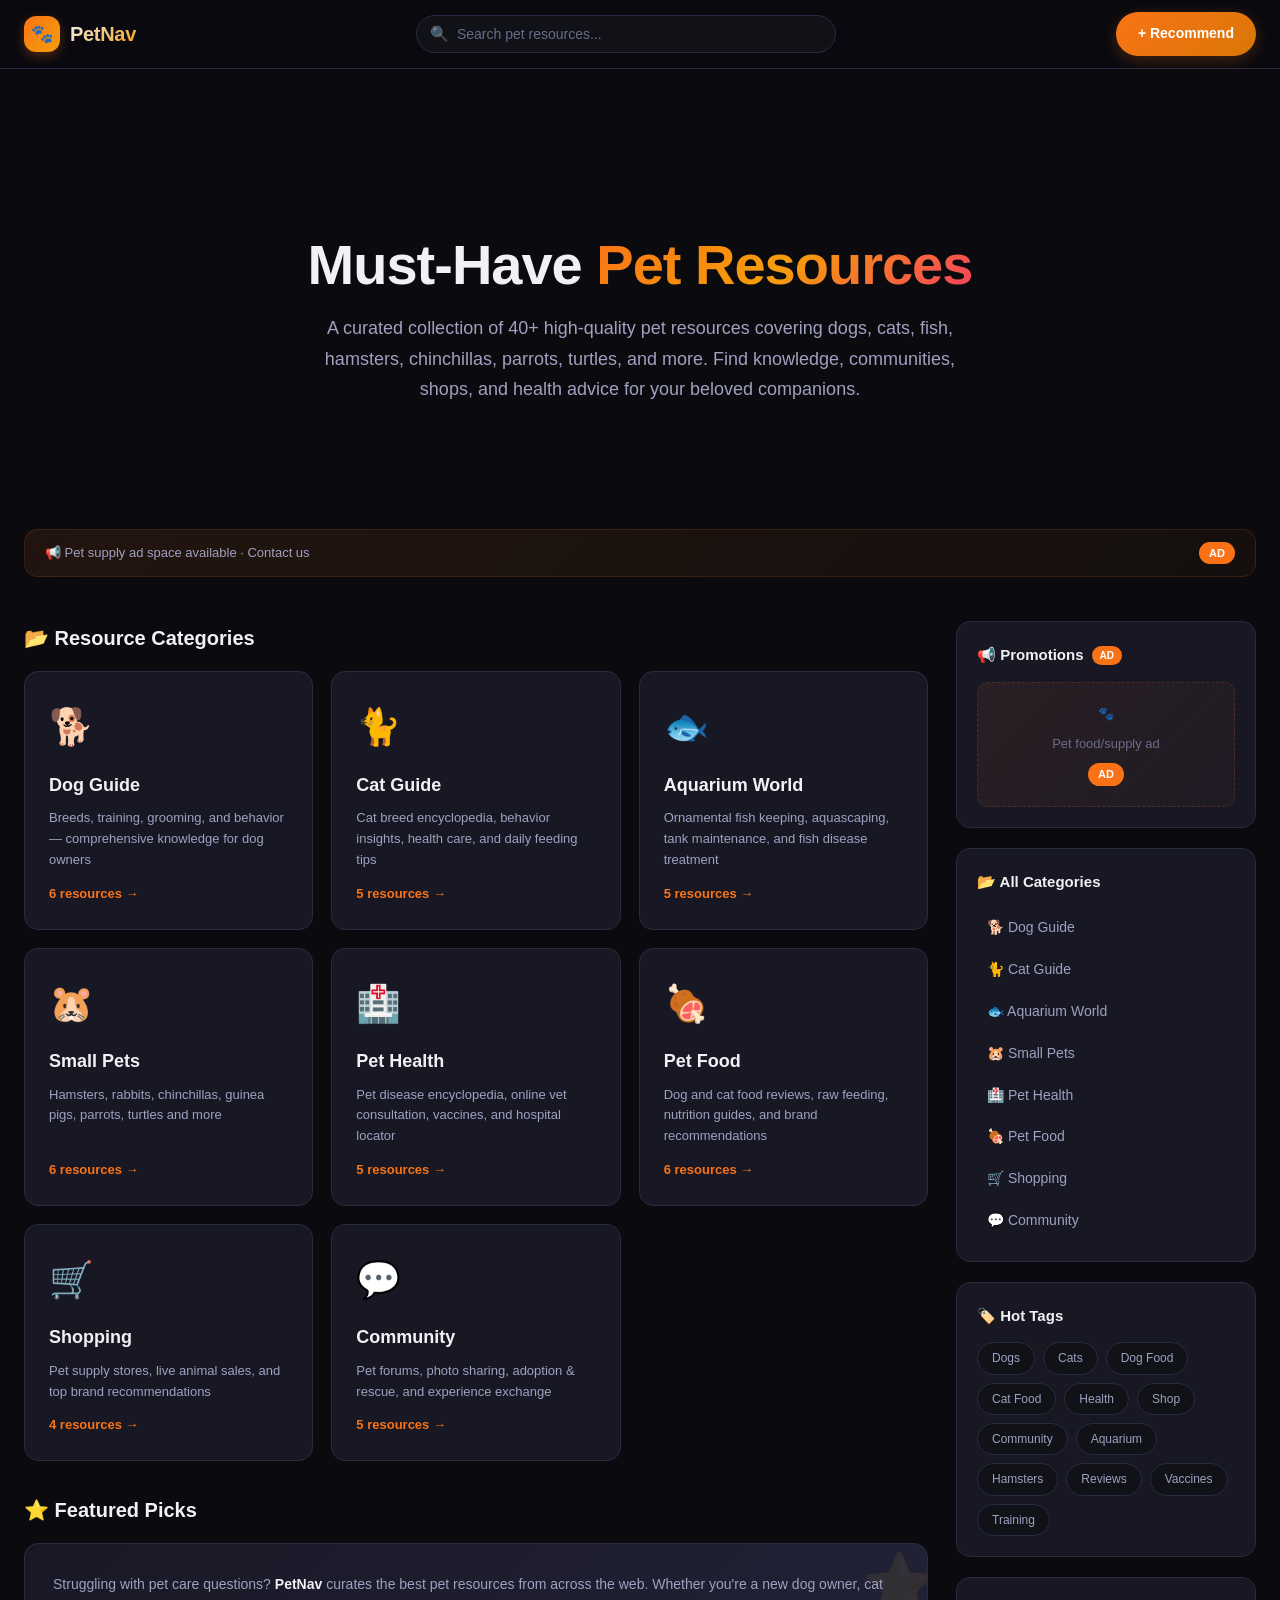
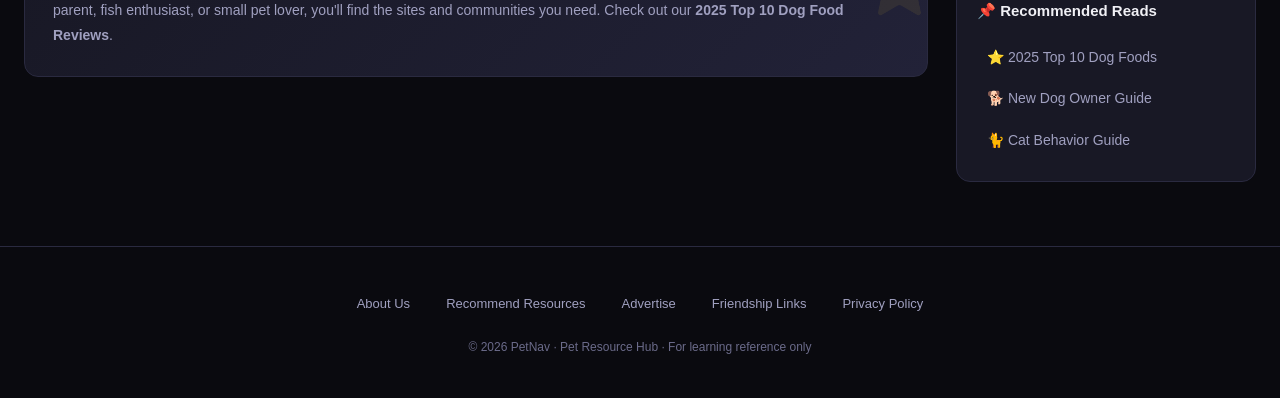
<file: index.html>
﻿<!DOCTYPE html>
<html lang="en">
<head>
<meta charset="UTF-8">
<meta name="viewport" content="width=device-width, initial-scale=1.0">
<meta name="google-site-verification" content="3oo1ja7AA0HiVp1oKQXMgiQd3FFTO9MNRyxlXl4qwM4" />
<title>Pet Navigation — One-Stop Pet Resource Hub</title>
<meta name="description" content="Curated pet resources for dogs, cats, fish, small pets, health, nutrition, shopping, and community. Everything you need for your furry friends.">
<meta name="keywords" content="pet navigation, dog, cat, pet community, pet shop, pet health, dog food, cat food">
<link rel="canonical" href="https://gremryong-cell.github.io/pet-nav-multi/">
<link rel="stylesheet" href="style.css"></head>
<body>
<header>
<div class="header-inner">
<a href="index.html" class="logo"><div class="logo-icon">🐾</div><span>PetNav</span></a>
<div class="search-box"><span class="search-icon">🔍</span>
<form action="index.html" method="get"><input type="text" name="q" placeholder="Search pet resources..." autocomplete="off"></form>
</div>
<div class="header-actions"><a href="contact.html" class="btn-submit">+ Recommend</a></div>
</div>
</header>
<section class="hero">
<h1>Must-Have <span>Pet Resources</span></h1>
<p>A curated collection of 40+ high-quality pet resources covering dogs, cats, fish, hamsters, chinchillas, parrots, turtles, and more. Find knowledge, communities, shops, and health advice for your beloved companions.</p>
</section>
<div class="ad-banner-wrap">
<div class="ad-banner" onclick="alert('Ad space available — contact the webmaster')"><span>📢 Pet supply ad space available · Contact us</span><span class="tag">AD</span></div>
</div>
<div class="main-layout">
<main>
<h2 class="section-title">📂 Resource Categories</h2>
<div class="cat-grid">
<a href="dogs.html" class="cat-card"><div class="cc-icon">🐕</div><h3>Dog Guide</h3><p>Breeds, training, grooming, and behavior — comprehensive knowledge for dog owners</p><span class="cc-count">6 resources →</span></a>
<a href="cats.html" class="cat-card"><div class="cc-icon">🐈</div><h3>Cat Guide</h3><p>Cat breed encyclopedia, behavior insights, health care, and daily feeding tips</p><span class="cc-count">5 resources →</span></a>
<a href="fish.html" class="cat-card"><div class="cc-icon">🐟</div><h3>Aquarium World</h3><p>Ornamental fish keeping, aquascaping, tank maintenance, and fish disease treatment</p><span class="cc-count">5 resources →</span></a>
<a href="small-pets.html" class="cat-card"><div class="cc-icon">🐹</div><h3>Small Pets</h3><p>Hamsters, rabbits, chinchillas, guinea pigs, parrots, turtles and more</p><span class="cc-count">6 resources →</span></a>
<a href="health.html" class="cat-card"><div class="cc-icon">🏥</div><h3>Pet Health</h3><p>Pet disease encyclopedia, online vet consultation, vaccines, and hospital locator</p><span class="cc-count">5 resources →</span></a>
<a href="food-nutrition.html" class="cat-card"><div class="cc-icon">🍖</div><h3>Pet Food</h3><p>Dog and cat food reviews, raw feeding, nutrition guides, and brand recommendations</p><span class="cc-count">6 resources →</span></a>
<a href="shop.html" class="cat-card"><div class="cc-icon">🛒</div><h3>Shopping</h3><p>Pet supply stores, live animal sales, and top brand recommendations</p><span class="cc-count">4 resources →</span></a>
<a href="community.html" class="cat-card"><div class="cc-icon">💬</div><h3>Community</h3><p>Pet forums, photo sharing, adoption & rescue, and experience exchange</p><span class="cc-count">5 resources →</span></a>
</div>
<h2 class="section-title">⭐ Featured Picks</h2>
<div class="featured-box">
<p style="font-size:14px;color:var(--text-secondary);line-height:1.8;">Struggling with pet care questions? <strong style="color:var(--text-primary);">PetNav</strong> curates the best pet resources from across the web. Whether you're a new dog owner, cat parent, fish enthusiast, or small pet lover, you'll find the sites and communities you need. Check out our <a href="best-dog-food.html" style="color:var(--accent);">2025 Top 10 Dog Food Reviews</a>.</p>
</div>
</main>
<aside class="sidebar">
<div class="sidebar-widget"><h3>📢 Promotions <span class="badge">AD</span></h3><div class="ad-sidebar" onclick="alert('Ad space available — contact the webmaster')"><span>🐾</span><span>Pet food/supply ad</span><span class="tag">AD</span></div></div>
<div class="sidebar-widget"><h3>📂 All Categories</h3><ul class="sidebar-links">
<li><a href="dogs.html">🐕 Dog Guide</a></li>
<li><a href="cats.html">🐈 Cat Guide</a></li>
<li><a href="fish.html">🐟 Aquarium World</a></li>
<li><a href="small-pets.html">🐹 Small Pets</a></li>
<li><a href="health.html">🏥 Pet Health</a></li>
<li><a href="food-nutrition.html">🍖 Pet Food</a></li>
<li><a href="shop.html">🛒 Shopping</a></li>
<li><a href="community.html">💬 Community</a></li>
</ul></div>
<div class="sidebar-widget"><h3>🏷️ Hot Tags</h3><div class="tags-cloud">
<a href="dogs.html">Dogs</a><a href="cats.html">Cats</a><a href="food-nutrition.html">Dog Food</a>
<a href="food-nutrition.html">Cat Food</a><a href="health.html">Health</a><a href="shop.html">Shop</a>
<a href="community.html">Community</a><a href="fish.html">Aquarium</a><a href="small-pets.html">Hamsters</a>
<a href="food-nutrition.html">Reviews</a><a href="health.html">Vaccines</a><a href="dogs.html">Training</a>
</div></div>
<div class="sidebar-widget"><h3>📌 Recommended Reads</h3><ul class="sidebar-links">
<li><a href="best-dog-food.html">⭐ 2025 Top 10 Dog Foods</a></li>
<li><a href="dogs.html">🐕 New Dog Owner Guide</a></li>
<li><a href="cats.html">🐈 Cat Behavior Guide</a></li>
</ul></div>
</aside>
</div>
<footer>
<div class="links"><a href="about.html">About Us</a><a href="contact.html">Recommend Resources</a><a href="contact.html">Advertise</a><a href="#">Friendship Links</a><a href="privacy.html">Privacy Policy</a></div>
<p>&copy; 2026 PetNav · Pet Resource Hub · For learning reference only</p>
</footer></body>
</html>
</file>
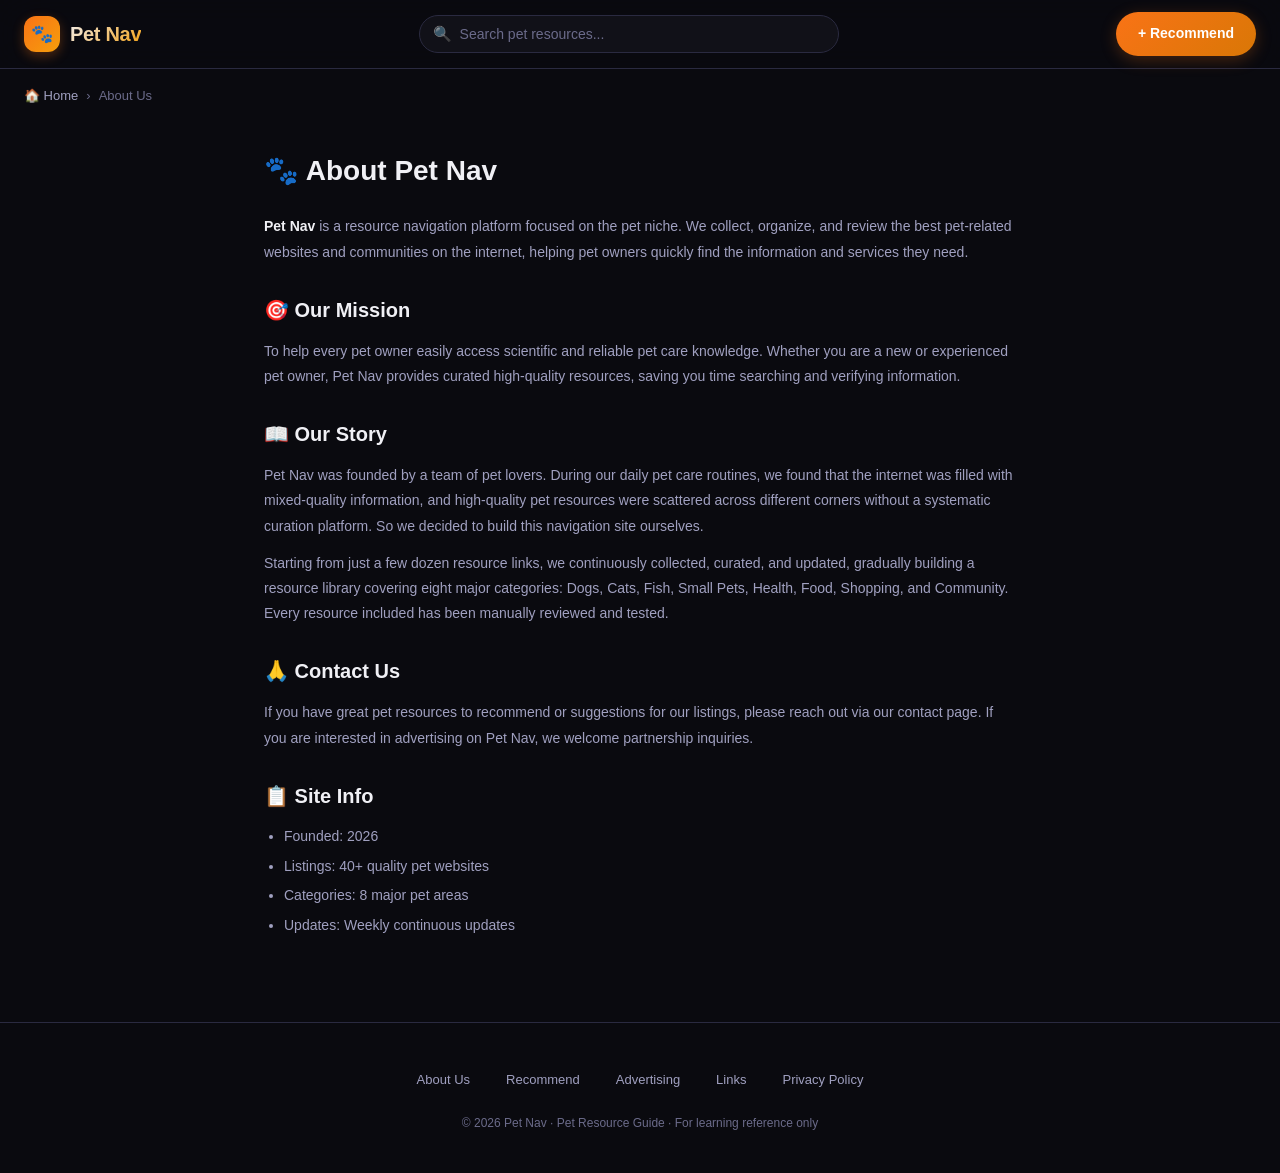
<file: about.html>
﻿<!DOCTYPE html><html lang="en"><head><meta charset="UTF-8"><meta name="viewport" content="width=device-width, initial-scale=1.0">
<meta name="google-site-verification" content="3oo1ja7AA0HiVp1oKQXMgiQd3FFTO9MNRyxlXl4qwM4" /><title>About Us — Pet Nav</title><meta name="description" content="Learn about Pet Nav: our mission, team, and vision to provide the best pet resource navigation for pet owners."><link rel="stylesheet" href="style.css"></head><body>
<header>
<div class="header-inner"><a href="index.html" class="logo"><div class="logo-icon">🐾</div><span>Pet Nav</span></a><div class="search-box"><span class="search-icon">🔍</span><form action="index.html" method="get"><input type="text" name="q" placeholder="Search pet resources..." autocomplete="off"></form></div><div class="header-actions"><a href="contact.html" class="btn-submit">+ Recommend</a></div></div></header>
<div class="breadcrumb"><a href="index.html">🏠 Home</a><span class="sep">›</span><span>About Us</span></div>
<section class="content-page">
<h1>🐾 About Pet Nav</h1>
<p><strong>Pet Nav</strong> is a resource navigation platform focused on the pet niche. We collect, organize, and review the best pet-related websites and communities on the internet, helping pet owners quickly find the information and services they need.</p>
<h2>🎯 Our Mission</h2>
<p>To help every pet owner easily access scientific and reliable pet care knowledge. Whether you are a new or experienced pet owner, Pet Nav provides curated high-quality resources, saving you time searching and verifying information.</p>
<h2>📖 Our Story</h2>
<p>Pet Nav was founded by a team of pet lovers. During our daily pet care routines, we found that the internet was filled with mixed-quality information, and high-quality pet resources were scattered across different corners without a systematic curation platform. So we decided to build this navigation site ourselves.</p>
<p>Starting from just a few dozen resource links, we continuously collected, curated, and updated, gradually building a resource library covering eight major categories: Dogs, Cats, Fish, Small Pets, Health, Food, Shopping, and Community. Every resource included has been manually reviewed and tested.</p>
<h2>🙏 Contact Us</h2>
<p>If you have great pet resources to recommend or suggestions for our listings, please reach out via our <a href="contact.html" style="color:var(--accent);">contact page</a>. If you are interested in advertising on Pet Nav, we welcome partnership inquiries.</p>
<h2>📋 Site Info</h2>
<ul>
<li>Founded: 2026</li>
<li>Listings: 40+ quality pet websites</li>
<li>Categories: 8 major pet areas</li>
<li>Updates: Weekly continuous updates</li>
</ul>
</section>
<footer><div class="links"><a href="about.html">About Us</a><a href="contact.html">Recommend</a><a href="contact.html">Advertising</a><a href="#">Links</a><a href="privacy.html">Privacy Policy</a></div><p>&copy; 2026 Pet Nav &middot; Pet Resource Guide &middot; For learning reference only</p></footer></body></html>
</file>
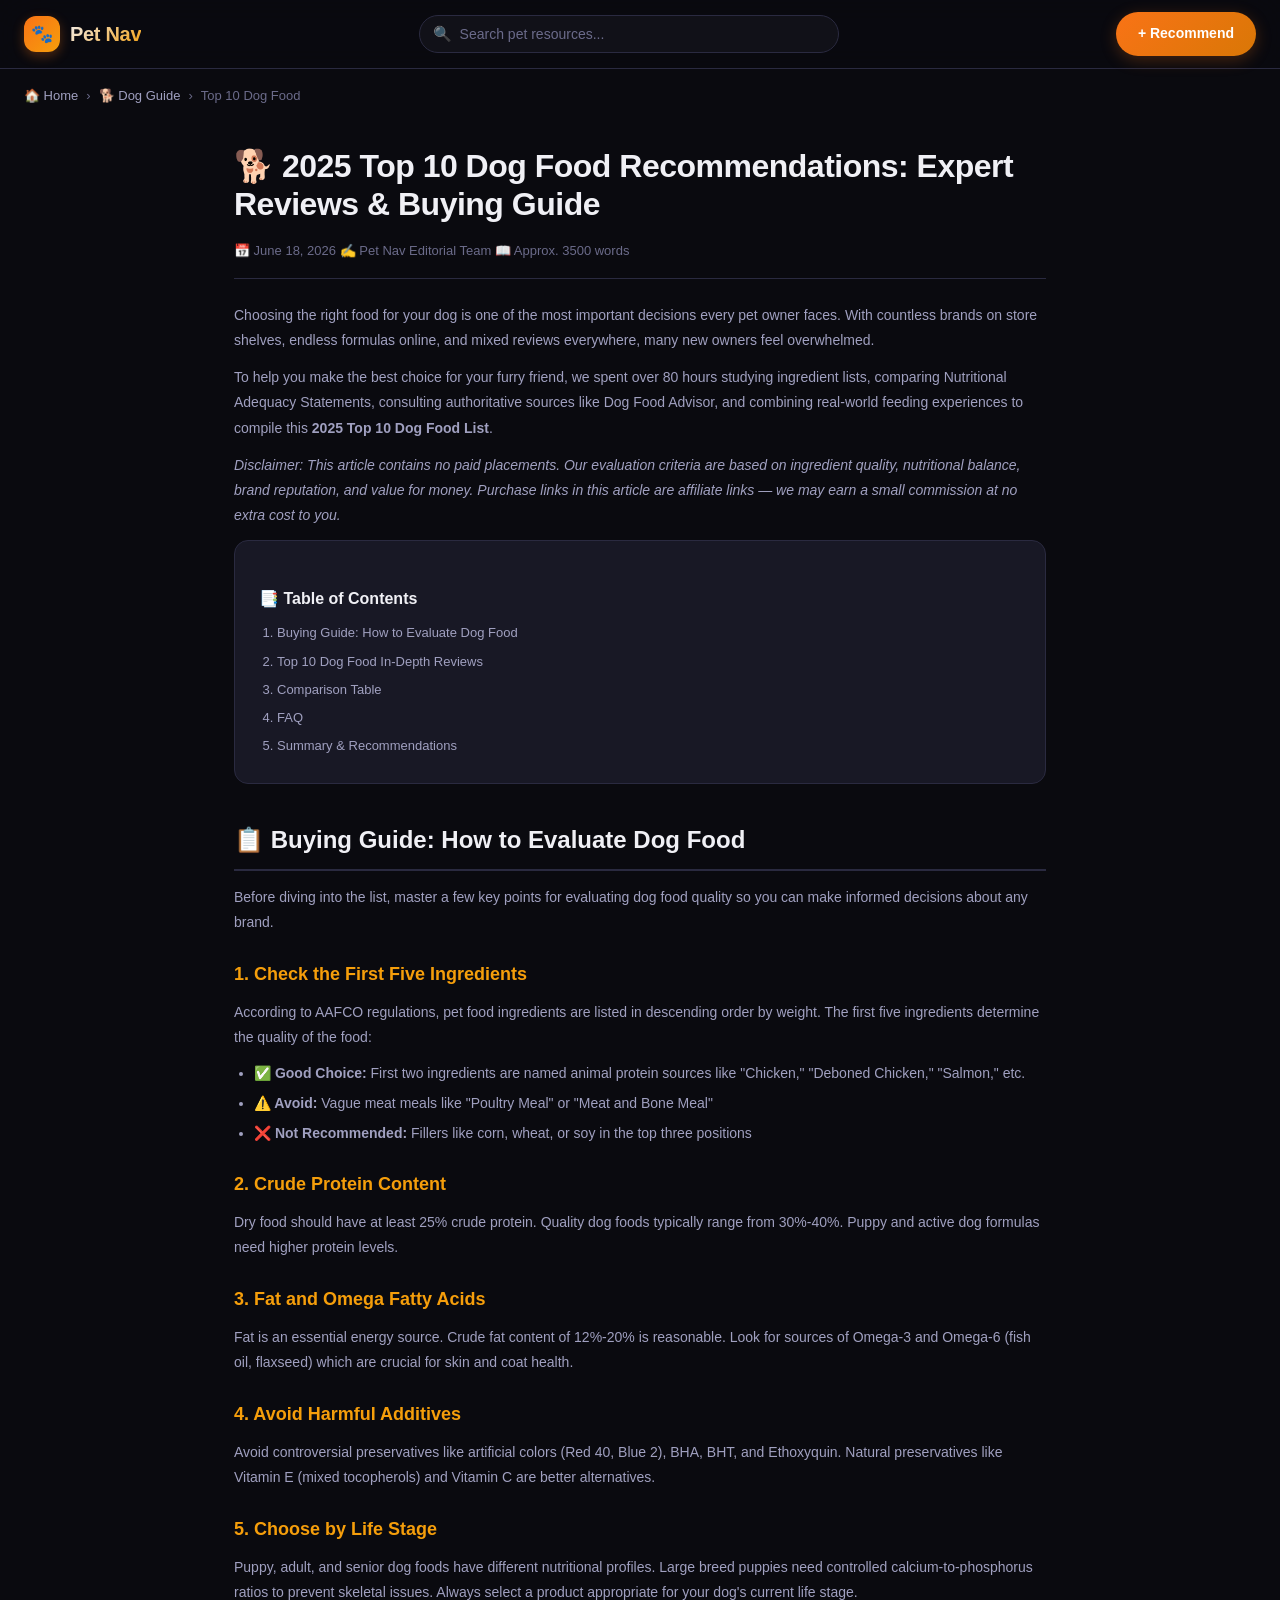
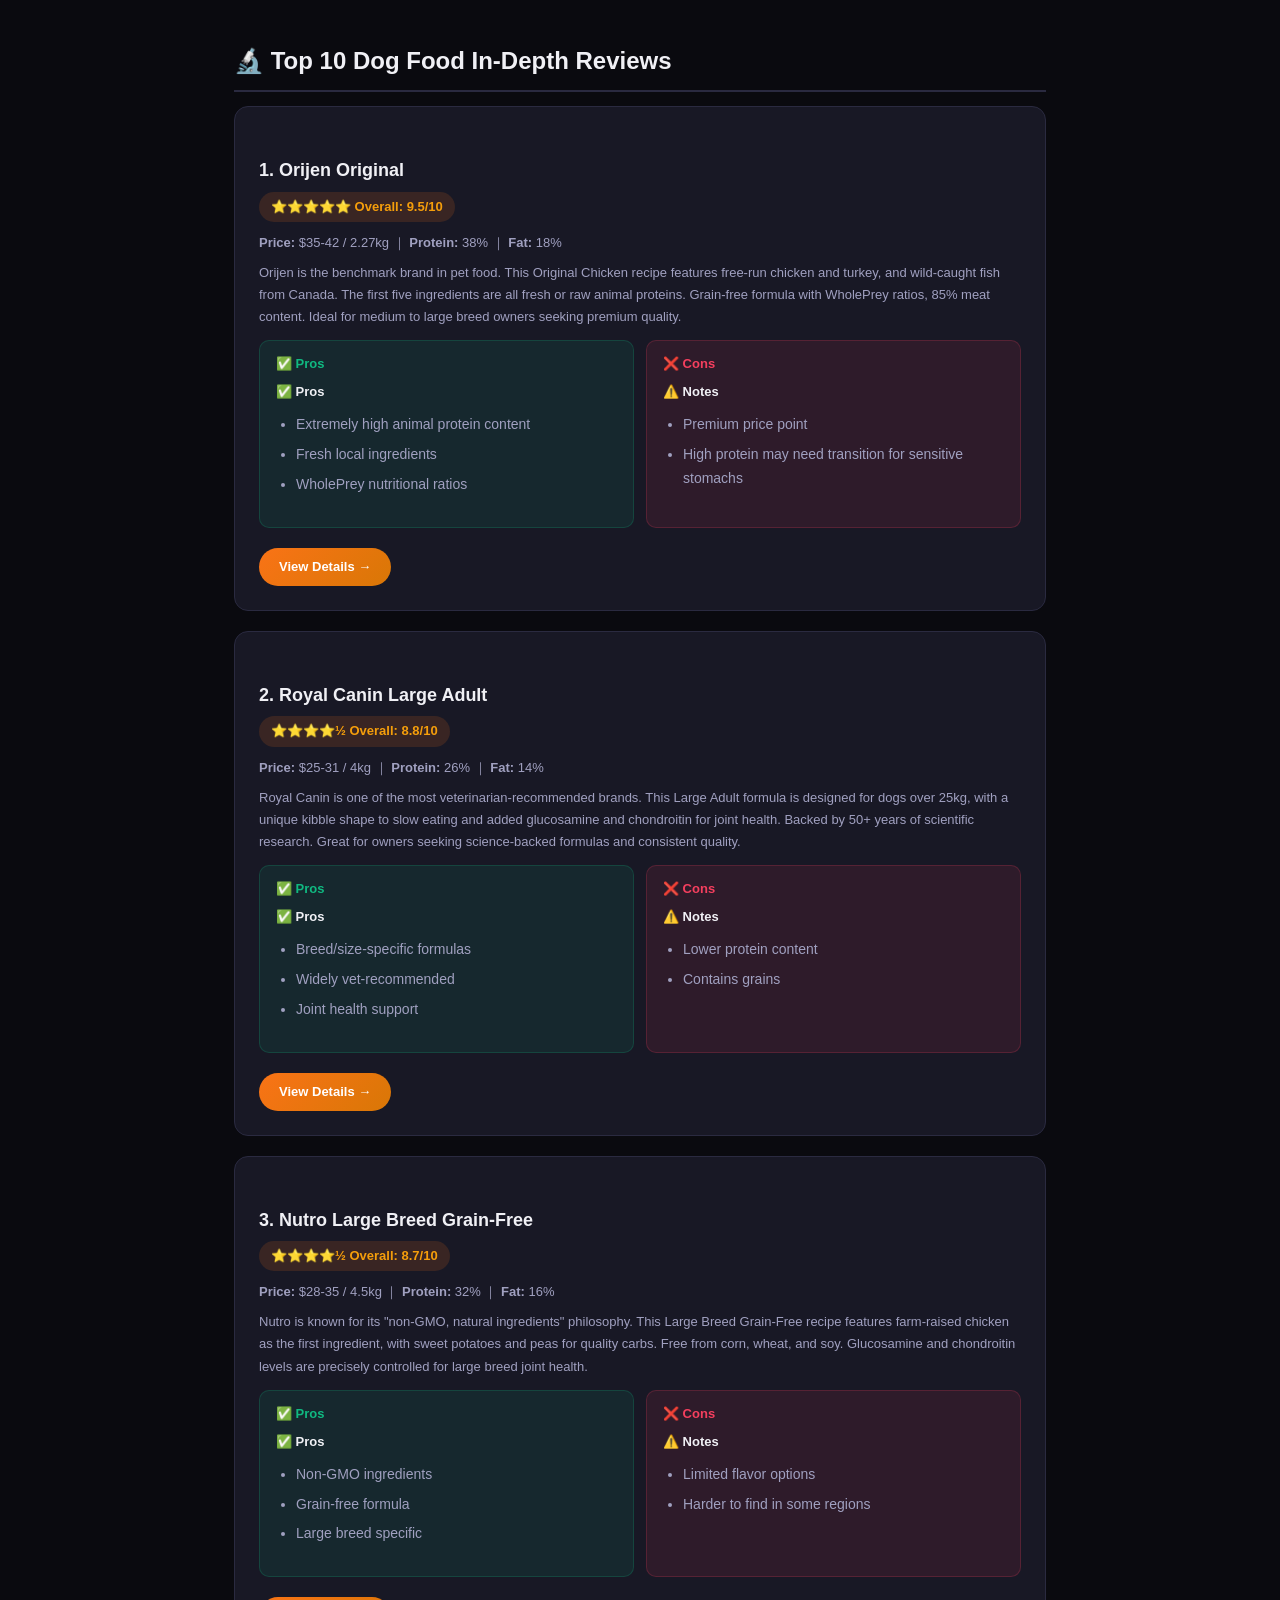
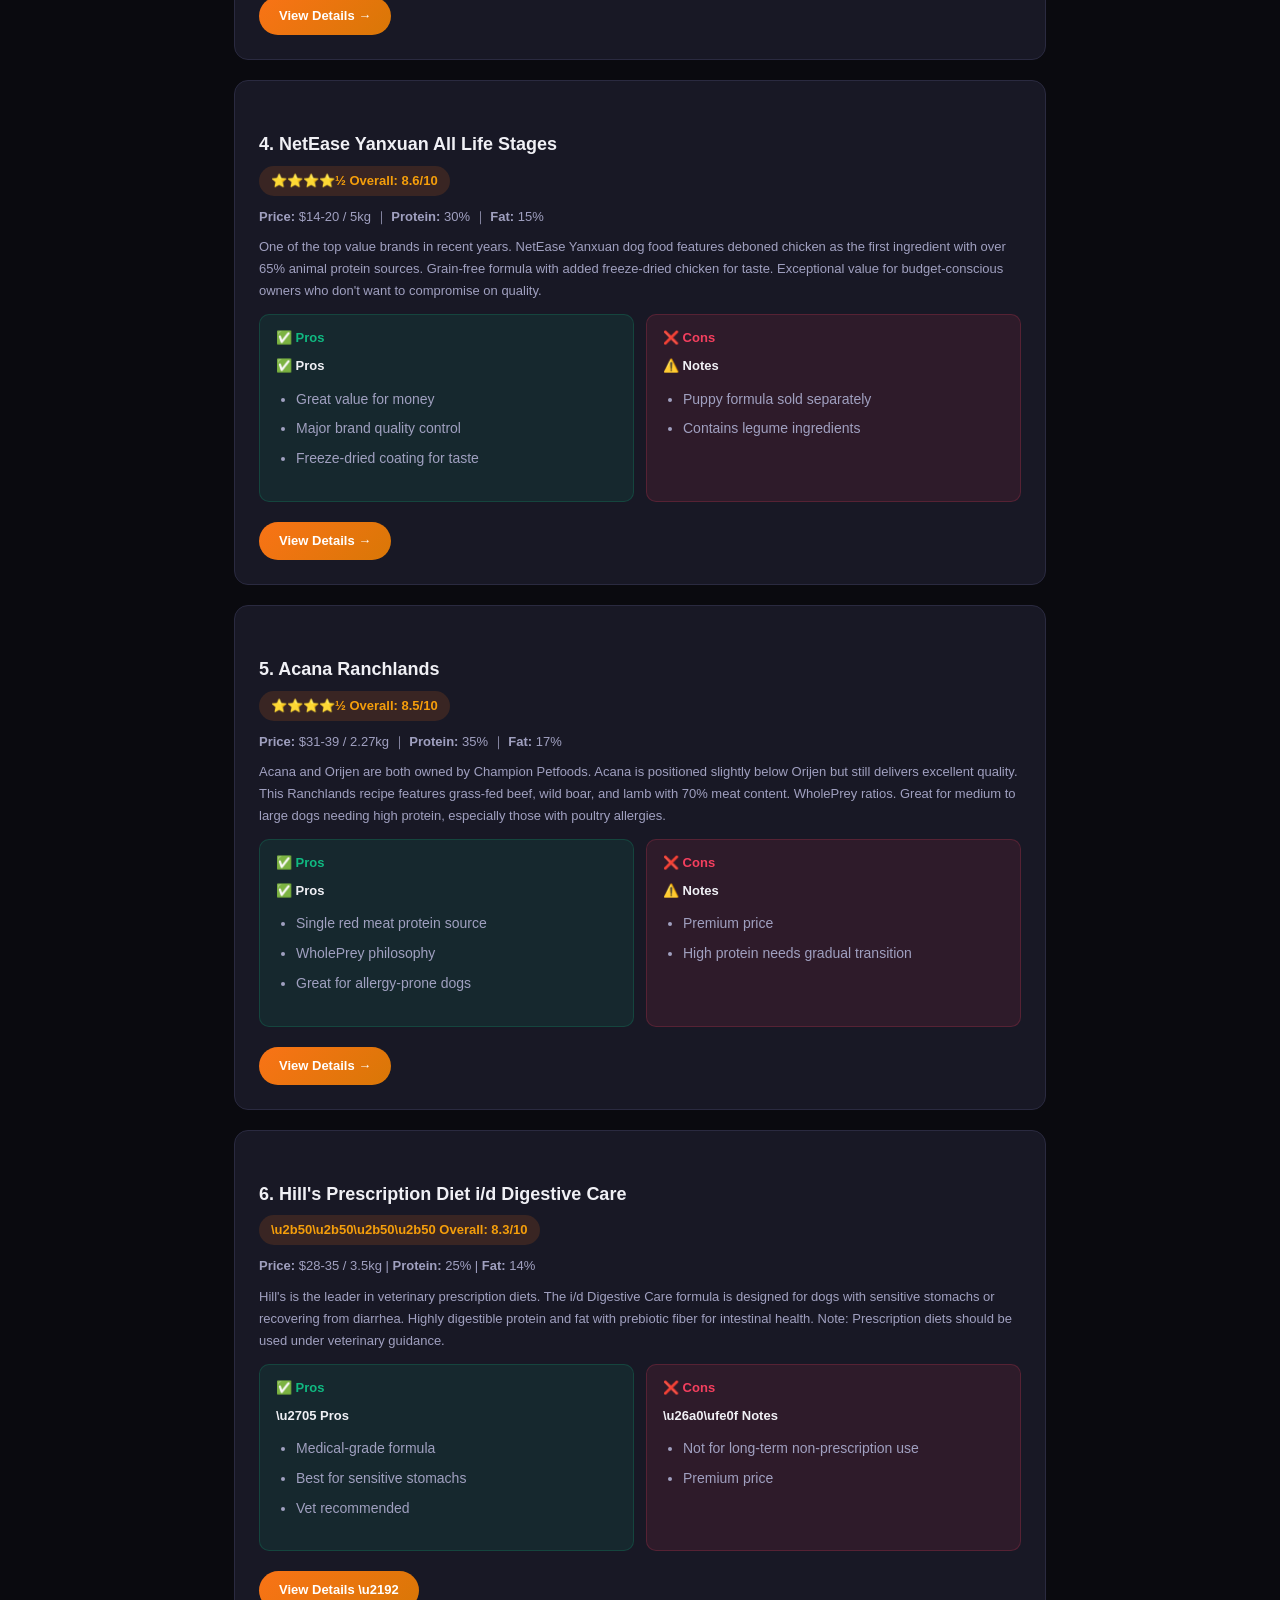
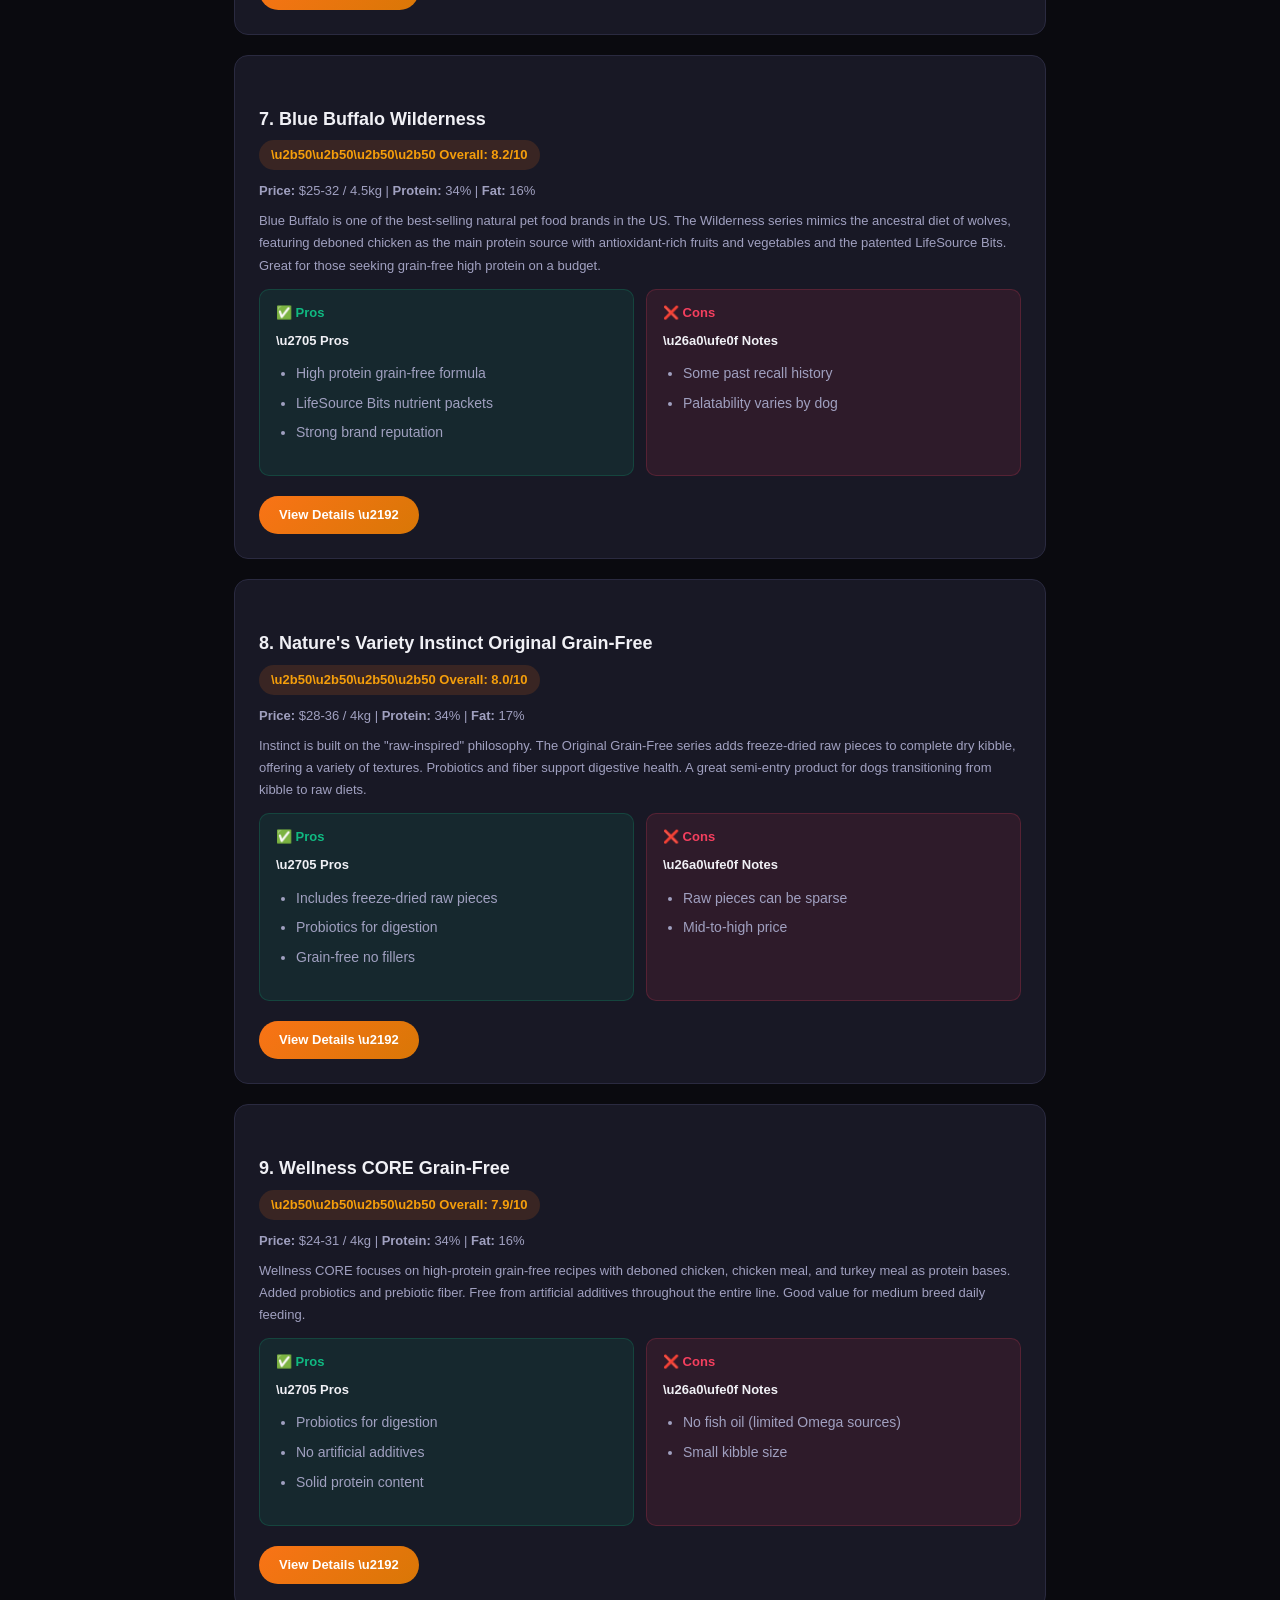
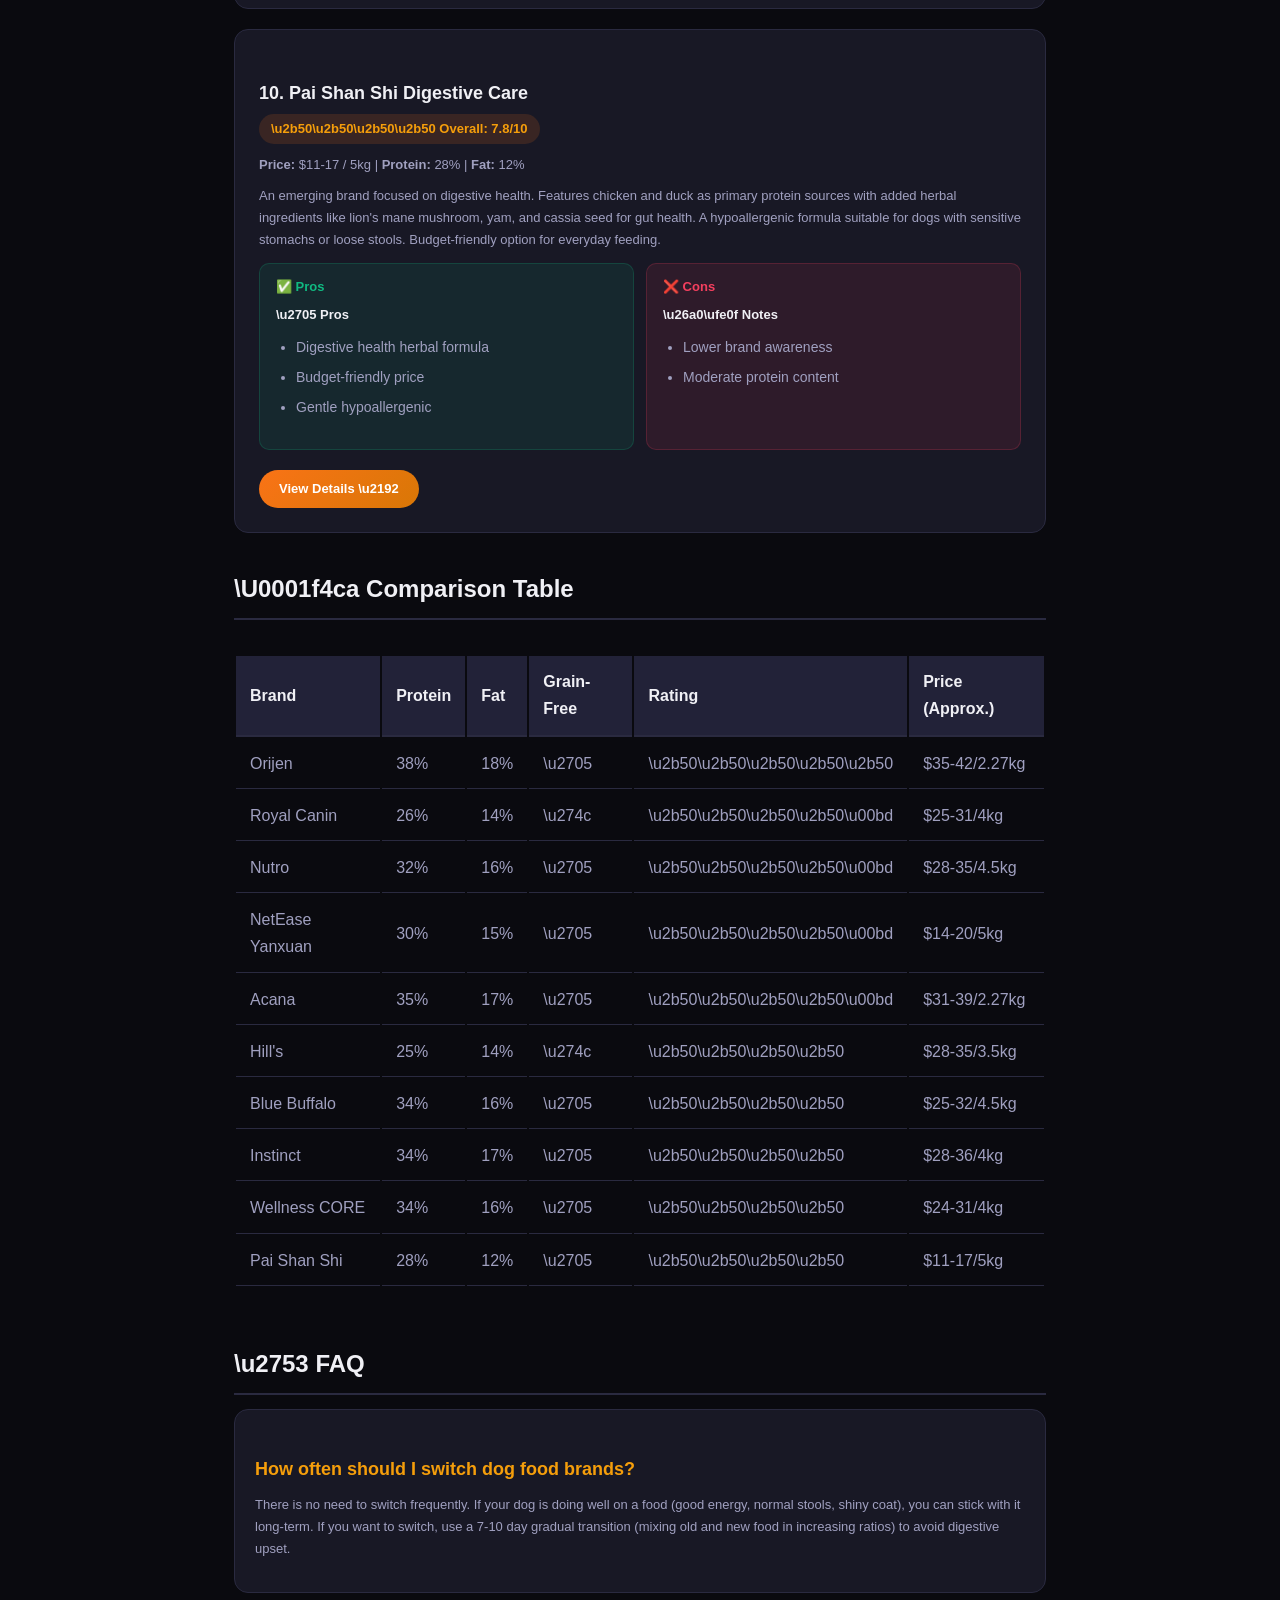
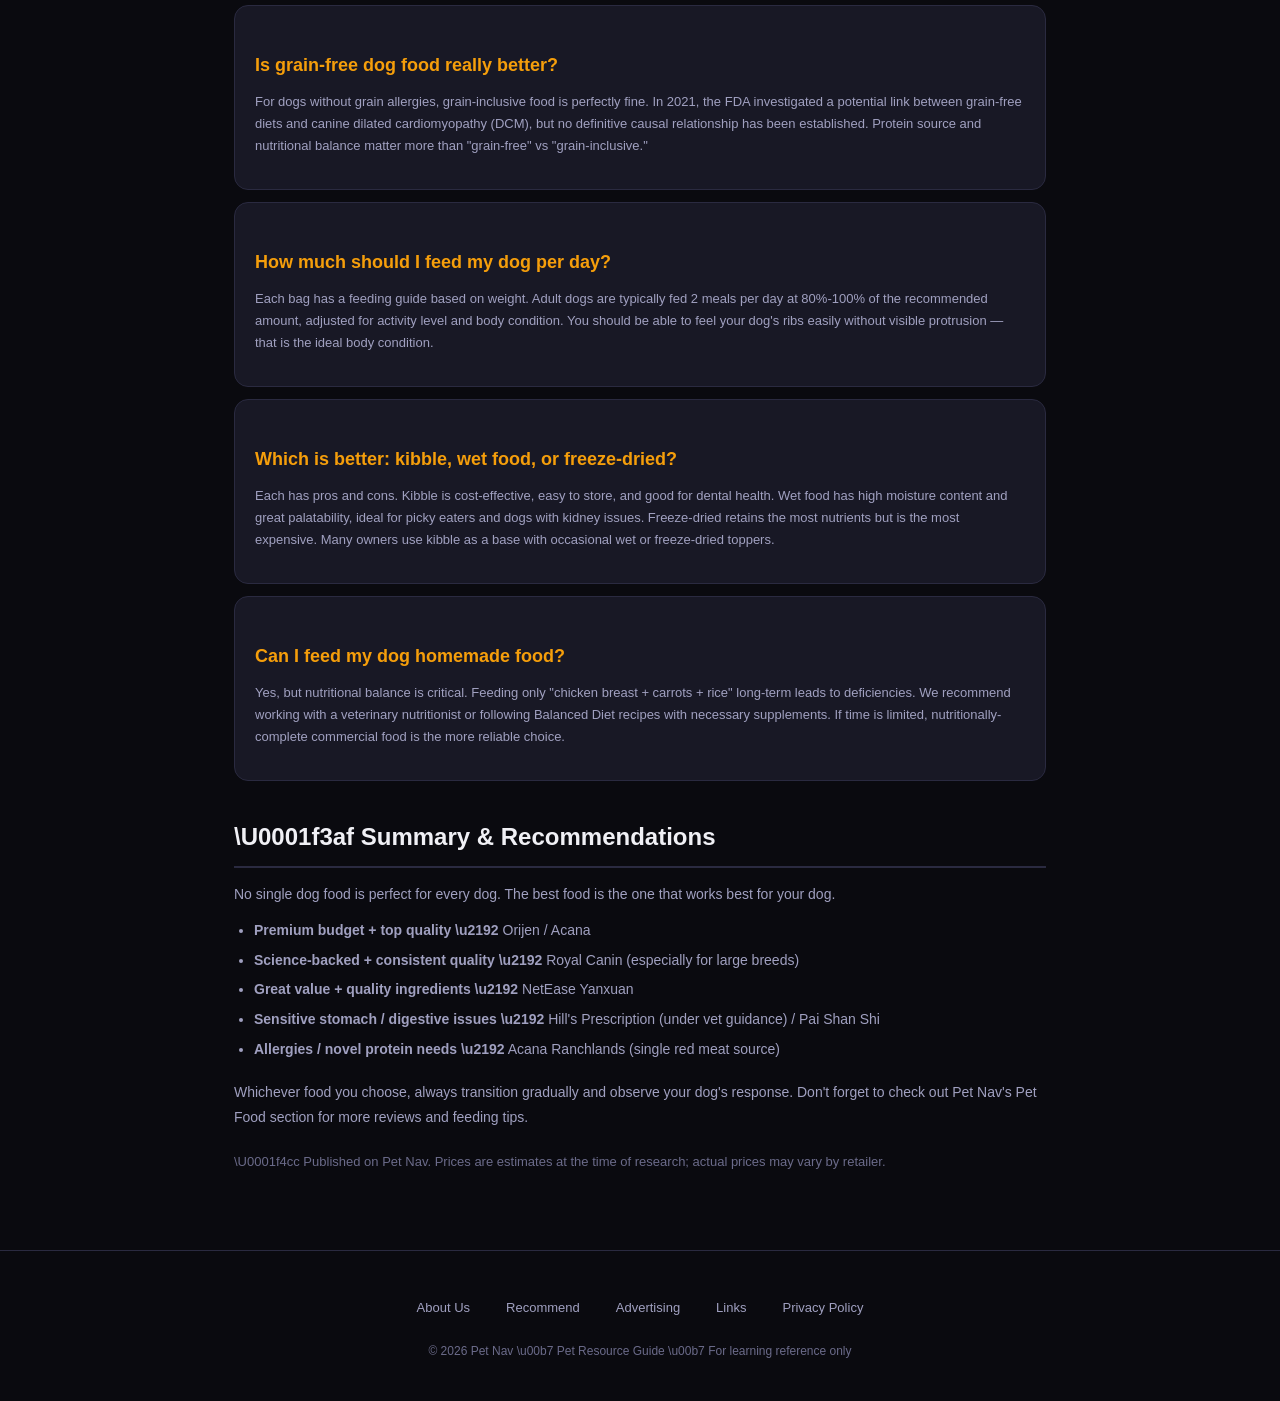
<file: best-dog-food.html>
<!DOCTYPE html>
<html lang="en">
<head>
<meta charset="UTF-8">
<meta name="viewport" content="width=device-width, initial-scale=1.0">
<meta name="google-site-verification" content="3oo1ja7AA0HiVp1oKQXMgiQd3FFTO9MNRyxlXl4qwM4" />
<title>2025 Top 10 Dog Food Recommendations: Expert Reviews &amp; Buying Guide — Pet Nav</title>
<meta name="description" content="2025 in-depth dog food review: Orijen, Royal Canin, Nutro and other top brands compared. Includes ingredient analysis, value ratings, and buying tips.">
<meta name="keywords" content="dog food recommendations, dog food review, best dog food, dog food guide, 2025 dog food">
<link rel="canonical" href="https://gremryong-cell.github.io/pet-nav-multi/best-dog-food.html">
<link rel="stylesheet" href="style.css"><script type="application/ld+json"> {   "@context": "https://schema.org",   "@type": "Article",   "headline": "2025 Top 10 Dog Food Recommendations: Expert Reviews &amp; Buying Guide",   "description": "In-depth comparison of 10 popular dog foods with ingredient analysis, value ratings, and buying tips.",   "datePublished": "2026-06-18",   "author": {"@type": "Organization", "name": "Pet Nav"} } </script>
</head>
<body>
<header>
<div class="header-inner"><a href="index.html" class="logo"><div class="logo-icon">🐾</div><span>Pet Nav</span></a><div class="search-box"><span class="search-icon">🔍</span><form action="index.html" method="get"><input type="text" name="q" placeholder="Search pet resources..." autocomplete="off"></form></div><div class="header-actions"><a href="contact.html" class="btn-submit">+ Recommend</a></div></div></header>
<div class="breadcrumb"><a href="index.html">🏠 Home</a><span class="sep">›</span><a href="dogs.html">🐕 Dog Guide</a><span class="sep">›</span><span>Top 10 Dog Food</span></div>
<article class="article">
<h1>🐕 2025 Top 10 Dog Food Recommendations: Expert Reviews &amp; Buying Guide</h1>
<div class="meta">
<span>📅 June 18, 2026</span>
<span>✍️ Pet Nav Editorial Team</span>
<span>📖 Approx. 3500 words</span>
</div>
<p>Choosing the right food for your dog is one of the most important decisions every pet owner faces. With countless brands on store shelves, endless formulas online, and mixed reviews everywhere, many new owners feel overwhelmed.</p>
<p>To help you make the best choice for your furry friend, we spent over 80 hours studying ingredient lists, comparing Nutritional Adequacy Statements, consulting authoritative sources like Dog Food Advisor, and combining real-world feeding experiences to compile this <strong>2025 Top 10 Dog Food List</strong>.</p>
<p><em>Disclaimer: This article contains no paid placements. Our evaluation criteria are based on ingredient quality, nutritional balance, brand reputation, and value for money. Purchase links in this article are affiliate links — we may earn a small commission at no extra cost to you.</em></p>
<div class="toc">
<h3>📑 Table of Contents</h3>
<ol>
<li><a href="#guide">Buying Guide: How to Evaluate Dog Food</a></li>
<li><a href="#reviews">Top 10 Dog Food In-Depth Reviews</a></li>
<li><a href="#compare">Comparison Table</a></li>
<li><a href="#faq">FAQ</a></li>
<li><a href="#conclusion">Summary &amp; Recommendations</a></li>
</ol>
</div>
<!-- === Section 1: Guide === -->
<h2 id="guide">📋 Buying Guide: How to Evaluate Dog Food</h2>
<p>Before diving into the list, master a few key points for evaluating dog food quality so you can make informed decisions about any brand.</p>
<h3>1. Check the First Five Ingredients</h3>
<p>According to AAFCO regulations, pet food ingredients are listed in descending order by weight. The first five ingredients determine the quality of the food:</p>
<ul>
<li><strong>✅ Good Choice:</strong> First two ingredients are named animal protein sources like "Chicken," "Deboned Chicken," "Salmon," etc.</li>
<li><strong>⚠️ Avoid:</strong> Vague meat meals like "Poultry Meal" or "Meat and Bone Meal"</li>
<li><strong>❌ Not Recommended:</strong> Fillers like corn, wheat, or soy in the top three positions</li>
</ul>
<h3>2. Crude Protein Content</h3>
<p>Dry food should have at least 25% crude protein. Quality dog foods typically range from 30%-40%. Puppy and active dog formulas need higher protein levels.</p>
<h3>3. Fat and Omega Fatty Acids</h3>
<p>Fat is an essential energy source. Crude fat content of 12%-20% is reasonable. Look for sources of Omega-3 and Omega-6 (fish oil, flaxseed) which are crucial for skin and coat health.</p>
<h3>4. Avoid Harmful Additives</h3>
<p>Avoid controversial preservatives like artificial colors (Red 40, Blue 2), BHA, BHT, and Ethoxyquin. Natural preservatives like Vitamin E (mixed tocopherols) and Vitamin C are better alternatives.</p>
<h3>5. Choose by Life Stage</h3>
<p>Puppy, adult, and senior dog foods have different nutritional profiles. Large breed puppies need controlled calcium-to-phosphorus ratios to prevent skeletal issues. Always select a product appropriate for your dog's current life stage.</p>
<!-- === Section 2: Reviews === -->
<h2 id="reviews">🔬 Top 10 Dog Food In-Depth Reviews</h2>
<div class="review-card">
<h3>1. Orijen Original</h3>
<div class="rating">⭐⭐⭐⭐⭐ Overall: 9.5/10</div>
<p><strong>Price:</strong> $35-42 / 2.27kg ｜ <strong>Protein:</strong> 38% ｜ <strong>Fat:</strong> 18%</p>
<p>Orijen is the benchmark brand in pet food. This Original Chicken recipe features free-run chicken and turkey, and wild-caught fish from Canada. The first five ingredients are all fresh or raw animal proteins. Grain-free formula with WholePrey ratios, 85% meat content. Ideal for medium to large breed owners seeking premium quality.</p>
<div class="pros-cons">
<div class="pros"><h4>✅ Pros</h4><ul><li>Extremely high animal protein content</li><li>Fresh local ingredients</li><li>WholePrey nutritional ratios</li></ul></div>
<div class="cons"><h4>⚠️ Notes</h4><ul><li>Premium price point</li><li>High protein may need transition for sensitive stomachs</li></ul></div>
</div>
<a class="btn-buy" href="https://www.orijen.com" target="_blank">View Details →</a>
</div>
<div class="review-card">
<h3>2. Royal Canin Large Adult</h3>
<div class="rating">⭐⭐⭐⭐½ Overall: 8.8/10</div>
<p><strong>Price:</strong> $25-31 / 4kg ｜ <strong>Protein:</strong> 26% ｜ <strong>Fat:</strong> 14%</p>
<p>Royal Canin is one of the most veterinarian-recommended brands. This Large Adult formula is designed for dogs over 25kg, with a unique kibble shape to slow eating and added glucosamine and chondroitin for joint health. Backed by 50+ years of scientific research. Great for owners seeking science-backed formulas and consistent quality.</p>
<div class="pros-cons">
<div class="pros"><h4>✅ Pros</h4><ul><li>Breed/size-specific formulas</li><li>Widely vet-recommended</li><li>Joint health support</li></ul></div>
<div class="cons"><h4>⚠️ Notes</h4><ul><li>Lower protein content</li><li>Contains grains</li></ul></div>
</div>
<a class="btn-buy" href="https://www.royalcanin.com" target="_blank">View Details →</a>
</div>
<div class="review-card">
<h3>3. Nutro Large Breed Grain-Free</h3>
<div class="rating">⭐⭐⭐⭐½ Overall: 8.7/10</div>
<p><strong>Price:</strong> $28-35 / 4.5kg ｜ <strong>Protein:</strong> 32% ｜ <strong>Fat:</strong> 16%</p>
<p>Nutro is known for its "non-GMO, natural ingredients" philosophy. This Large Breed Grain-Free recipe features farm-raised chicken as the first ingredient, with sweet potatoes and peas for quality carbs. Free from corn, wheat, and soy. Glucosamine and chondroitin levels are precisely controlled for large breed joint health.</p>
<div class="pros-cons">
<div class="pros"><h4>✅ Pros</h4><ul><li>Non-GMO ingredients</li><li>Grain-free formula</li><li>Large breed specific</li></ul></div>
<div class="cons"><h4>⚠️ Notes</h4><ul><li>Limited flavor options</li><li>Harder to find in some regions</li></ul></div>
</div>
<a class="btn-buy" href="https://www.nutro.com" target="_blank">View Details →</a>
</div>
<div class="review-card">
<h3>4. NetEase Yanxuan All Life Stages</h3>
<div class="rating">⭐⭐⭐⭐½ Overall: 8.6/10</div>
<p><strong>Price:</strong> $14-20 / 5kg ｜ <strong>Protein:</strong> 30% ｜ <strong>Fat:</strong> 15%</p>
<p>One of the top value brands in recent years. NetEase Yanxuan dog food features deboned chicken as the first ingredient with over 65% animal protein sources. Grain-free formula with added freeze-dried chicken for taste. Exceptional value for budget-conscious owners who don't want to compromise on quality.</p>
<div class="pros-cons">
<div class="pros"><h4>✅ Pros</h4><ul><li>Great value for money</li><li>Major brand quality control</li><li>Freeze-dried coating for taste</li></ul></div>
<div class="cons"><h4>⚠️ Notes</h4><ul><li>Puppy formula sold separately</li><li>Contains legume ingredients</li></ul></div>
</div>
<a class="btn-buy" href="https://www.chewy.com" target="_blank">View Details →</a>
</div>
<div class="review-card">
<h3>5. Acana Ranchlands</h3>
<div class="rating">⭐⭐⭐⭐½ Overall: 8.5/10</div>
<p><strong>Price:</strong> $31-39 / 2.27kg ｜ <strong>Protein:</strong> 35% ｜ <strong>Fat:</strong> 17%</p>
<p>Acana and Orijen are both owned by Champion Petfoods. Acana is positioned slightly below Orijen but still delivers excellent quality. This Ranchlands recipe features grass-fed beef, wild boar, and lamb with 70% meat content. WholePrey ratios. Great for medium to large dogs needing high protein, especially those with poultry allergies.</p>
<div class="pros-cons">
<div class="pros"><h4>✅ Pros</h4><ul><li>Single red meat protein source</li><li>WholePrey philosophy</li><li>Great for allergy-prone dogs</li></ul></div>
<div class="cons"><h4>⚠️ Notes</h4><ul><li>Premium price</li><li>High protein needs gradual transition</li></ul></div>
</div>
<a class="btn-buy" href="https://www.acana.com" target="_blank">View Details →</a>
</div>
<div class="review-card">
<h3>6. Hill's Prescription Diet i/d Digestive Care</h3>
<div class="rating">\u2b50\u2b50\u2b50\u2b50 Overall: 8.3/10</div>
<p><strong>Price:</strong> $28-35 / 3.5kg | <strong>Protein:</strong> 25% | <strong>Fat:</strong> 14%</p>
<p>Hill's is the leader in veterinary prescription diets. The i/d Digestive Care formula is designed for dogs with sensitive stomachs or recovering from diarrhea. Highly digestible protein and fat with prebiotic fiber for intestinal health. Note: Prescription diets should be used under veterinary guidance.</p>
<div class="pros-cons">
<div class="pros"><h4>\u2705 Pros</h4><ul><li>Medical-grade formula</li><li>Best for sensitive stomachs</li><li>Vet recommended</li></ul></div>
<div class="cons"><h4>\u26a0\ufe0f Notes</h4><ul><li>Not for long-term non-prescription use</li><li>Premium price</li></ul></div>
</div>
<a class="btn-buy" href="https://www.hillspet.com" target="_blank">View Details \u2192</a>
</div>
<div class="review-card">
<h3>7. Blue Buffalo Wilderness</h3>
<div class="rating">\u2b50\u2b50\u2b50\u2b50 Overall: 8.2/10</div>
<p><strong>Price:</strong> $25-32 / 4.5kg | <strong>Protein:</strong> 34% | <strong>Fat:</strong> 16%</p>
<p>Blue Buffalo is one of the best-selling natural pet food brands in the US. The Wilderness series mimics the ancestral diet of wolves, featuring deboned chicken as the main protein source with antioxidant-rich fruits and vegetables and the patented LifeSource Bits. Great for those seeking grain-free high protein on a budget.</p>
<div class="pros-cons">
<div class="pros"><h4>\u2705 Pros</h4><ul><li>High protein grain-free formula</li><li>LifeSource Bits nutrient packets</li><li>Strong brand reputation</li></ul></div>
<div class="cons"><h4>\u26a0\ufe0f Notes</h4><ul><li>Some past recall history</li><li>Palatability varies by dog</li></ul></div>
</div>
<a class="btn-buy" href="https://www.bluebuffalo.com" target="_blank">View Details \u2192</a>
</div>
<div class="review-card">
<h3>8. Nature's Variety Instinct Original Grain-Free</h3>
<div class="rating">\u2b50\u2b50\u2b50\u2b50 Overall: 8.0/10</div>
<p><strong>Price:</strong> $28-36 / 4kg | <strong>Protein:</strong> 34% | <strong>Fat:</strong> 17%</p>
<p>Instinct is built on the "raw-inspired" philosophy. The Original Grain-Free series adds freeze-dried raw pieces to complete dry kibble, offering a variety of textures. Probiotics and fiber support digestive health. A great semi-entry product for dogs transitioning from kibble to raw diets.</p>
<div class="pros-cons">
<div class="pros"><h4>\u2705 Pros</h4><ul><li>Includes freeze-dried raw pieces</li><li>Probiotics for digestion</li><li>Grain-free no fillers</li></ul></div>
<div class="cons"><h4>\u26a0\ufe0f Notes</h4><ul><li>Raw pieces can be sparse</li><li>Mid-to-high price</li></ul></div>
</div>
<a class="btn-buy" href="https://www.instinctpetfood.com" target="_blank">View Details \u2192</a>
</div>
<div class="review-card">
<h3>9. Wellness CORE Grain-Free</h3>
<div class="rating">\u2b50\u2b50\u2b50\u2b50 Overall: 7.9/10</div>
<p><strong>Price:</strong> $24-31 / 4kg | <strong>Protein:</strong> 34% | <strong>Fat:</strong> 16%</p>
<p>Wellness CORE focuses on high-protein grain-free recipes with deboned chicken, chicken meal, and turkey meal as protein bases. Added probiotics and prebiotic fiber. Free from artificial additives throughout the entire line. Good value for medium breed daily feeding.</p>
<div class="pros-cons">
<div class="pros"><h4>\u2705 Pros</h4><ul><li>Probiotics for digestion</li><li>No artificial additives</li><li>Solid protein content</li></ul></div>
<div class="cons"><h4>\u26a0\ufe0f Notes</h4><ul><li>No fish oil (limited Omega sources)</li><li>Small kibble size</li></ul></div>
</div>
<a class="btn-buy" href="https://www.wellnesspetfood.com" target="_blank">View Details \u2192</a>
</div>
<div class="review-card">
<h3>10. Pai Shan Shi Digestive Care</h3>
<div class="rating">\u2b50\u2b50\u2b50\u2b50 Overall: 7.8/10</div>
<p><strong>Price:</strong> $11-17 / 5kg | <strong>Protein:</strong> 28% | <strong>Fat:</strong> 12%</p>
<p>An emerging brand focused on digestive health. Features chicken and duck as primary protein sources with added herbal ingredients like lion's mane mushroom, yam, and cassia seed for gut health. A hypoallergenic formula suitable for dogs with sensitive stomachs or loose stools. Budget-friendly option for everyday feeding.</p>
<div class="pros-cons">
<div class="pros"><h4>\u2705 Pros</h4><ul><li>Digestive health herbal formula</li><li>Budget-friendly price</li><li>Gentle hypoallergenic</li></ul></div>
<div class="cons"><h4>\u26a0\ufe0f Notes</h4><ul><li>Lower brand awareness</li><li>Moderate protein content</li></ul></div>
</div>
<a class="btn-buy" href="https://www.petsense.com" target="_blank">View Details \u2192</a>
</div>
<!-- === Section 3: Comparison === -->
<h2 id="compare">\U0001f4ca Comparison Table</h2>
<div style="overflow-x:auto;">
<table class="comp-table">
<thead><tr><th>Brand</th><th>Protein</th><th>Fat</th><th>Grain-Free</th><th>Rating</th><th>Price (Approx.)</th></tr></thead>
<tbody>
<tr><td>Orijen</td><td>38%</td><td>18%</td><td>\u2705</td><td class="stars">\u2b50\u2b50\u2b50\u2b50\u2b50</td><td>$35-42/2.27kg</td></tr>
<tr><td>Royal Canin</td><td>26%</td><td>14%</td><td>\u274c</td><td class="stars">\u2b50\u2b50\u2b50\u2b50\u00bd</td><td>$25-31/4kg</td></tr>
<tr><td>Nutro</td><td>32%</td><td>16%</td><td>\u2705</td><td class="stars">\u2b50\u2b50\u2b50\u2b50\u00bd</td><td>$28-35/4.5kg</td></tr>
<tr><td>NetEase Yanxuan</td><td>30%</td><td>15%</td><td>\u2705</td><td class="stars">\u2b50\u2b50\u2b50\u2b50\u00bd</td><td>$14-20/5kg</td></tr>
<tr><td>Acana</td><td>35%</td><td>17%</td><td>\u2705</td><td class="stars">\u2b50\u2b50\u2b50\u2b50\u00bd</td><td>$31-39/2.27kg</td></tr>
<tr><td>Hill's</td><td>25%</td><td>14%</td><td>\u274c</td><td class="stars">\u2b50\u2b50\u2b50\u2b50</td><td>$28-35/3.5kg</td></tr>
<tr><td>Blue Buffalo</td><td>34%</td><td>16%</td><td>\u2705</td><td class="stars">\u2b50\u2b50\u2b50\u2b50</td><td>$25-32/4.5kg</td></tr>
<tr><td>Instinct</td><td>34%</td><td>17%</td><td>\u2705</td><td class="stars">\u2b50\u2b50\u2b50\u2b50</td><td>$28-36/4kg</td></tr>
<tr><td>Wellness CORE</td><td>34%</td><td>16%</td><td>\u2705</td><td class="stars">\u2b50\u2b50\u2b50\u2b50</td><td>$24-31/4kg</td></tr>
<tr><td>Pai Shan Shi</td><td>28%</td><td>12%</td><td>\u2705</td><td class="stars">\u2b50\u2b50\u2b50\u2b50</td><td>$11-17/5kg</td></tr>
</tbody>
</table>
</div>
<!-- === Section 4: FAQ === -->
<h2 id="faq">\u2753 FAQ</h2>
<div class="faq-item"><h3>How often should I switch dog food brands?</h3><p>There is no need to switch frequently. If your dog is doing well on a food (good energy, normal stools, shiny coat), you can stick with it long-term. If you want to switch, use a 7-10 day gradual transition (mixing old and new food in increasing ratios) to avoid digestive upset.</p></div>
<div class="faq-item"><h3>Is grain-free dog food really better?</h3><p>For dogs without grain allergies, grain-inclusive food is perfectly fine. In 2021, the FDA investigated a potential link between grain-free diets and canine dilated cardiomyopathy (DCM), but no definitive causal relationship has been established. Protein source and nutritional balance matter more than "grain-free" vs "grain-inclusive."</p></div>
<div class="faq-item"><h3>How much should I feed my dog per day?</h3><p>Each bag has a feeding guide based on weight. Adult dogs are typically fed 2 meals per day at 80%-100% of the recommended amount, adjusted for activity level and body condition. You should be able to feel your dog's ribs easily without visible protrusion — that is the ideal body condition.</p></div>
<div class="faq-item"><h3>Which is better: kibble, wet food, or freeze-dried?</h3><p>Each has pros and cons. Kibble is cost-effective, easy to store, and good for dental health. Wet food has high moisture content and great palatability, ideal for picky eaters and dogs with kidney issues. Freeze-dried retains the most nutrients but is the most expensive. Many owners use kibble as a base with occasional wet or freeze-dried toppers.</p></div>
<div class="faq-item"><h3>Can I feed my dog homemade food?</h3><p>Yes, but nutritional balance is critical. Feeding only "chicken breast + carrots + rice" long-term leads to deficiencies. We recommend working with a veterinary nutritionist or following Balanced Diet recipes with necessary supplements. If time is limited, nutritionally-complete commercial food is the more reliable choice.</p></div>
<!-- === Section 5: Conclusion === -->
<h2 id="conclusion">\U0001f3af Summary &amp; Recommendations</h2>
<p>No single dog food is perfect for every dog. The best food is the one that works best for your dog.</p>
<ul>
<li><strong>Premium budget + top quality \u2192</strong> Orijen / Acana</li>
<li><strong>Science-backed + consistent quality \u2192</strong> Royal Canin (especially for large breeds)</li>
<li><strong>Great value + quality ingredients \u2192</strong> NetEase Yanxuan</li>
<li><strong>Sensitive stomach / digestive issues \u2192</strong> Hill's Prescription (under vet guidance) / Pai Shan Shi</li>
<li><strong>Allergies / novel protein needs \u2192</strong> Acana Ranchlands (single red meat source)</li>
</ul>
<p>Whichever food you choose, always transition gradually and observe your dog's response. Don't forget to check out <a href="food-nutrition.html" style="color:var(--accent);">Pet Nav's Pet Food section</a> for more reviews and feeding tips.</p>
<p style="margin-top:20px;color:var(--text-muted);font-size:13px;">\U0001f4cc Published on Pet Nav. Prices are estimates at the time of research; actual prices may vary by retailer.</p>
</article>
<footer><div class="links"><a href="about.html">About Us</a><a href="contact.html">Recommend</a><a href="contact.html">Advertising</a><a href="#">Links</a><a href="privacy.html">Privacy Policy</a></div><p>&copy; 2026 Pet Nav \u00b7 Pet Resource Guide \u00b7 For learning reference only</p></footer></body></html>
</file>
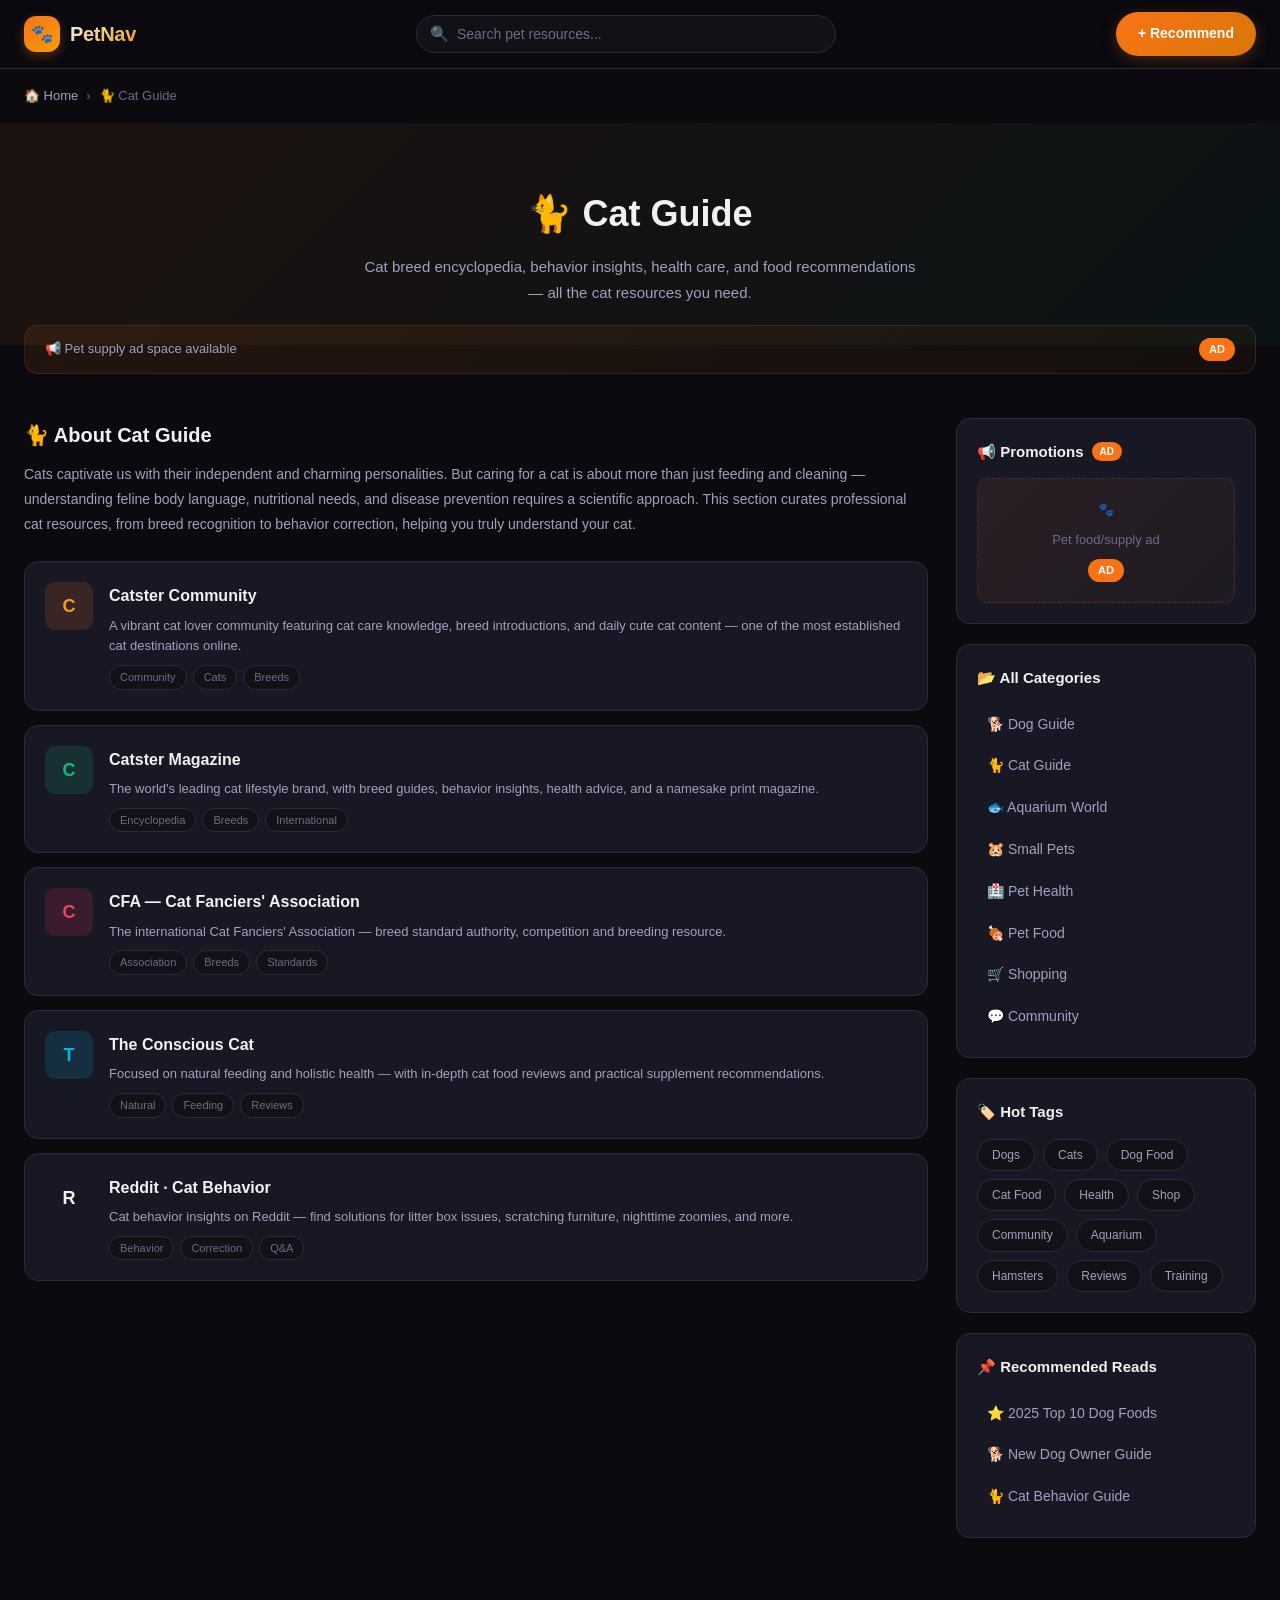
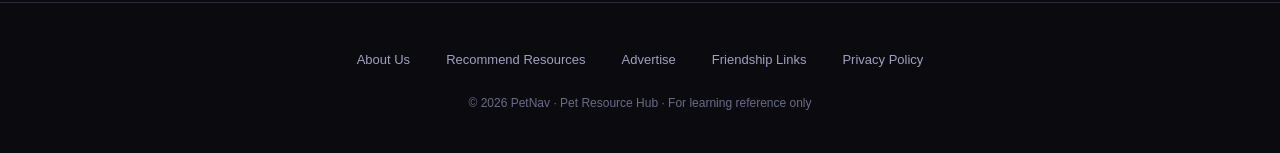
<file: cats.html>
﻿<!DOCTYPE html>
<html lang="en">
<head>
<meta charset="UTF-8">
<meta name="viewport" content="width=device-width, initial-scale=1.0">
<meta name="google-site-verification" content="3oo1ja7AA0HiVp1oKQXMgiQd3FFTO9MNRyxlXl4qwM4" />
<title>🐈 Cat Guide — PetNav</title>
<meta name="description" content="Essential cat resources: breed encyclopedia, behavior insights, health care, cat food reviews, and cat communities.">
<link rel="canonical" href="https://gremryong-cell.github.io/pet-nav-multi/cats.html">
<link rel="stylesheet" href="style.css"></head>
<body>
<header>
<div class="header-inner">
<a href="index.html" class="logo"><div class="logo-icon">🐾</div><span>PetNav</span></a>
<div class="search-box"><span class="search-icon">🔍</span>
<form action="index.html" method="get"><input type="text" name="q" placeholder="Search pet resources..." autocomplete="off"></form>
</div>
<div class="header-actions"><a href="contact.html" class="btn-submit">+ Recommend</a></div>
</div>
</header>
<div class="breadcrumb"><a href="index.html">🏠 Home</a><span class="sep">›</span><span>🐈 Cat Guide</span></div>
<section class="hero-inner">
<h1>🐈 <span>Cat Guide</span></h1>
<p>Cat breed encyclopedia, behavior insights, health care, and food recommendations — all the cat resources you need.</p>
</section>
<div class="ad-banner-wrap">
<div class="ad-banner" onclick="alert('Ad space available')"><span>📢 Pet supply ad space available</span><span class="tag">AD</span></div>
</div>
<div class="main-layout">
<main>
<div class="page-intro">
<h2>🐈 About Cat Guide</h2>
<p>Cats captivate us with their independent and charming personalities. But caring for a cat is about more than just feeding and cleaning — understanding feline body language, nutritional needs, and disease prevention requires a scientific approach. This section curates professional cat resources, from breed recognition to behavior correction, helping you truly understand your cat.</p>
</div>
<div class="resources-list">
<div class="resource-item"><div class="ri-icon icon-amber">C</div><div class="ri-body"><h3><a href="https://www.catster.com" target="_blank">Catster Community</a></h3><p>A vibrant cat lover community featuring cat care knowledge, breed introductions, and daily cute cat content — one of the most established cat destinations online.</p><div class="ri-tags"><span>Community</span><span>Cats</span><span>Breeds</span></div></div></div>
<div class="resource-item"><div class="ri-icon icon-emerald">C</div><div class="ri-body"><h3><a href="https://www.catster.com" target="_blank">Catster Magazine</a></h3><p>The world's leading cat lifestyle brand, with breed guides, behavior insights, health advice, and a namesake print magazine.</p><div class="ri-tags"><span>Encyclopedia</span><span>Breeds</span><span>International</span></div></div></div>
<div class="resource-item"><div class="ri-icon icon-pink">C</div><div class="ri-body"><h3><a href="https://cfa.org" target="_blank">CFA — Cat Fanciers' Association</a></h3><p>The international Cat Fanciers' Association — breed standard authority, competition and breeding resource.</p><div class="ri-tags"><span>Association</span><span>Breeds</span><span>Standards</span></div></div></div>
<div class="resource-item"><div class="ri-icon icon-sky">T</div><div class="ri-body"><h3><a href="https://consciouscat.net" target="_blank">The Conscious Cat</a></h3><p>Focused on natural feeding and holistic health — with in-depth cat food reviews and practical supplement recommendations.</p><div class="ri-tags"><span>Natural</span><span>Feeding</span><span>Reviews</span></div></div></div>
<div class="resource-item"><div class="ri-icon icon-rose">R</div><div class="ri-body"><h3><a href="https://www.reddit.com" target="_blank">Reddit · Cat Behavior</a></h3><p>Cat behavior insights on Reddit — find solutions for litter box issues, scratching furniture, nighttime zoomies, and more.</p><div class="ri-tags"><span>Behavior</span><span>Correction</span><span>Q&A</span></div></div></div>
</div>
</main>
<aside class="sidebar">
<div class="sidebar-widget"><h3>📢 Promotions <span class="badge">AD</span></h3><div class="ad-sidebar" onclick="alert('Ad space available')"><span>🐾</span><span>Pet food/supply ad</span><span class="tag">AD</span></div></div>
<div class="sidebar-widget"><h3>📂 All Categories</h3><ul class="sidebar-links">
<li><a href="dogs.html">🐕 Dog Guide</a></li><li><a href="cats.html">🐈 Cat Guide</a></li><li><a href="fish.html">🐟 Aquarium World</a></li><li><a href="small-pets.html">🐹 Small Pets</a></li><li><a href="health.html">🏥 Pet Health</a></li><li><a href="food-nutrition.html">🍖 Pet Food</a></li><li><a href="shop.html">🛒 Shopping</a></li><li><a href="community.html">💬 Community</a></li>
</ul></div>
<div class="sidebar-widget"><h3>🏷️ Hot Tags</h3><div class="tags-cloud">
<a href="dogs.html">Dogs</a><a href="cats.html">Cats</a><a href="food-nutrition.html">Dog Food</a><a href="food-nutrition.html">Cat Food</a><a href="health.html">Health</a><a href="shop.html">Shop</a><a href="community.html">Community</a><a href="fish.html">Aquarium</a><a href="small-pets.html">Hamsters</a><a href="food-nutrition.html">Reviews</a><a href="dogs.html">Training</a>
</div></div>
<div class="sidebar-widget"><h3>📌 Recommended Reads</h3><ul class="sidebar-links">
<li><a href="best-dog-food.html">⭐ 2025 Top 10 Dog Foods</a></li><li><a href="dogs.html">🐕 New Dog Owner Guide</a></li><li><a href="cats.html">🐈 Cat Behavior Guide</a></li>
</ul></div>
</aside>
</div>
<footer>
<div class="links"><a href="about.html">About Us</a><a href="contact.html">Recommend Resources</a><a href="contact.html">Advertise</a><a href="#">Friendship Links</a><a href="privacy.html">Privacy Policy</a></div>
<p>&copy; 2026 PetNav · Pet Resource Hub · For learning reference only</p>
</footer></body>
</html>
</file>
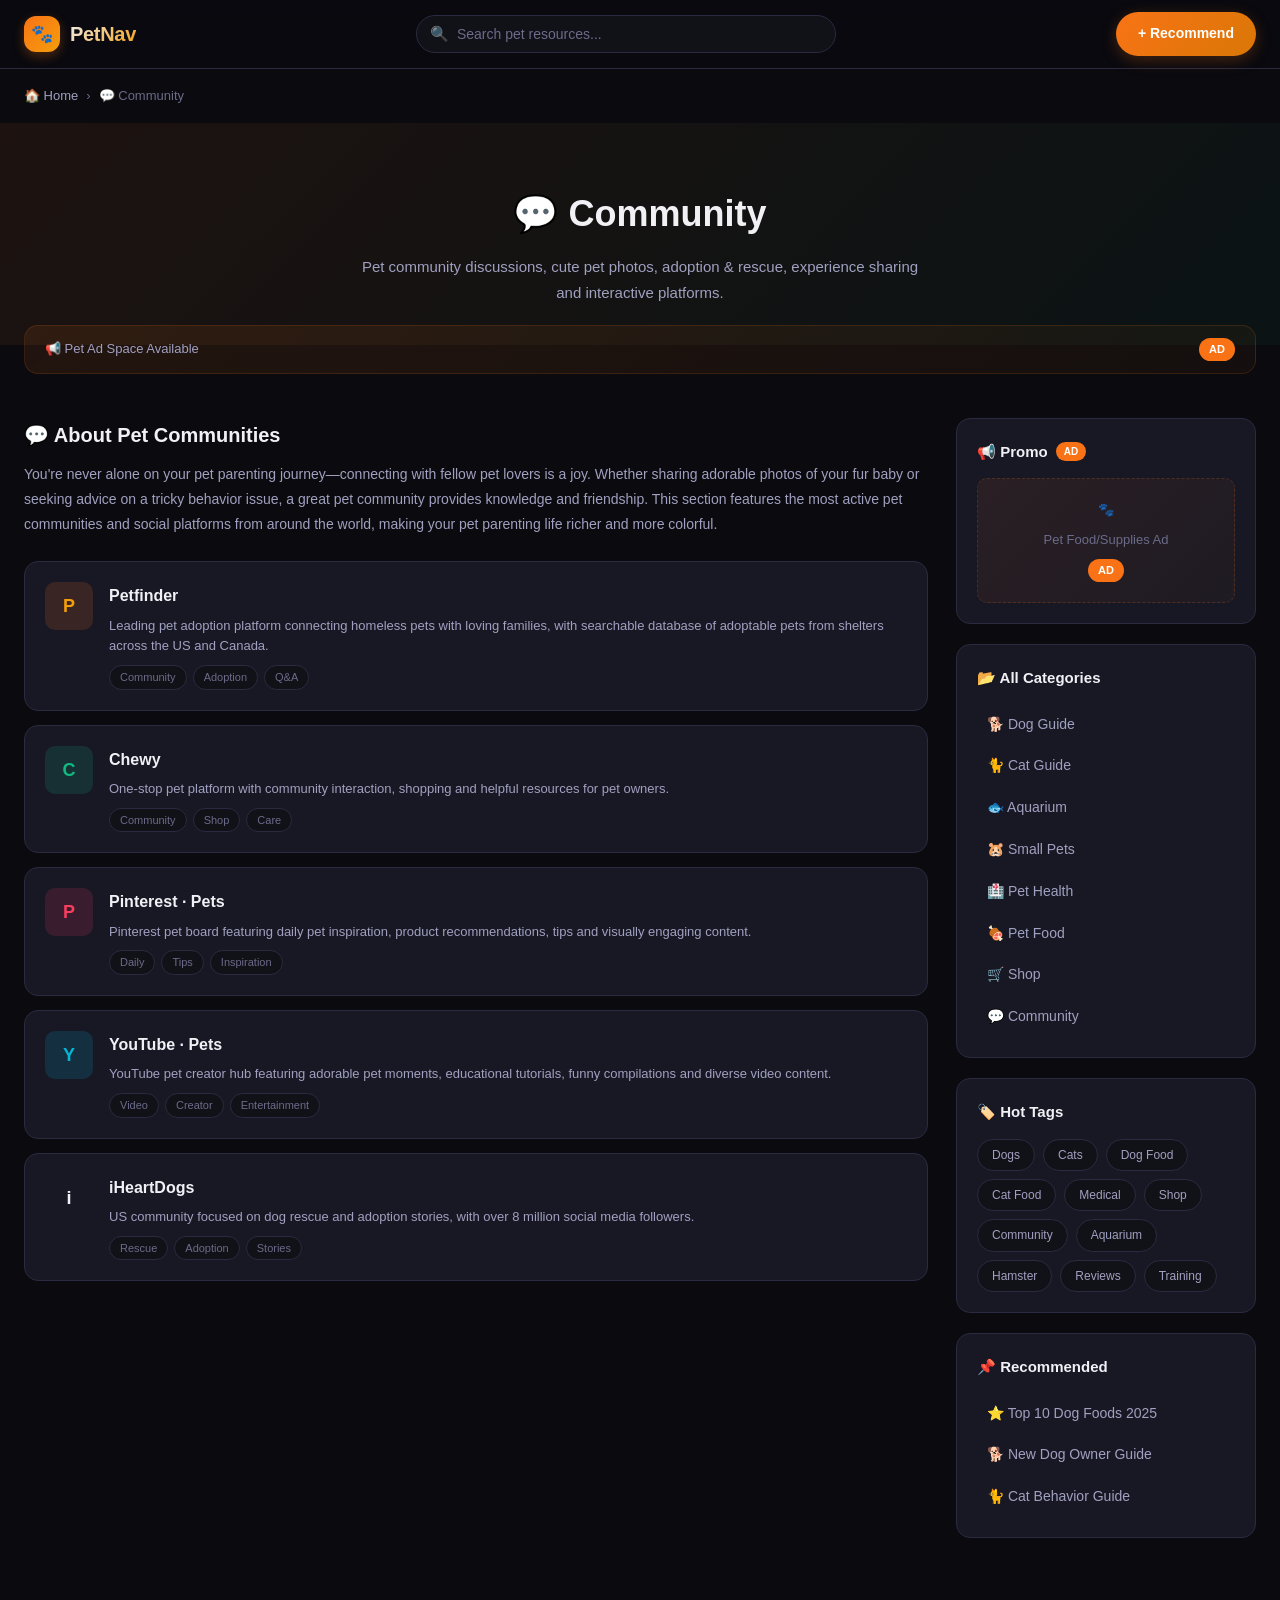
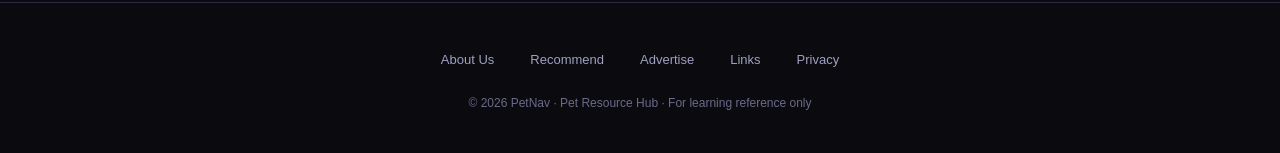
<file: community.html>
﻿<!DOCTYPE html><html lang="zh-CN"><head><meta charset="UTF-8"><meta name="viewport" content="width=device-width, initial-scale=1.0">
<meta name="google-site-verification" content="3oo1ja7AA0HiVp1oKQXMgiQd3FFTO9MNRyxlXl4qwM4" /><title>💬 Community — PetNav</title><meta name="description" content="Pet community forums: pet care experience sharing, cute pet photos, adoption & rescue and discussion platforms."><link rel="canonical" href="https://gremryong-cell.github.io/pet-nav-multi/community.html"><link rel="stylesheet" href="style.css"></head><body>
<header><div class="header-inner"><a href="index.html" class="logo"><div class="logo-icon">🐾</div><span>PetNav</span></a><div class="search-box"><span class="search-icon">🔍</span><form action="index.html" method="get"><input type="text" name="q" placeholder="Search pet resources..." autocomplete="off"></form></div><div class="header-actions"><a href="contact.html" class="btn-submit">+ Recommend</a></div></div></header><div class="breadcrumb"><a href="index.html">🏠 Home</a><span class="sep">›</span><span>💬 Community</span></div><section class="hero-inner"><h1>💬 <span>Community</span></h1><p>Pet community discussions, cute pet photos, adoption & rescue, experience sharing and interactive platforms.</p></section><div class="ad-banner-wrap"><div class="ad-banner" onclick="alert('广告位招租')"><span>📢 Pet Ad Space Available</span><span class="tag">AD</span></div></div><div class="main-layout"><main><div class="page-intro"><h2>💬 About Pet Communities</h2><p>You're never alone on your pet parenting journey—connecting with fellow pet lovers is a joy. Whether sharing adorable photos of your fur baby or seeking advice on a tricky behavior issue, a great pet community provides knowledge and friendship. This section features the most active pet communities and social platforms from around the world, making your pet parenting life richer and more colorful.</p></div><div class="resources-list">
<div class="resource-item"><div class="ri-icon icon-amber">P</div><div class="ri-body"><h3><a href="https://www.petfinder.com" target="_blank">Petfinder</a></h3><p>Leading pet adoption platform connecting homeless pets with loving families, with searchable database of adoptable pets from shelters across the US and Canada.</p><div class="ri-tags"><span>Community</span><span>Adoption</span><span>Q&A</span></div></div></div>
<div class="resource-item"><div class="ri-icon icon-emerald">C</div><div class="ri-body"><h3><a href="https://www.chewy.com" target="_blank">Chewy</a></h3><p>One-stop pet platform with community interaction, shopping and helpful resources for pet owners.</p><div class="ri-tags"><span>Community</span><span>Shop</span><span>Care</span></div></div></div>
<div class="resource-item"><div class="ri-icon icon-pink">P</div><div class="ri-body"><h3><a href="https://www.pinterest.com" target="_blank">Pinterest · Pets</a></h3><p>Pinterest pet board featuring daily pet inspiration, product recommendations, tips and visually engaging content.</p><div class="ri-tags"><span>Daily</span><span>Tips</span><span>Inspiration</span></div></div></div>
<div class="resource-item"><div class="ri-icon icon-sky">Y</div><div class="ri-body"><h3><a href="https://www.youtube.com" target="_blank">YouTube · Pets</a></h3><p>YouTube pet creator hub featuring adorable pet moments, educational tutorials, funny compilations and diverse video content.</p><div class="ri-tags"><span>Video</span><span>Creator</span><span>Entertainment</span></div></div></div>
<div class="resource-item"><div class="ri-icon icon-rose">i</div><div class="ri-body"><h3><a href="https://iheartdogs.com" target="_blank">iHeartDogs</a></h3><p>US community focused on dog rescue and adoption stories, with over 8 million social media followers.</p><div class="ri-tags"><span>Rescue</span><span>Adoption</span><span>Stories</span></div></div></div></div></main>
<aside class="sidebar">
<div class="sidebar-widget"><h3>📢 Promo <span class="badge">AD</span></h3><div class="ad-sidebar" onclick="alert('广告位招租，请联系站长')"><span>🐾</span><span>Pet Food/Supplies Ad</span><span class="tag">AD</span></div></div>
<div class="sidebar-widget"><h3>📂 All Categories</h3><ul class="sidebar-links">
<li><a href="dogs.html">🐕 Dog Guide</a></li><li><a href="cats.html">🐈 Cat Guide</a></li><li><a href="fish.html">🐟 Aquarium</a></li><li><a href="small-pets.html">🐹 Small Pets</a></li><li><a href="health.html">🏥 Pet Health</a></li><li><a href="food-nutrition.html">🍖 Pet Food</a></li><li><a href="shop.html">🛒 Shop</a></li><li><a href="community.html">💬 Community</a></li>
</ul></div>
<div class="sidebar-widget"><h3>🏷️ Hot Tags</h3><div class="tags-cloud">
<a href="dogs.html">Dogs</a><a href="cats.html">Cats</a><a href="food-nutrition.html">Dog Food</a><a href="food-nutrition.html">Cat Food</a><a href="health.html">Medical</a><a href="shop.html">Shop</a><a href="community.html">Community</a><a href="fish.html">Aquarium</a><a href="small-pets.html">Hamster</a><a href="food-nutrition.html">Reviews</a><a href="dogs.html">Training</a>
</div></div>
<div class="sidebar-widget"><h3>📌 Recommended</h3><ul class="sidebar-links">
<li><a href="best-dog-food.html">⭐ Top 10 Dog Foods 2025</a></li><li><a href="dogs.html">🐕 New Dog Owner Guide</a></li><li><a href="cats.html">🐈 Cat Behavior Guide</a></li>
</ul></div>
</aside></div>
<footer><div class="links"><a href="about.html">About Us</a><a href="contact.html">Recommend</a><a href="contact.html">Advertise</a><a href="#">Links</a><a href="privacy.html">Privacy</a></div><p>&copy; 2026 PetNav &middot; Pet Resource Hub &middot; For learning reference only</p></footer></body></html>
</file>
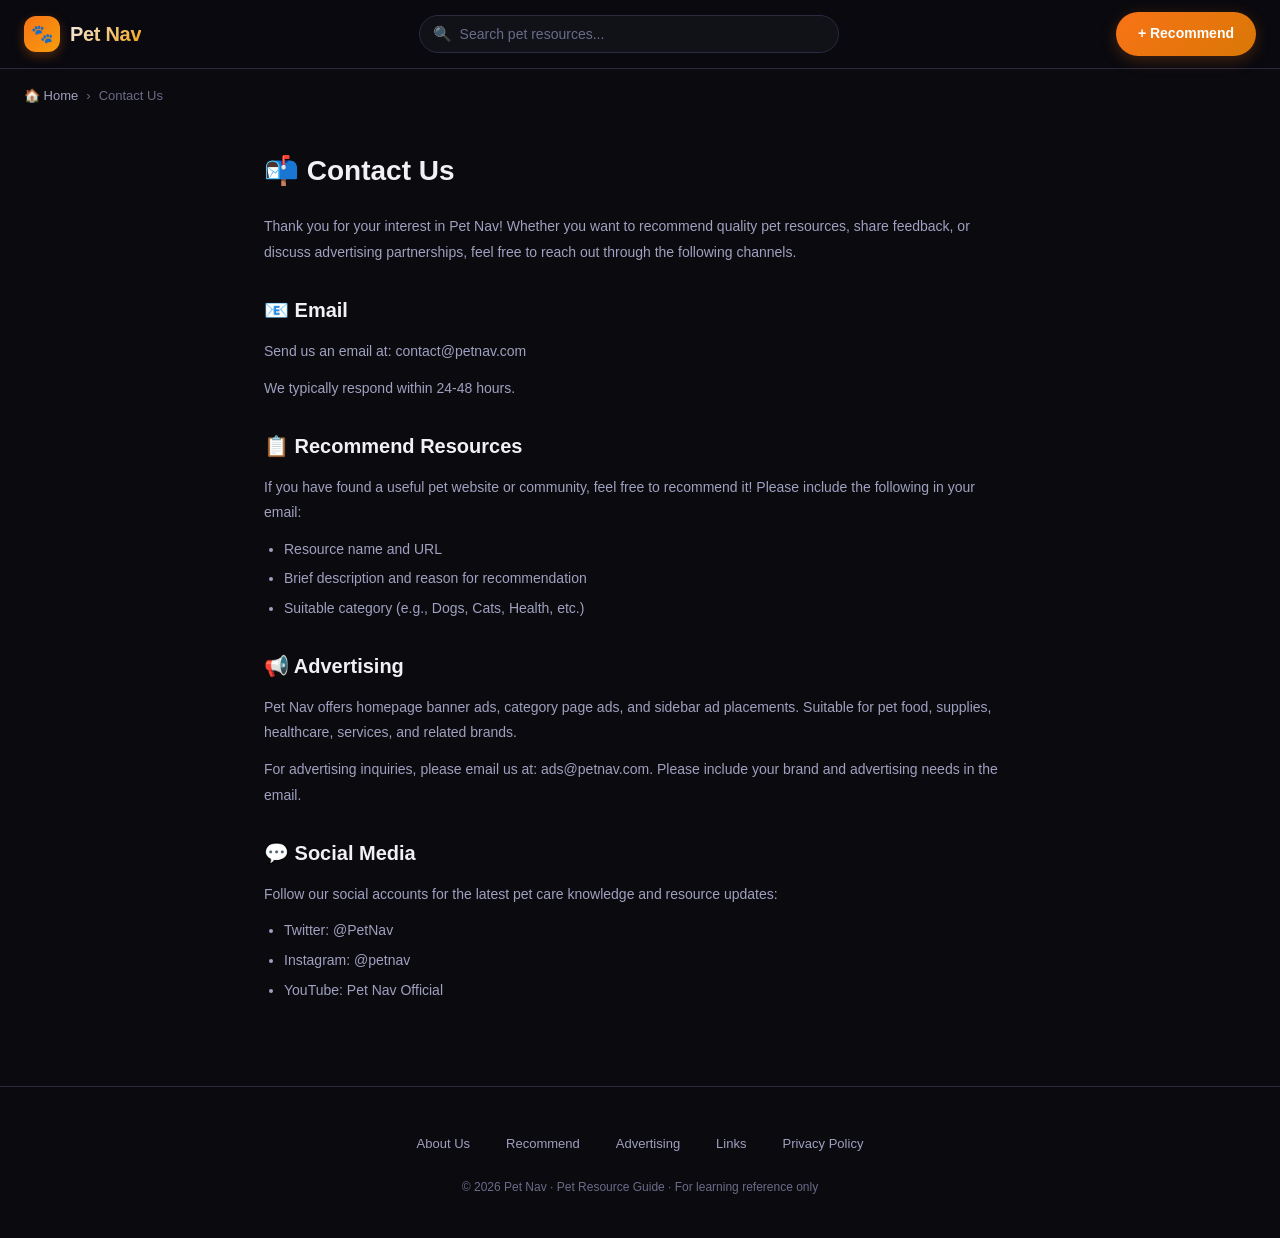
<file: contact.html>
﻿<!DOCTYPE html><html lang="en"><head><meta charset="UTF-8"><meta name="viewport" content="width=device-width, initial-scale=1.0">
<meta name="google-site-verification" content="3oo1ja7AA0HiVp1oKQXMgiQd3FFTO9MNRyxlXl4qwM4" /><title>Contact Us — Pet Nav</title><meta name="description" content="Contact Pet Nav: recommend resources, advertising cooperation, feedback — welcome to reach out."><link rel="stylesheet" href="style.css"></head><body>
<header>
<div class="header-inner"><a href="index.html" class="logo"><div class="logo-icon">🐾</div><span>Pet Nav</span></a><div class="search-box"><span class="search-icon">🔍</span><form action="index.html" method="get"><input type="text" name="q" placeholder="Search pet resources..." autocomplete="off"></form></div><div class="header-actions"><a href="contact.html" class="btn-submit">+ Recommend</a></div></div></header>
<div class="breadcrumb"><a href="index.html">🏠 Home</a><span class="sep">›</span><span>Contact Us</span></div>
<section class="content-page">
<h1>📬 Contact Us</h1>
<p>Thank you for your interest in Pet Nav! Whether you want to recommend quality pet resources, share feedback, or discuss advertising partnerships, feel free to reach out through the following channels.</p>
<h2>📧 Email</h2>
<p>Send us an email at: <a href="mailto:contact@petnav.com" style="color:var(--accent);">contact@petnav.com</a></p>
<p>We typically respond within 24-48 hours.</p>
<h2>📋 Recommend Resources</h2>
<p>If you have found a useful pet website or community, feel free to recommend it! Please include the following in your email:</p>
<ul>
<li>Resource name and URL</li>
<li>Brief description and reason for recommendation</li>
<li>Suitable category (e.g., Dogs, Cats, Health, etc.)</li>
</ul>
<h2>📢 Advertising</h2>
<p>Pet Nav offers homepage banner ads, category page ads, and sidebar ad placements. Suitable for pet food, supplies, healthcare, services, and related brands.</p>
<p>For advertising inquiries, please email us at: <a href="mailto:ads@petnav.com" style="color:var(--accent);">ads@petnav.com</a>. Please include your brand and advertising needs in the email.</p>
<h2>💬 Social Media</h2>
<p>Follow our social accounts for the latest pet care knowledge and resource updates:</p>
<ul>
<li>Twitter: @PetNav</li>
<li>Instagram: @petnav</li>
<li>YouTube: Pet Nav Official</li>
</ul>
</section>
<footer><div class="links"><a href="about.html">About Us</a><a href="contact.html">Recommend</a><a href="contact.html">Advertising</a><a href="#">Links</a><a href="privacy.html">Privacy Policy</a></div><p>&copy; 2026 Pet Nav &middot; Pet Resource Guide &middot; For learning reference only</p></footer></body></html>
</file>
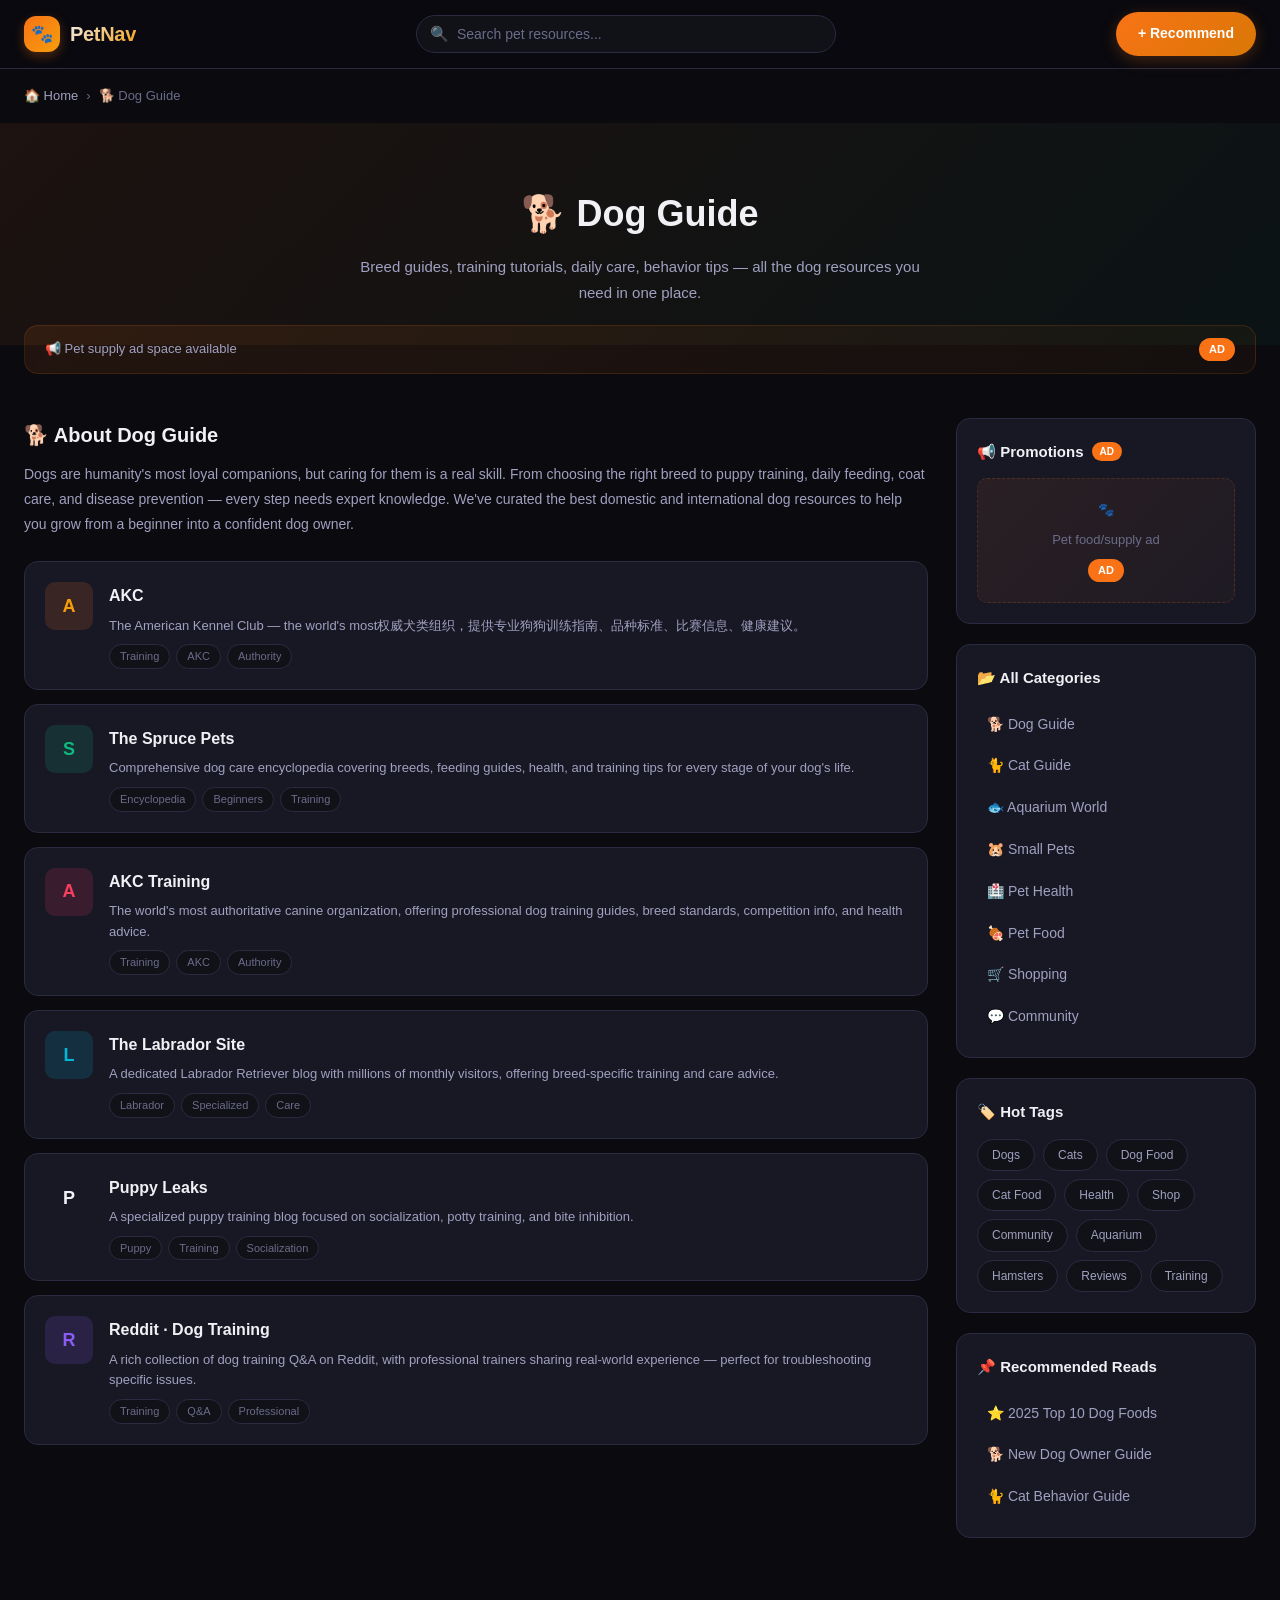
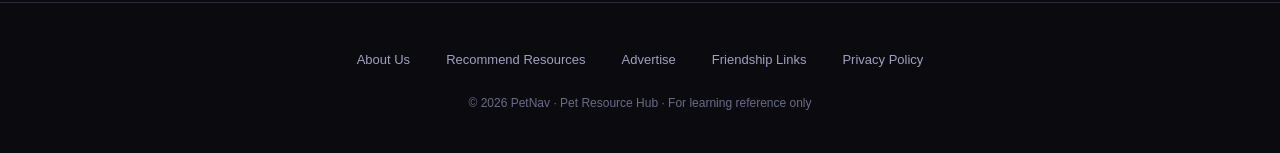
<file: dogs.html>
﻿<!DOCTYPE html>
<html lang="en">
<head>
<meta charset="UTF-8">
<meta name="viewport" content="width=device-width, initial-scale=1.0">
<meta name="google-site-verification" content="3oo1ja7AA0HiVp1oKQXMgiQd3FFTO9MNRyxlXl4qwM4" />
<title>🐕 Dog Guide — PetNav</title>
<meta name="description" content="Essential dog resources: breed guides, training tutorials, daily care, health, and behavior correction.">
<link rel="canonical" href="https://gremryong-cell.github.io/pet-nav-multi/dogs.html">
<link rel="stylesheet" href="style.css"></head>
<body>
<header>
<div class="header-inner">
<a href="index.html" class="logo"><div class="logo-icon">🐾</div><span>PetNav</span></a>
<div class="search-box"><span class="search-icon">🔍</span>
<form action="index.html" method="get"><input type="text" name="q" placeholder="Search pet resources..." autocomplete="off"></form>
</div>
<div class="header-actions"><a href="contact.html" class="btn-submit">+ Recommend</a></div>
</div>
</header>
<div class="breadcrumb"><a href="index.html">🏠 Home</a><span class="sep">›</span><span>🐕 Dog Guide</span></div>
<section class="hero-inner">
<h1>🐕 <span>Dog Guide</span></h1>
<p>Breed guides, training tutorials, daily care, behavior tips — all the dog resources you need in one place.</p>
</section>
<div class="ad-banner-wrap">
<div class="ad-banner" onclick="alert('Ad space available')"><span>📢 Pet supply ad space available</span><span class="tag">AD</span></div>
</div>
<div class="main-layout">
<main>
<div class="page-intro">
<h2>🐕 About Dog Guide</h2>
<p>Dogs are humanity's most loyal companions, but caring for them is a real skill. From choosing the right breed to puppy training, daily feeding, coat care, and disease prevention — every step needs expert knowledge. We've curated the best domestic and international dog resources to help you grow from a beginner into a confident dog owner.</p>
</div>
<div class="resources-list">
<div class="resource-item"><div class="ri-icon icon-amber">A</div><div class="ri-body"><h3><a href="https://www.akc.org" target="_blank">AKC</a></h3><p>The American Kennel Club — the world's most权威犬类组织，提供专业狗狗训练指南、品种标准、比赛信息、健康建议。</p><div class="ri-tags"><span>Training</span><span>AKC</span><span>Authority</span></div></div></div>
<div class="resource-item"><div class="ri-icon icon-emerald">S</div><div class="ri-body"><h3><a href="https://www.thesprucepets.com" target="_blank">The Spruce Pets</a></h3><p>Comprehensive dog care encyclopedia covering breeds, feeding guides, health, and training tips for every stage of your dog's life.</p><div class="ri-tags"><span>Encyclopedia</span><span>Beginners</span><span>Training</span></div></div></div>
<div class="resource-item"><div class="ri-icon icon-pink">A</div><div class="ri-body"><h3><a href="https://www.akc.org/expert-advice/training" target="_blank">AKC Training</a></h3><p>The world's most authoritative canine organization, offering professional dog training guides, breed standards, competition info, and health advice.</p><div class="ri-tags"><span>Training</span><span>AKC</span><span>Authority</span></div></div></div>
<div class="resource-item"><div class="ri-icon icon-sky">L</div><div class="ri-body"><h3><a href="https://thelabradorsite.com" target="_blank">The Labrador Site</a></h3><p>A dedicated Labrador Retriever blog with millions of monthly visitors, offering breed-specific training and care advice.</p><div class="ri-tags"><span>Labrador</span><span>Specialized</span><span>Care</span></div></div></div>
<div class="resource-item"><div class="ri-icon icon-rose">P</div><div class="ri-body"><h3><a href="https://puppyleaks.com" target="_blank">Puppy Leaks</a></h3><p>A specialized puppy training blog focused on socialization, potty training, and bite inhibition.</p><div class="ri-tags"><span>Puppy</span><span>Training</span><span>Socialization</span></div></div></div>
<div class="resource-item"><div class="ri-icon icon-violet">R</div><div class="ri-body"><h3><a href="https://www.reddit.com" target="_blank">Reddit · Dog Training</a></h3><p>A rich collection of dog training Q&A on Reddit, with professional trainers sharing real-world experience — perfect for troubleshooting specific issues.</p><div class="ri-tags"><span>Training</span><span>Q&A</span><span>Professional</span></div></div></div>
</div>
</main>
<aside class="sidebar">
<div class="sidebar-widget"><h3>📢 Promotions <span class="badge">AD</span></h3><div class="ad-sidebar" onclick="alert('Ad space available')"><span>🐾</span><span>Pet food/supply ad</span><span class="tag">AD</span></div></div>
<div class="sidebar-widget"><h3>📂 All Categories</h3><ul class="sidebar-links">
<li><a href="dogs.html">🐕 Dog Guide</a></li><li><a href="cats.html">🐈 Cat Guide</a></li><li><a href="fish.html">🐟 Aquarium World</a></li><li><a href="small-pets.html">🐹 Small Pets</a></li><li><a href="health.html">🏥 Pet Health</a></li><li><a href="food-nutrition.html">🍖 Pet Food</a></li><li><a href="shop.html">🛒 Shopping</a></li><li><a href="community.html">💬 Community</a></li>
</ul></div>
<div class="sidebar-widget"><h3>🏷️ Hot Tags</h3><div class="tags-cloud">
<a href="dogs.html">Dogs</a><a href="cats.html">Cats</a><a href="food-nutrition.html">Dog Food</a><a href="food-nutrition.html">Cat Food</a><a href="health.html">Health</a><a href="shop.html">Shop</a><a href="community.html">Community</a><a href="fish.html">Aquarium</a><a href="small-pets.html">Hamsters</a><a href="food-nutrition.html">Reviews</a><a href="dogs.html">Training</a>
</div></div>
<div class="sidebar-widget"><h3>📌 Recommended Reads</h3><ul class="sidebar-links">
<li><a href="best-dog-food.html">⭐ 2025 Top 10 Dog Foods</a></li><li><a href="dogs.html">🐕 New Dog Owner Guide</a></li><li><a href="cats.html">🐈 Cat Behavior Guide</a></li>
</ul></div>
</aside>
</div>
<footer>
<div class="links"><a href="about.html">About Us</a><a href="contact.html">Recommend Resources</a><a href="contact.html">Advertise</a><a href="#">Friendship Links</a><a href="privacy.html">Privacy Policy</a></div>
<p>&copy; 2026 PetNav · Pet Resource Hub · For learning reference only</p>
</footer></body>
</html>
</file>
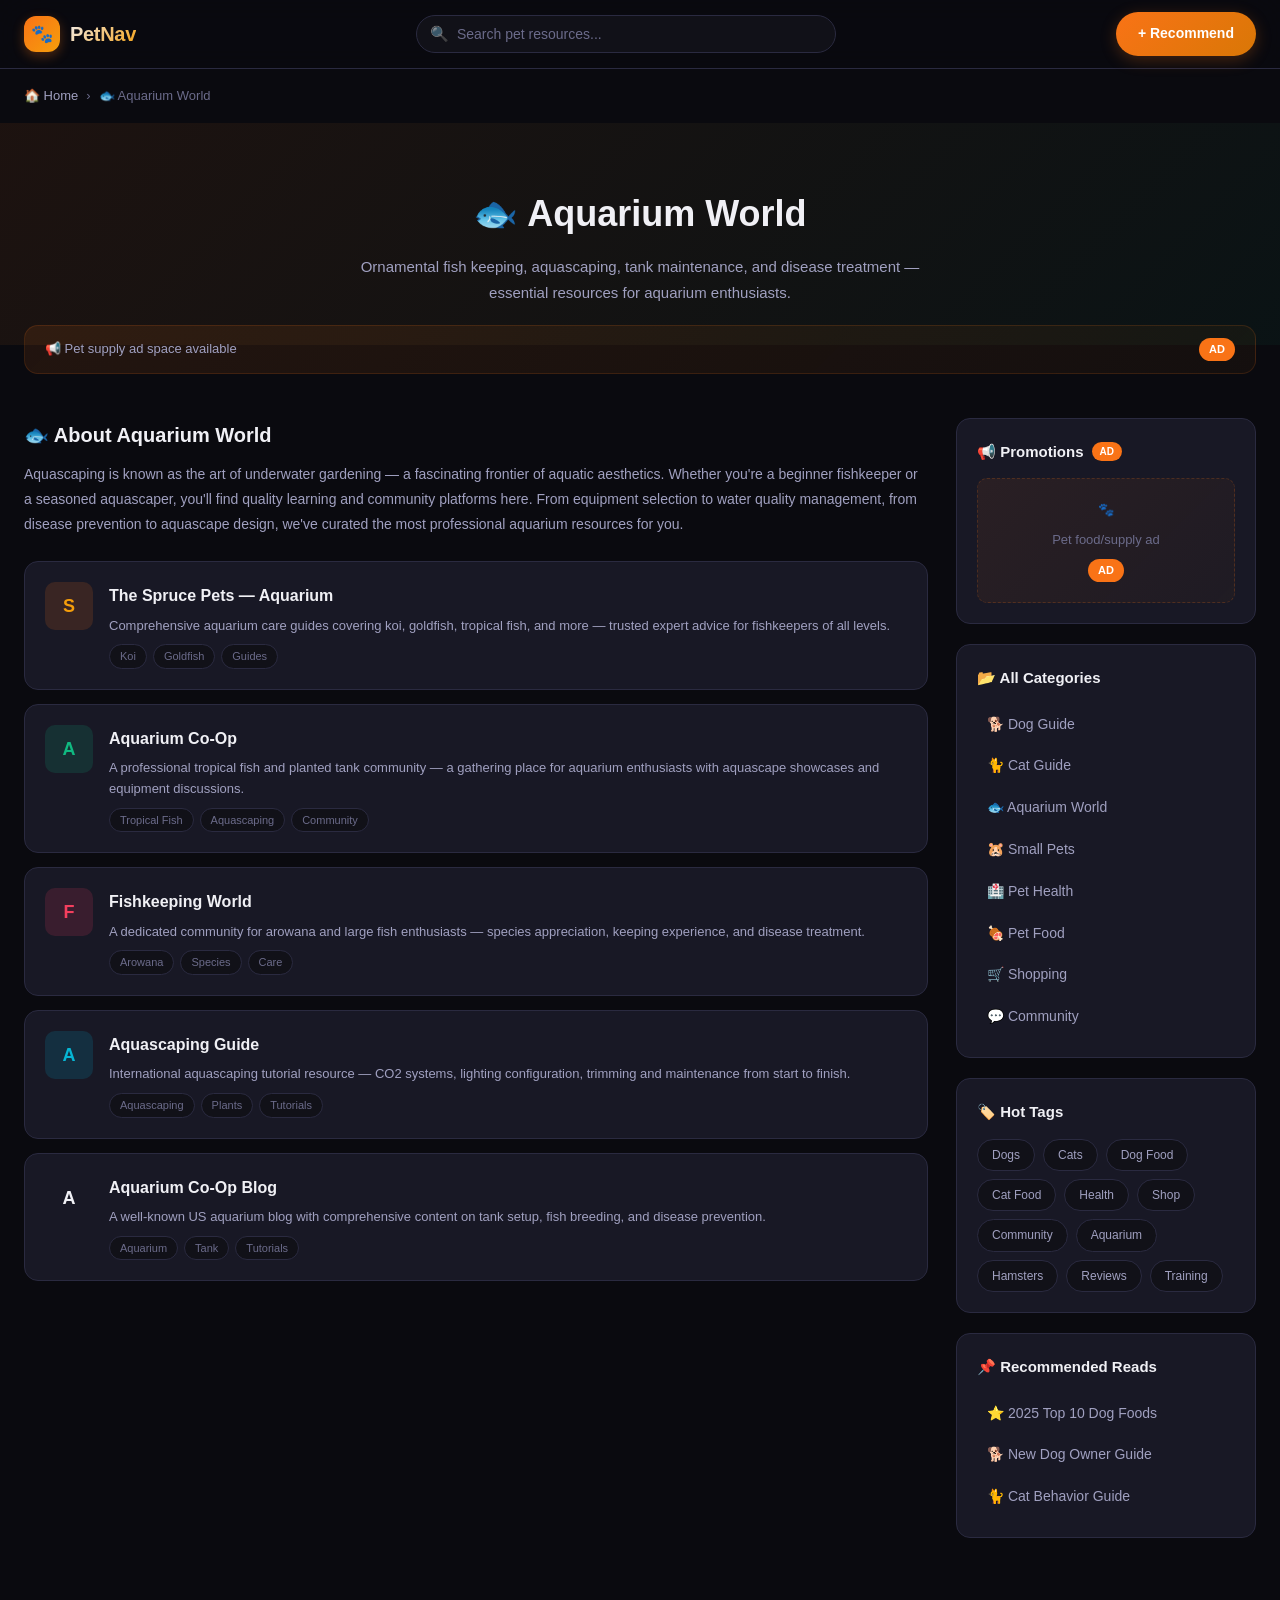
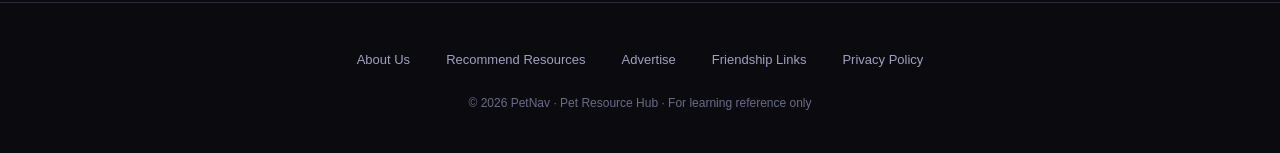
<file: fish.html>
﻿<!DOCTYPE html>
<html lang="en">
<head>
<meta charset="UTF-8">
<meta name="viewport" content="width=device-width, initial-scale=1.0">
<meta name="google-site-verification" content="3oo1ja7AA0HiVp1oKQXMgiQd3FFTO9MNRyxlXl4qwM4" />
<title>🐟 Aquarium World — PetNav</title>
<meta name="description" content="Aquarium enthusiast resources: ornamental fish keeping, aquascaping, tank maintenance, and fish disease treatment.">
<link rel="canonical" href="https://gremryong-cell.github.io/pet-nav-multi/fish.html">
<link rel="stylesheet" href="style.css"></head>
<body>
<header>
<div class="header-inner">
<a href="index.html" class="logo"><div class="logo-icon">🐾</div><span>PetNav</span></a>
<div class="search-box"><span class="search-icon">🔍</span>
<form action="index.html" method="get"><input type="text" name="q" placeholder="Search pet resources..." autocomplete="off"></form>
</div>
<div class="header-actions"><a href="contact.html" class="btn-submit">+ Recommend</a></div>
</div>
</header>
<div class="breadcrumb"><a href="index.html">🏠 Home</a><span class="sep">›</span><span>🐟 Aquarium World</span></div>
<section class="hero-inner">
<h1>🐟 <span>Aquarium World</span></h1>
<p>Ornamental fish keeping, aquascaping, tank maintenance, and disease treatment — essential resources for aquarium enthusiasts.</p>
</section>
<div class="ad-banner-wrap">
<div class="ad-banner" onclick="alert('Ad space available')"><span>📢 Pet supply ad space available</span><span class="tag">AD</span></div>
</div>
<div class="main-layout">
<main>
<div class="page-intro">
<h2>🐟 About Aquarium World</h2>
<p>Aquascaping is known as the art of underwater gardening — a fascinating frontier of aquatic aesthetics. Whether you're a beginner fishkeeper or a seasoned aquascaper, you'll find quality learning and community platforms here. From equipment selection to water quality management, from disease prevention to aquascape design, we've curated the most professional aquarium resources for you.</p>
</div>
<div class="resources-list">
<div class="resource-item"><div class="ri-icon icon-amber">S</div><div class="ri-body"><h3><a href="https://www.thesprucepets.com" target="_blank">The Spruce Pets — Aquarium</a></h3><p>Comprehensive aquarium care guides covering koi, goldfish, tropical fish, and more — trusted expert advice for fishkeepers of all levels.</p><div class="ri-tags"><span>Koi</span><span>Goldfish</span><span>Guides</span></div></div></div>
<div class="resource-item"><div class="ri-icon icon-emerald">A</div><div class="ri-body"><h3><a href="https://www.aquariumcoop.com" target="_blank">Aquarium Co-Op</a></h3><p>A professional tropical fish and planted tank community — a gathering place for aquarium enthusiasts with aquascape showcases and equipment discussions.</p><div class="ri-tags"><span>Tropical Fish</span><span>Aquascaping</span><span>Community</span></div></div></div>
<div class="resource-item"><div class="ri-icon icon-pink">F</div><div class="ri-body"><h3><a href="https://www.fishkeepingworld.com" target="_blank">Fishkeeping World</a></h3><p>A dedicated community for arowana and large fish enthusiasts — species appreciation, keeping experience, and disease treatment.</p><div class="ri-tags"><span>Arowana</span><span>Species</span><span>Care</span></div></div></div>
<div class="resource-item"><div class="ri-icon icon-sky">A</div><div class="ri-body"><h3><a href="https://www.thesprucepets.com" target="_blank">Aquascaping Guide</a></h3><p>International aquascaping tutorial resource — CO2 systems, lighting configuration, trimming and maintenance from start to finish.</p><div class="ri-tags"><span>Aquascaping</span><span>Plants</span><span>Tutorials</span></div></div></div>
<div class="resource-item"><div class="ri-icon icon-rose">A</div><div class="ri-body"><h3><a href="https://www.aquariumcoop.com" target="_blank">Aquarium Co-Op Blog</a></h3><p>A well-known US aquarium blog with comprehensive content on tank setup, fish breeding, and disease prevention.</p><div class="ri-tags"><span>Aquarium</span><span>Tank</span><span>Tutorials</span></div></div></div>
</div>
</main>
<aside class="sidebar">
<div class="sidebar-widget"><h3>📢 Promotions <span class="badge">AD</span></h3><div class="ad-sidebar" onclick="alert('Ad space available')"><span>🐾</span><span>Pet food/supply ad</span><span class="tag">AD</span></div></div>
<div class="sidebar-widget"><h3>📂 All Categories</h3><ul class="sidebar-links">
<li><a href="dogs.html">🐕 Dog Guide</a></li><li><a href="cats.html">🐈 Cat Guide</a></li><li><a href="fish.html">🐟 Aquarium World</a></li><li><a href="small-pets.html">🐹 Small Pets</a></li><li><a href="health.html">🏥 Pet Health</a></li><li><a href="food-nutrition.html">🍖 Pet Food</a></li><li><a href="shop.html">🛒 Shopping</a></li><li><a href="community.html">💬 Community</a></li>
</ul></div>
<div class="sidebar-widget"><h3>🏷️ Hot Tags</h3><div class="tags-cloud">
<a href="dogs.html">Dogs</a><a href="cats.html">Cats</a><a href="food-nutrition.html">Dog Food</a><a href="food-nutrition.html">Cat Food</a><a href="health.html">Health</a><a href="shop.html">Shop</a><a href="community.html">Community</a><a href="fish.html">Aquarium</a><a href="small-pets.html">Hamsters</a><a href="food-nutrition.html">Reviews</a><a href="dogs.html">Training</a>
</div></div>
<div class="sidebar-widget"><h3>📌 Recommended Reads</h3><ul class="sidebar-links">
<li><a href="best-dog-food.html">⭐ 2025 Top 10 Dog Foods</a></li><li><a href="dogs.html">🐕 New Dog Owner Guide</a></li><li><a href="cats.html">🐈 Cat Behavior Guide</a></li>
</ul></div>
</aside>
</div>
<footer>
<div class="links"><a href="about.html">About Us</a><a href="contact.html">Recommend Resources</a><a href="contact.html">Advertise</a><a href="#">Friendship Links</a><a href="privacy.html">Privacy Policy</a></div>
<p>&copy; 2026 PetNav · Pet Resource Hub · For learning reference only</p>
</footer></body>
</html>
</file>
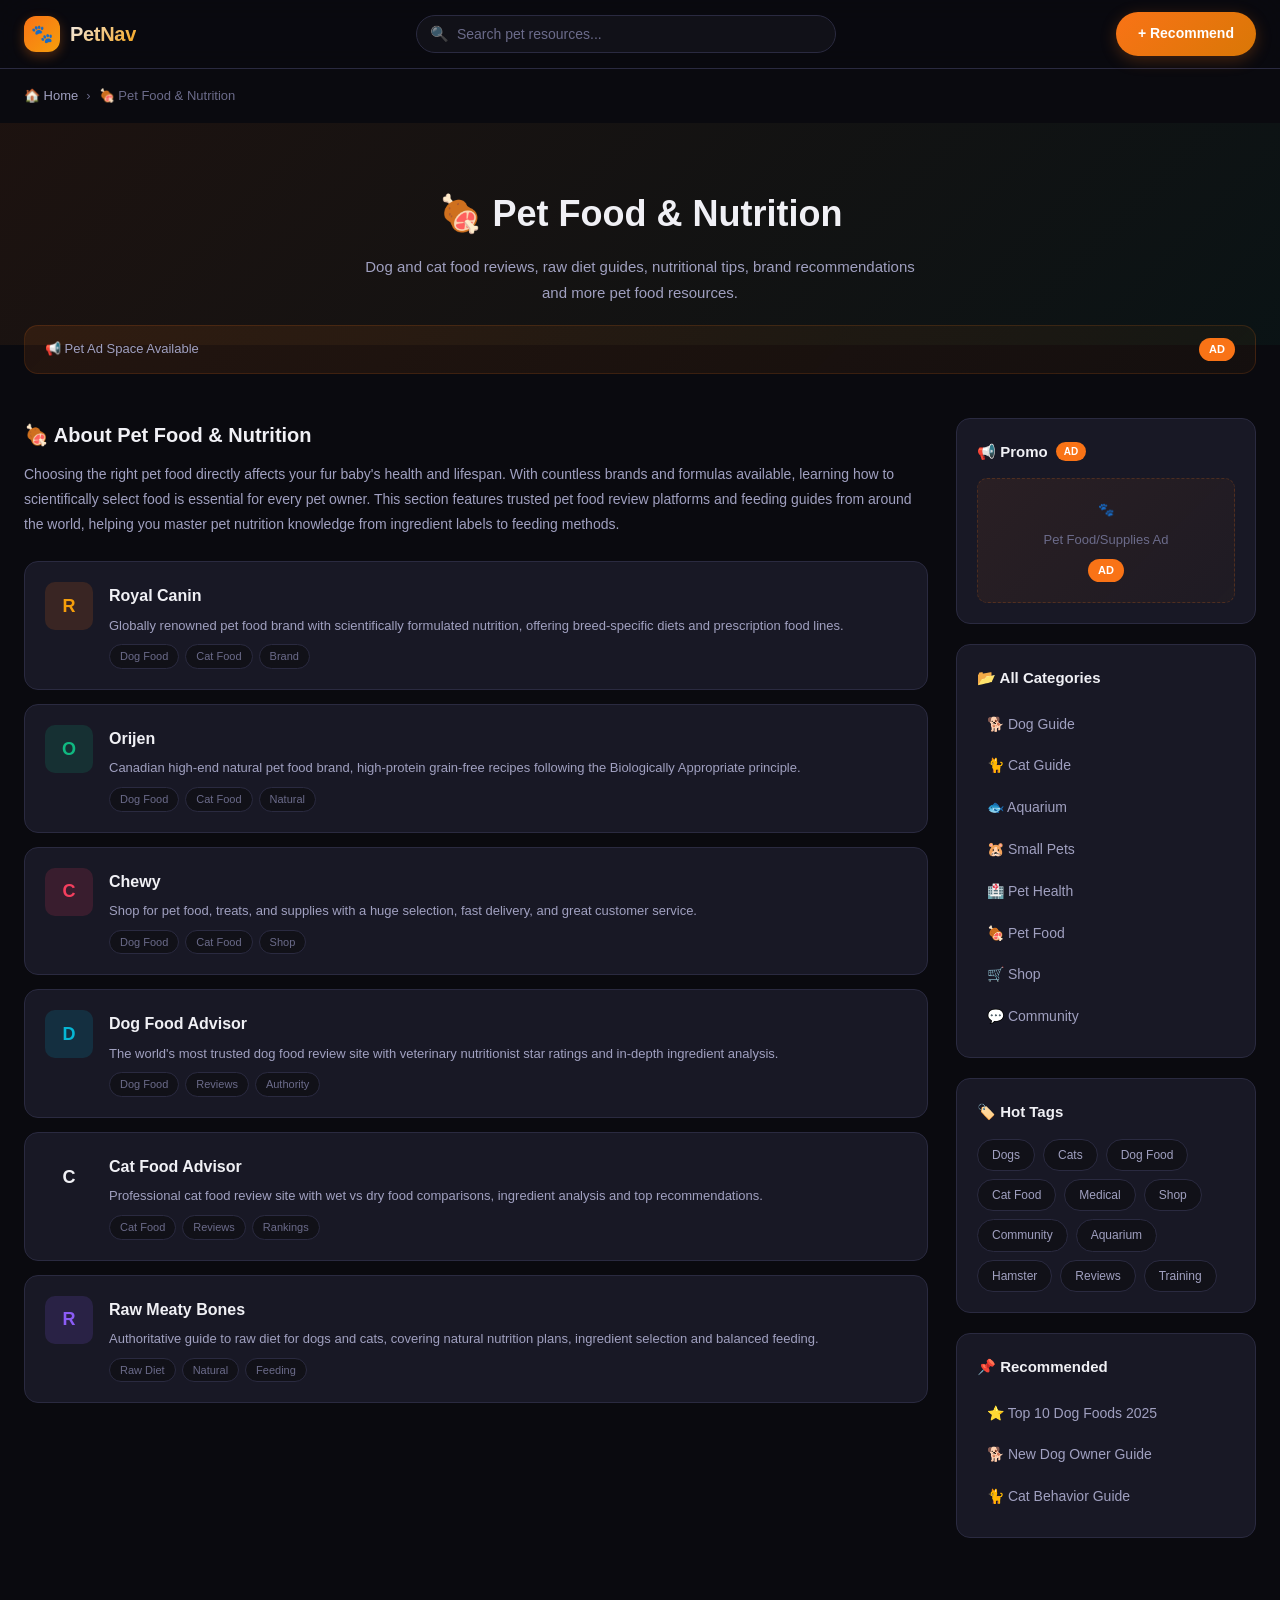
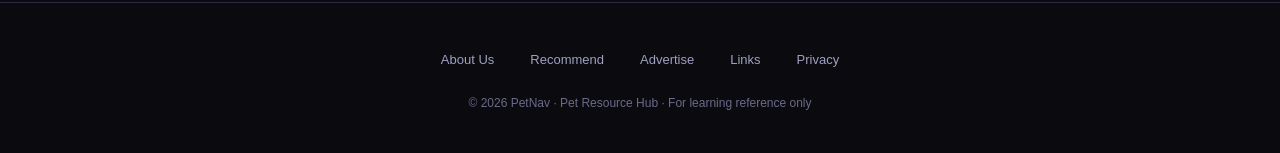
<file: food-nutrition.html>
﻿<!DOCTYPE html><html lang="zh-CN"><head><meta charset="UTF-8"><meta name="viewport" content="width=device-width, initial-scale=1.0">
<meta name="google-site-verification" content="3oo1ja7AA0HiVp1oKQXMgiQd3FFTO9MNRyxlXl4qwM4" /><title>🍖 Pet Food & Nutrition — PetNav</title><meta name="description" content="Dog food and cat food expert review sites: domestic and international pet food brands, ingredient analysis, feeding guides, raw diet and more."><link rel="canonical" href="https://gremryong-cell.github.io/pet-nav-multi/food-nutrition.html"><link rel="stylesheet" href="style.css"></head><body>
<header><div class="header-inner"><a href="index.html" class="logo"><div class="logo-icon">🐾</div><span>PetNav</span></a><div class="search-box"><span class="search-icon">🔍</span><form action="index.html" method="get"><input type="text" name="q" placeholder="Search pet resources..." autocomplete="off"></form></div><div class="header-actions"><a href="contact.html" class="btn-submit">+ Recommend</a></div></div></header><div class="breadcrumb"><a href="index.html">🏠 Home</a><span class="sep">›</span><span>🍖 Pet Food & Nutrition</span></div><section class="hero-inner"><h1>🍖 <span>Pet Food & Nutrition</span></h1><p>Dog and cat food reviews, raw diet guides, nutritional tips, brand recommendations and more pet food resources.</p></section><div class="ad-banner-wrap"><div class="ad-banner" onclick="alert('广告位招租')"><span>📢 Pet Ad Space Available</span><span class="tag">AD</span></div></div><div class="main-layout"><main><div class="page-intro"><h2>🍖 About Pet Food & Nutrition</h2><p>Choosing the right pet food directly affects your fur baby's health and lifespan. With countless brands and formulas available, learning how to scientifically select food is essential for every pet owner. This section features trusted pet food review platforms and feeding guides from around the world, helping you master pet nutrition knowledge from ingredient labels to feeding methods.</p></div><div class="resources-list">
<div class="resource-item"><div class="ri-icon icon-amber">R</div><div class="ri-body"><h3><a href="https://www.royalcanin.com" target="_blank">Royal Canin</a></h3><p>Globally renowned pet food brand with scientifically formulated nutrition, offering breed-specific diets and prescription food lines.</p><div class="ri-tags"><span>Dog Food</span><span>Cat Food</span><span>Brand</span></div></div></div>
<div class="resource-item"><div class="ri-icon icon-emerald">O</div><div class="ri-body"><h3><a href="https://www.orijen.com" target="_blank">Orijen</a></h3><p>Canadian high-end natural pet food brand, high-protein grain-free recipes following the Biologically Appropriate principle.</p><div class="ri-tags"><span>Dog Food</span><span>Cat Food</span><span>Natural</span></div></div></div>
<div class="resource-item"><div class="ri-icon icon-pink">C</div><div class="ri-body"><h3><a href="https://www.chewy.com" target="_blank">Chewy</a></h3><p>Shop for pet food, treats, and supplies with a huge selection, fast delivery, and great customer service.</p><div class="ri-tags"><span>Dog Food</span><span>Cat Food</span><span>Shop</span></div></div></div>
<div class="resource-item"><div class="ri-icon icon-sky">D</div><div class="ri-body"><h3><a href="https://www.dogfoodadvisor.com" target="_blank">Dog Food Advisor</a></h3><p>The world's most trusted dog food review site with veterinary nutritionist star ratings and in-depth ingredient analysis.</p><div class="ri-tags"><span>Dog Food</span><span>Reviews</span><span>Authority</span></div></div></div>
<div class="resource-item"><div class="ri-icon icon-rose">C</div><div class="ri-body"><h3><a href="https://www.catfoodadvisor.com" target="_blank">Cat Food Advisor</a></h3><p>Professional cat food review site with wet vs dry food comparisons, ingredient analysis and top recommendations.</p><div class="ri-tags"><span>Cat Food</span><span>Reviews</span><span>Rankings</span></div></div></div>
<div class="resource-item"><div class="ri-icon icon-violet">R</div><div class="ri-body"><h3><a href="https://www.rawmeatybones.com" target="_blank">Raw Meaty Bones</a></h3><p>Authoritative guide to raw diet for dogs and cats, covering natural nutrition plans, ingredient selection and balanced feeding.</p><div class="ri-tags"><span>Raw Diet</span><span>Natural</span><span>Feeding</span></div></div></div></div></main>
<aside class="sidebar">
<div class="sidebar-widget"><h3>📢 Promo <span class="badge">AD</span></h3><div class="ad-sidebar" onclick="alert('广告位招租，请联系站长')"><span>🐾</span><span>Pet Food/Supplies Ad</span><span class="tag">AD</span></div></div>
<div class="sidebar-widget"><h3>📂 All Categories</h3><ul class="sidebar-links">
<li><a href="dogs.html">🐕 Dog Guide</a></li><li><a href="cats.html">🐈 Cat Guide</a></li><li><a href="fish.html">🐟 Aquarium</a></li><li><a href="small-pets.html">🐹 Small Pets</a></li><li><a href="health.html">🏥 Pet Health</a></li><li><a href="food-nutrition.html">🍖 Pet Food</a></li><li><a href="shop.html">🛒 Shop</a></li><li><a href="community.html">💬 Community</a></li>
</ul></div>
<div class="sidebar-widget"><h3>🏷️ Hot Tags</h3><div class="tags-cloud">
<a href="dogs.html">Dogs</a><a href="cats.html">Cats</a><a href="food-nutrition.html">Dog Food</a><a href="food-nutrition.html">Cat Food</a><a href="health.html">Medical</a><a href="shop.html">Shop</a><a href="community.html">Community</a><a href="fish.html">Aquarium</a><a href="small-pets.html">Hamster</a><a href="food-nutrition.html">Reviews</a><a href="dogs.html">Training</a>
</div></div>
<div class="sidebar-widget"><h3>📌 Recommended</h3><ul class="sidebar-links">
<li><a href="best-dog-food.html">⭐ Top 10 Dog Foods 2025</a></li><li><a href="dogs.html">🐕 New Dog Owner Guide</a></li><li><a href="cats.html">🐈 Cat Behavior Guide</a></li>
</ul></div>
</aside></div>
<footer><div class="links"><a href="about.html">About Us</a><a href="contact.html">Recommend</a><a href="contact.html">Advertise</a><a href="#">Links</a><a href="privacy.html">Privacy</a></div><p>&copy; 2026 PetNav &middot; Pet Resource Hub &middot; For learning reference only</p></footer></body></html>
</file>
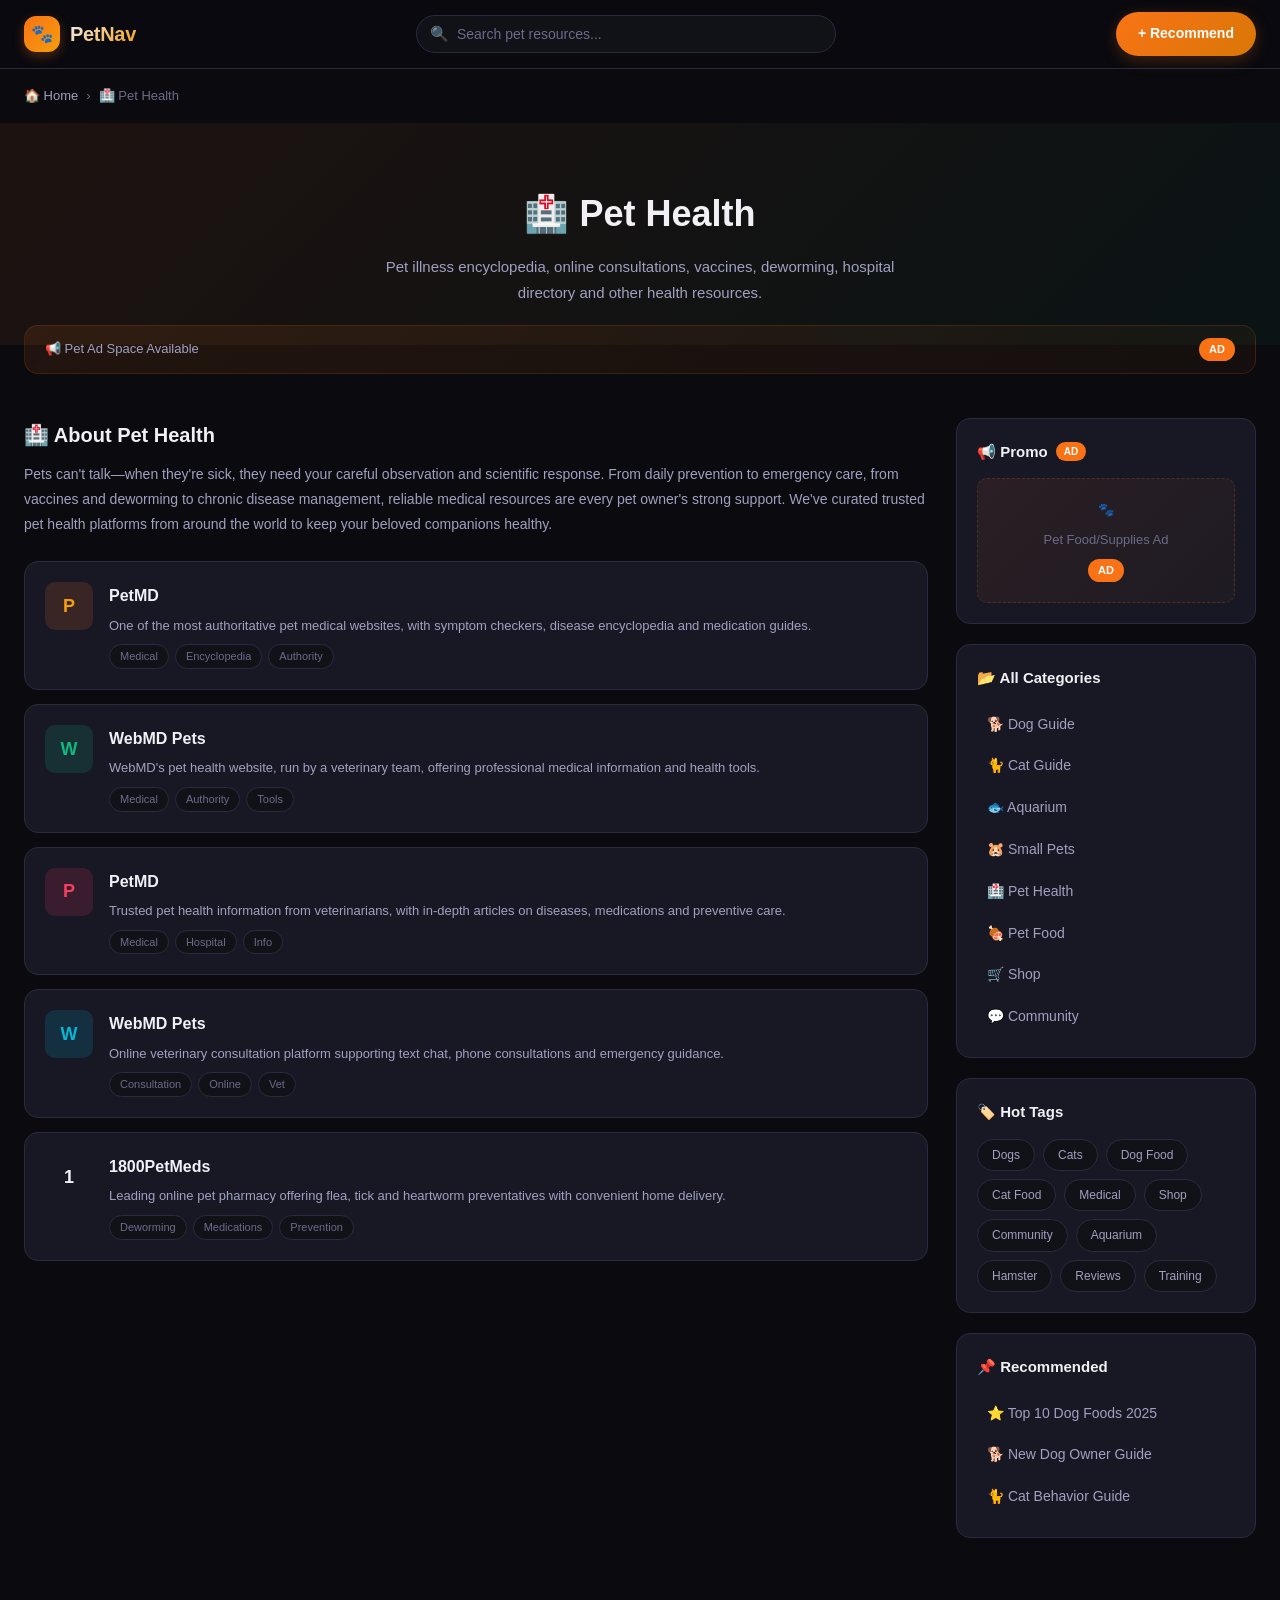
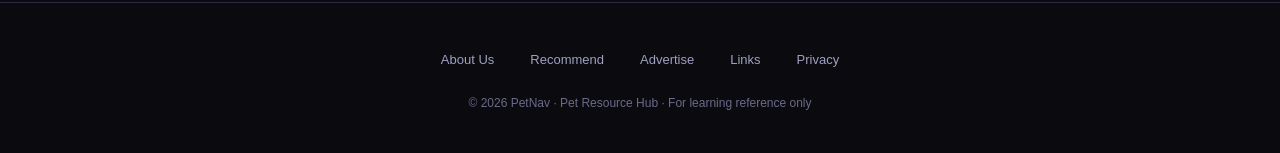
<file: health.html>
﻿<!DOCTYPE html><html lang="zh-CN"><head><meta charset="UTF-8"><meta name="viewport" content="width=device-width, initial-scale=1.0">
<meta name="google-site-verification" content="3oo1ja7AA0HiVp1oKQXMgiQd3FFTO9MNRyxlXl4qwM4" /><title>🏥 Pet Health — PetNav</title><meta name="description" content="Pet health resources: online vet consultations, disease encyclopedia, vaccines, deworming, hospital directory and more."><link rel="canonical" href="https://gremryong-cell.github.io/pet-nav-multi/health.html"><link rel="stylesheet" href="style.css"></head><body>
<header><div class="header-inner"><a href="index.html" class="logo"><div class="logo-icon">🐾</div><span>PetNav</span></a><div class="search-box"><span class="search-icon">🔍</span><form action="index.html" method="get"><input type="text" name="q" placeholder="Search pet resources..." autocomplete="off"></form></div><div class="header-actions"><a href="contact.html" class="btn-submit">+ Recommend</a></div></div></header><div class="breadcrumb"><a href="index.html">🏠 Home</a><span class="sep">›</span><span>🏥 Pet Health</span></div><section class="hero-inner"><h1>🏥 <span>Pet Health</span></h1><p>Pet illness encyclopedia, online consultations, vaccines, deworming, hospital directory and other health resources.</p></section><div class="ad-banner-wrap"><div class="ad-banner" onclick="alert('广告位招租')"><span>📢 Pet Ad Space Available</span><span class="tag">AD</span></div></div><div class="main-layout"><main><div class="page-intro"><h2>🏥 About Pet Health</h2><p>Pets can't talk—when they're sick, they need your careful observation and scientific response. From daily prevention to emergency care, from vaccines and deworming to chronic disease management, reliable medical resources are every pet owner's strong support. We've curated trusted pet health platforms from around the world to keep your beloved companions healthy.</p></div><div class="resources-list">
<div class="resource-item"><div class="ri-icon icon-amber">P</div><div class="ri-body"><h3><a href="https://www.petmd.com" target="_blank">PetMD</a></h3><p>One of the most authoritative pet medical websites, with symptom checkers, disease encyclopedia and medication guides.</p><div class="ri-tags"><span>Medical</span><span>Encyclopedia</span><span>Authority</span></div></div></div>
<div class="resource-item"><div class="ri-icon icon-emerald">W</div><div class="ri-body"><h3><a href="https://pets.webmd.com" target="_blank">WebMD Pets</a></h3><p>WebMD's pet health website, run by a veterinary team, offering professional medical information and health tools.</p><div class="ri-tags"><span>Medical</span><span>Authority</span><span>Tools</span></div></div></div>
<div class="resource-item"><div class="ri-icon icon-pink">P</div><div class="ri-body"><h3><a href="https://www.petmd.com" target="_blank">PetMD</a></h3><p>Trusted pet health information from veterinarians, with in-depth articles on diseases, medications and preventive care.</p><div class="ri-tags"><span>Medical</span><span>Hospital</span><span>Info</span></div></div></div>
<div class="resource-item"><div class="ri-icon icon-sky">W</div><div class="ri-body"><h3><a href="https://pets.webmd.com" target="_blank">WebMD Pets</a></h3><p>Online veterinary consultation platform supporting text chat, phone consultations and emergency guidance.</p><div class="ri-tags"><span>Consultation</span><span>Online</span><span>Vet</span></div></div></div>
<div class="resource-item"><div class="ri-icon icon-rose">1</div><div class="ri-body"><h3><a href="https://www.1800petmeds.com" target="_blank">1800PetMeds</a></h3><p>Leading online pet pharmacy offering flea, tick and heartworm preventatives with convenient home delivery.</p><div class="ri-tags"><span>Deworming</span><span>Medications</span><span>Prevention</span></div></div></div></div></main>
<aside class="sidebar">
<div class="sidebar-widget"><h3>📢 Promo <span class="badge">AD</span></h3><div class="ad-sidebar" onclick="alert('广告位招租，请联系站长')"><span>🐾</span><span>Pet Food/Supplies Ad</span><span class="tag">AD</span></div></div>
<div class="sidebar-widget"><h3>📂 All Categories</h3><ul class="sidebar-links">
<li><a href="dogs.html">🐕 Dog Guide</a></li><li><a href="cats.html">🐈 Cat Guide</a></li><li><a href="fish.html">🐟 Aquarium</a></li><li><a href="small-pets.html">🐹 Small Pets</a></li><li><a href="health.html">🏥 Pet Health</a></li><li><a href="food-nutrition.html">🍖 Pet Food</a></li><li><a href="shop.html">🛒 Shop</a></li><li><a href="community.html">💬 Community</a></li>
</ul></div>
<div class="sidebar-widget"><h3>🏷️ Hot Tags</h3><div class="tags-cloud">
<a href="dogs.html">Dogs</a><a href="cats.html">Cats</a><a href="food-nutrition.html">Dog Food</a><a href="food-nutrition.html">Cat Food</a><a href="health.html">Medical</a><a href="shop.html">Shop</a><a href="community.html">Community</a><a href="fish.html">Aquarium</a><a href="small-pets.html">Hamster</a><a href="food-nutrition.html">Reviews</a><a href="dogs.html">Training</a>
</div></div>
<div class="sidebar-widget"><h3>📌 Recommended</h3><ul class="sidebar-links">
<li><a href="best-dog-food.html">⭐ Top 10 Dog Foods 2025</a></li><li><a href="dogs.html">🐕 New Dog Owner Guide</a></li><li><a href="cats.html">🐈 Cat Behavior Guide</a></li>
</ul></div>
</aside></div>
<footer><div class="links"><a href="about.html">About Us</a><a href="contact.html">Recommend</a><a href="contact.html">Advertise</a><a href="#">Links</a><a href="privacy.html">Privacy</a></div><p>&copy; 2026 PetNav &middot; Pet Resource Hub &middot; For learning reference only</p></footer></body></html>
</file>
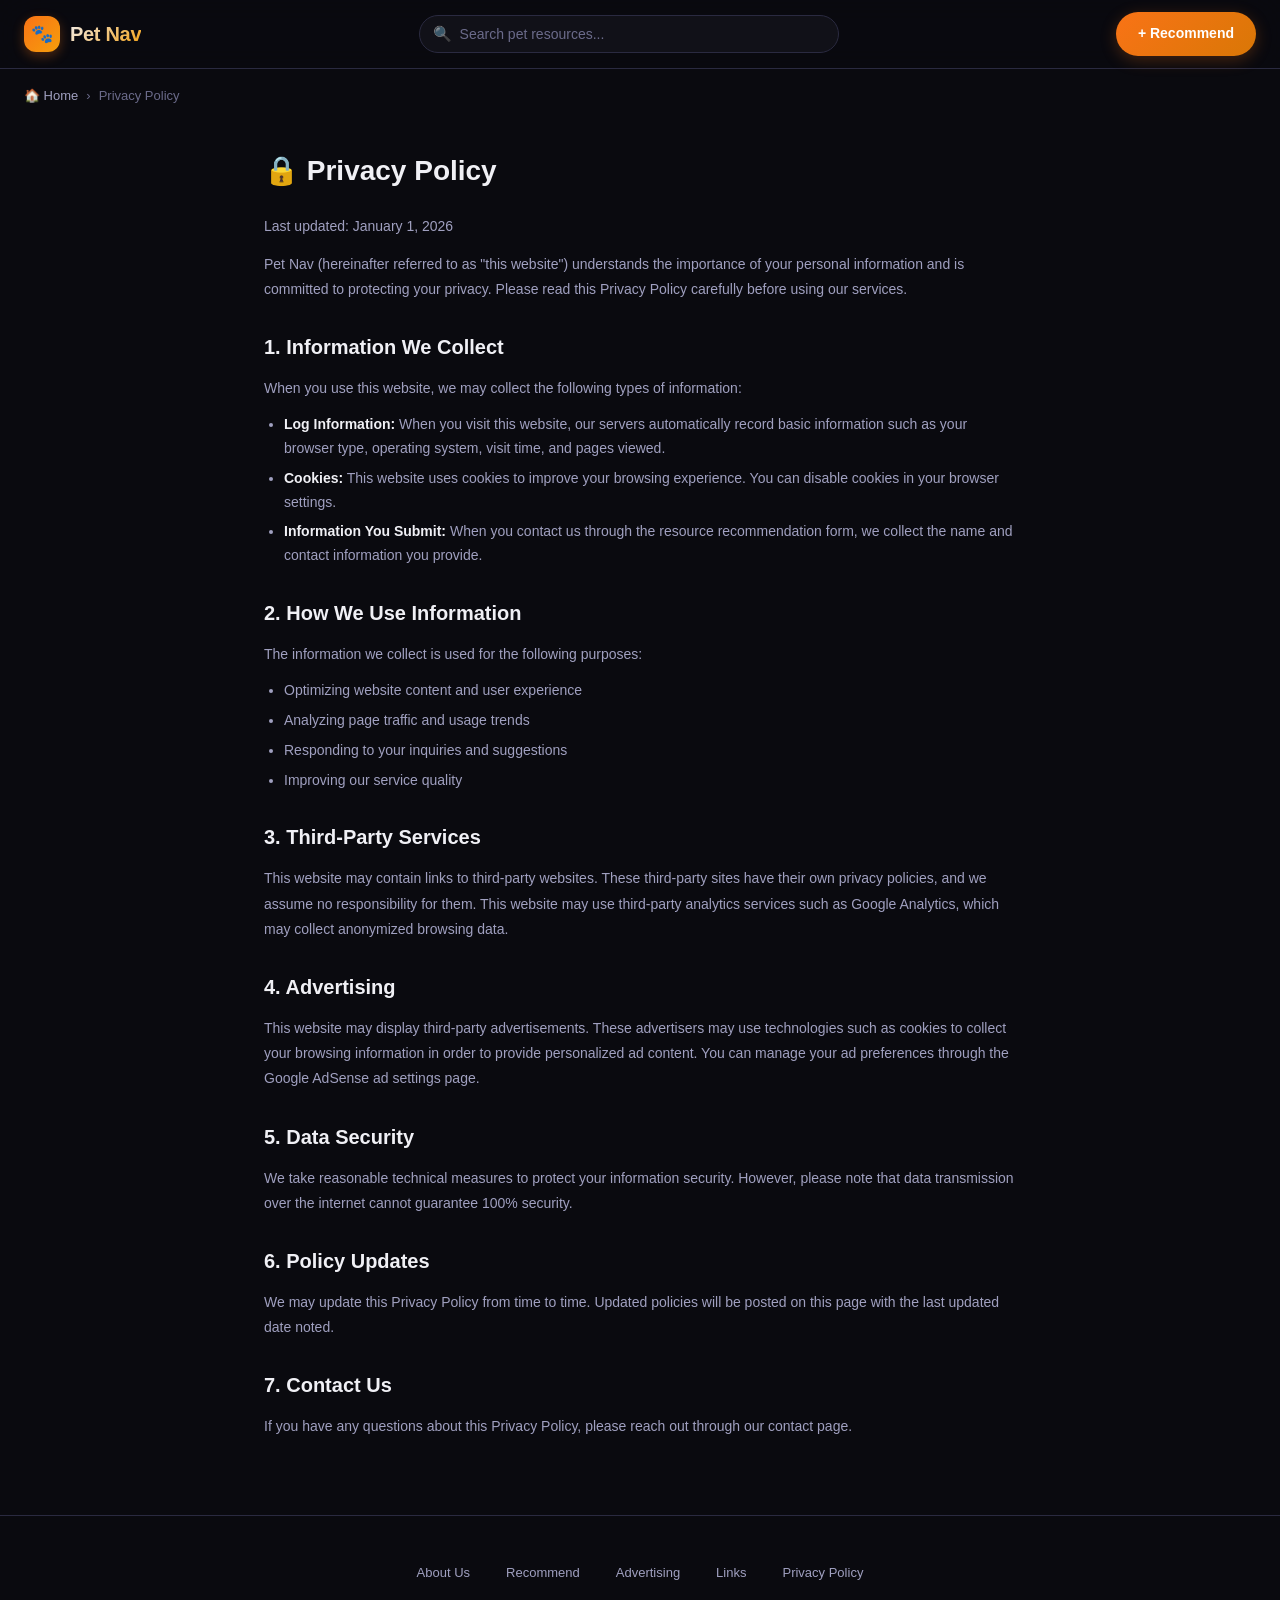
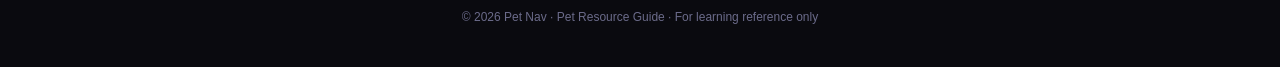
<file: privacy.html>
﻿<!DOCTYPE html><html lang="en"><head><meta charset="UTF-8"><meta name="viewport" content="width=device-width, initial-scale=1.0">
<meta name="google-site-verification" content="3oo1ja7AA0HiVp1oKQXMgiQd3FFTO9MNRyxlXl4qwM4" /><title>Privacy Policy — Pet Nav</title><meta name="description" content="Pet Nav Privacy Policy: learn how we collect, use, and protect your personal information."><link rel="stylesheet" href="style.css"></head><body>
<header>
<div class="header-inner"><a href="index.html" class="logo"><div class="logo-icon">🐾</div><span>Pet Nav</span></a><div class="search-box"><span class="search-icon">🔍</span><form action="index.html" method="get"><input type="text" name="q" placeholder="Search pet resources..." autocomplete="off"></form></div><div class="header-actions"><a href="contact.html" class="btn-submit">+ Recommend</a></div></div></header>
<div class="breadcrumb"><a href="index.html">🏠 Home</a><span class="sep">›</span><span>Privacy Policy</span></div>
<section class="content-page">
<h1>🔒 Privacy Policy</h1>
<p>Last updated: January 1, 2026</p>
<p>Pet Nav (hereinafter referred to as &quot;this website&quot;) understands the importance of your personal information and is committed to protecting your privacy. Please read this Privacy Policy carefully before using our services.</p>
<h2>1. Information We Collect</h2>
<p>When you use this website, we may collect the following types of information:</p>
<ul>
<li><strong>Log Information:</strong> When you visit this website, our servers automatically record basic information such as your browser type, operating system, visit time, and pages viewed.</li>
<li><strong>Cookies:</strong> This website uses cookies to improve your browsing experience. You can disable cookies in your browser settings.</li>
<li><strong>Information You Submit:</strong> When you contact us through the resource recommendation form, we collect the name and contact information you provide.</li>
</ul>
<h2>2. How We Use Information</h2>
<p>The information we collect is used for the following purposes:</p>
<ul>
<li>Optimizing website content and user experience</li>
<li>Analyzing page traffic and usage trends</li>
<li>Responding to your inquiries and suggestions</li>
<li>Improving our service quality</li>
</ul>
<h2>3. Third-Party Services</h2>
<p>This website may contain links to third-party websites. These third-party sites have their own privacy policies, and we assume no responsibility for them. This website may use third-party analytics services such as Google Analytics, which may collect anonymized browsing data.</p>
<h2>4. Advertising</h2>
<p>This website may display third-party advertisements. These advertisers may use technologies such as cookies to collect your browsing information in order to provide personalized ad content. You can manage your ad preferences through the Google AdSense ad settings page.</p>
<h2>5. Data Security</h2>
<p>We take reasonable technical measures to protect your information security. However, please note that data transmission over the internet cannot guarantee 100% security.</p>
<h2>6. Policy Updates</h2>
<p>We may update this Privacy Policy from time to time. Updated policies will be posted on this page with the last updated date noted.</p>
<h2>7. Contact Us</h2>
<p>If you have any questions about this Privacy Policy, please reach out through our <a href="contact.html" style="color:var(--accent);">contact page</a>.</p>
</section>
<footer><div class="links"><a href="about.html">About Us</a><a href="contact.html">Recommend</a><a href="contact.html">Advertising</a><a href="#">Links</a><a href="privacy.html">Privacy Policy</a></div><p>&copy; 2026 Pet Nav &middot; Pet Resource Guide &middot; For learning reference only</p></footer></body></html>
</file>
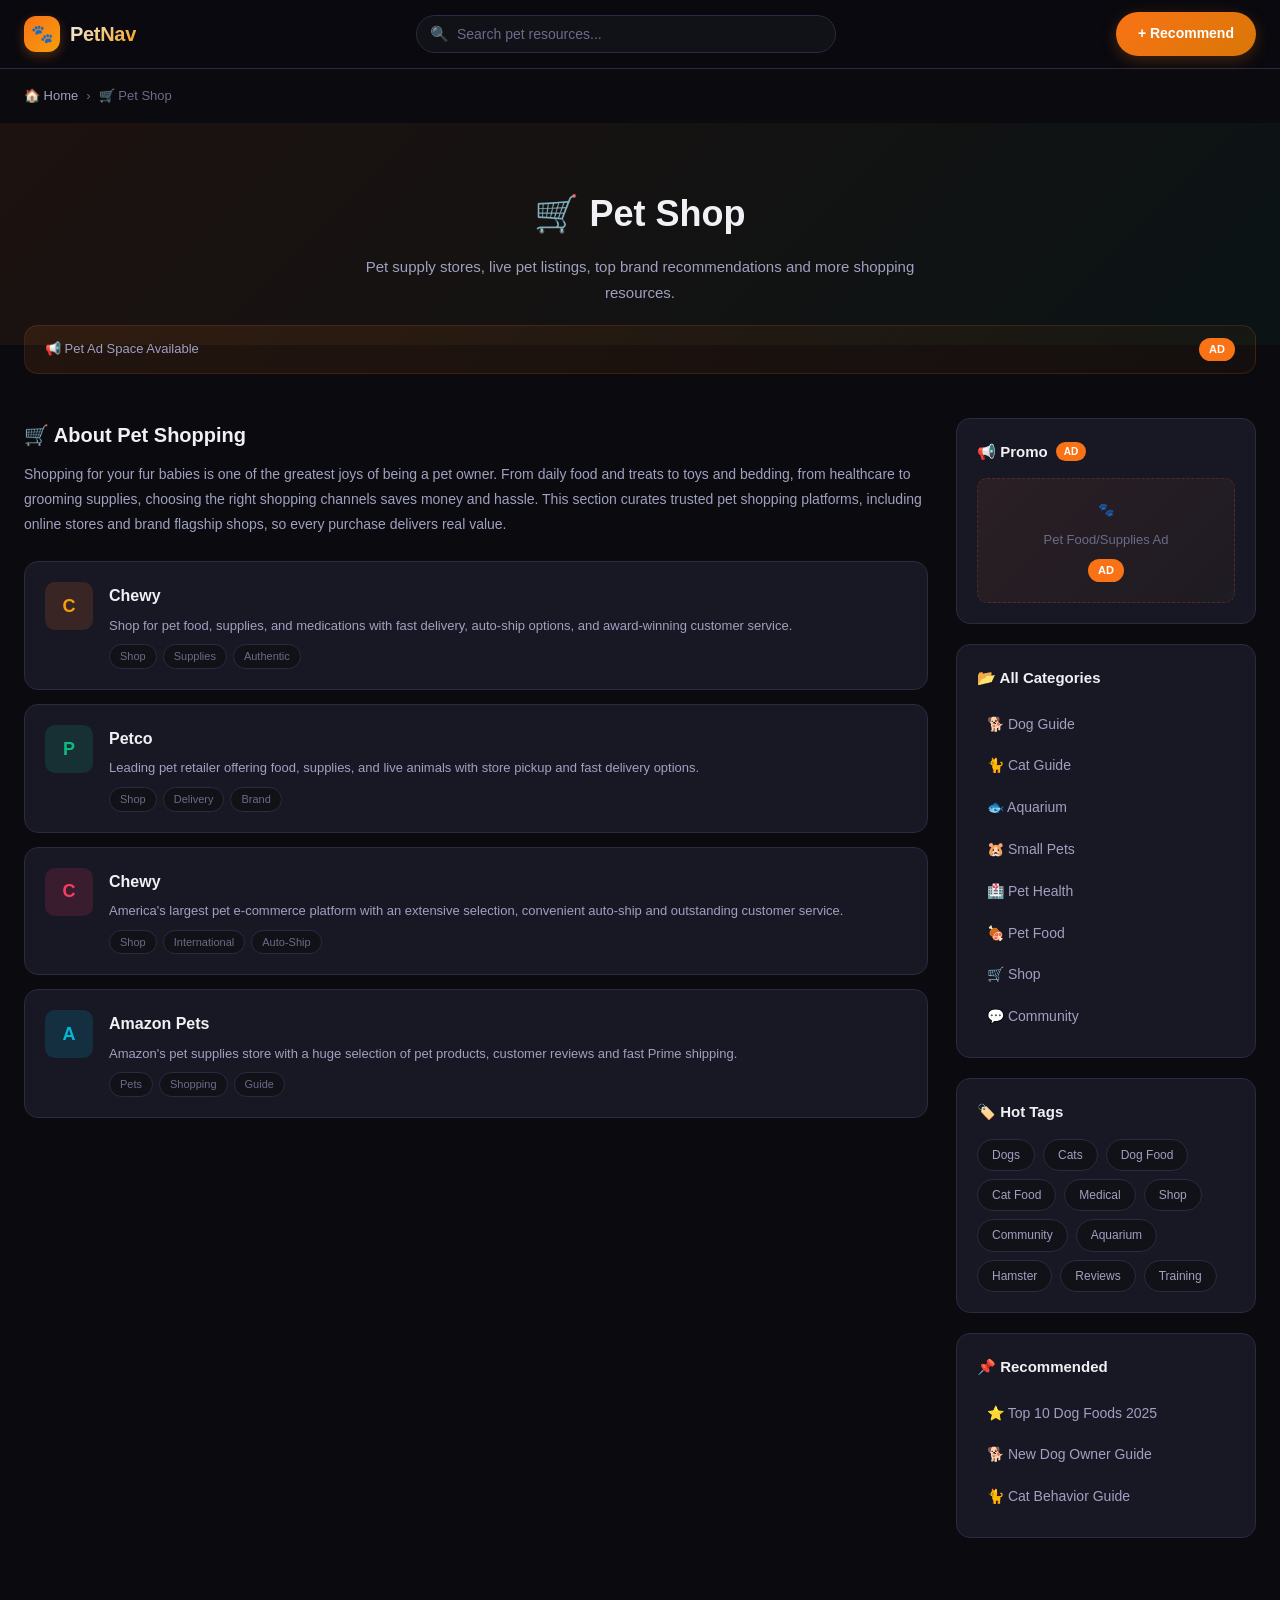
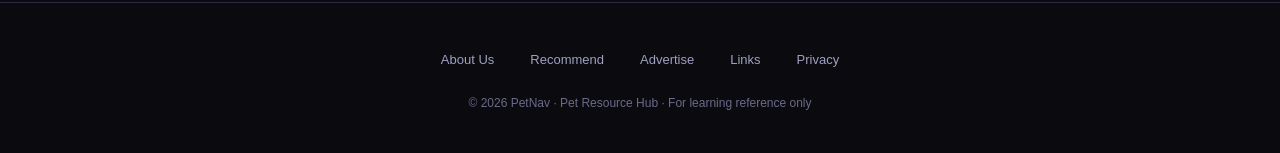
<file: shop.html>
﻿<!DOCTYPE html><html lang="zh-CN"><head><meta charset="UTF-8"><meta name="viewport" content="width=device-width, initial-scale=1.0">
<meta name="google-site-verification" content="3oo1ja7AA0HiVp1oKQXMgiQd3FFTO9MNRyxlXl4qwM4" /><title>🛒 Pet Shop — PetNav</title><meta name="description" content="Pet supply shopping recommendations: pet food, toys, bedding, live pet listings, and top brand products all in one place."><link rel="canonical" href="https://gremryong-cell.github.io/pet-nav-multi/shop.html"><link rel="stylesheet" href="style.css"></head><body>
<header><div class="header-inner"><a href="index.html" class="logo"><div class="logo-icon">🐾</div><span>PetNav</span></a><div class="search-box"><span class="search-icon">🔍</span><form action="index.html" method="get"><input type="text" name="q" placeholder="Search pet resources..." autocomplete="off"></form></div><div class="header-actions"><a href="contact.html" class="btn-submit">+ Recommend</a></div></div></header><div class="breadcrumb"><a href="index.html">🏠 Home</a><span class="sep">›</span><span>🛒 Pet Shop</span></div><section class="hero-inner"><h1>🛒 <span>Pet Shop</span></h1><p>Pet supply stores, live pet listings, top brand recommendations and more shopping resources.</p></section><div class="ad-banner-wrap"><div class="ad-banner" onclick="alert('广告位招租')"><span>📢 Pet Ad Space Available</span><span class="tag">AD</span></div></div><div class="main-layout"><main><div class="page-intro"><h2>🛒 About Pet Shopping</h2><p>Shopping for your fur babies is one of the greatest joys of being a pet owner. From daily food and treats to toys and bedding, from healthcare to grooming supplies, choosing the right shopping channels saves money and hassle. This section curates trusted pet shopping platforms, including online stores and brand flagship shops, so every purchase delivers real value.</p></div><div class="resources-list">
<div class="resource-item"><div class="ri-icon icon-amber">C</div><div class="ri-body"><h3><a href="https://www.chewy.com" target="_blank">Chewy</a></h3><p>Shop for pet food, supplies, and medications with fast delivery, auto-ship options, and award-winning customer service.</p><div class="ri-tags"><span>Shop</span><span>Supplies</span><span>Authentic</span></div></div></div>
<div class="resource-item"><div class="ri-icon icon-emerald">P</div><div class="ri-body"><h3><a href="https://www.petco.com" target="_blank">Petco</a></h3><p>Leading pet retailer offering food, supplies, and live animals with store pickup and fast delivery options.</p><div class="ri-tags"><span>Shop</span><span>Delivery</span><span>Brand</span></div></div></div>
<div class="resource-item"><div class="ri-icon icon-pink">C</div><div class="ri-body"><h3><a href="https://www.chewy.com" target="_blank">Chewy</a></h3><p>America's largest pet e-commerce platform with an extensive selection, convenient auto-ship and outstanding customer service.</p><div class="ri-tags"><span>Shop</span><span>International</span><span>Auto-Ship</span></div></div></div>
<div class="resource-item"><div class="ri-icon icon-sky">A</div><div class="ri-body"><h3><a href="https://www.amazon.com/pets" target="_blank">Amazon Pets</a></h3><p>Amazon's pet supplies store with a huge selection of pet products, customer reviews and fast Prime shipping.</p><div class="ri-tags"><span>Pets</span><span>Shopping</span><span>Guide</span></div></div></div></div></main>
<aside class="sidebar">
<div class="sidebar-widget"><h3>📢 Promo <span class="badge">AD</span></h3><div class="ad-sidebar" onclick="alert('广告位招租，请联系站长')"><span>🐾</span><span>Pet Food/Supplies Ad</span><span class="tag">AD</span></div></div>
<div class="sidebar-widget"><h3>📂 All Categories</h3><ul class="sidebar-links">
<li><a href="dogs.html">🐕 Dog Guide</a></li><li><a href="cats.html">🐈 Cat Guide</a></li><li><a href="fish.html">🐟 Aquarium</a></li><li><a href="small-pets.html">🐹 Small Pets</a></li><li><a href="health.html">🏥 Pet Health</a></li><li><a href="food-nutrition.html">🍖 Pet Food</a></li><li><a href="shop.html">🛒 Shop</a></li><li><a href="community.html">💬 Community</a></li>
</ul></div>
<div class="sidebar-widget"><h3>🏷️ Hot Tags</h3><div class="tags-cloud">
<a href="dogs.html">Dogs</a><a href="cats.html">Cats</a><a href="food-nutrition.html">Dog Food</a><a href="food-nutrition.html">Cat Food</a><a href="health.html">Medical</a><a href="shop.html">Shop</a><a href="community.html">Community</a><a href="fish.html">Aquarium</a><a href="small-pets.html">Hamster</a><a href="food-nutrition.html">Reviews</a><a href="dogs.html">Training</a>
</div></div>
<div class="sidebar-widget"><h3>📌 Recommended</h3><ul class="sidebar-links">
<li><a href="best-dog-food.html">⭐ Top 10 Dog Foods 2025</a></li><li><a href="dogs.html">🐕 New Dog Owner Guide</a></li><li><a href="cats.html">🐈 Cat Behavior Guide</a></li>
</ul></div>
</aside></div>
<footer><div class="links"><a href="about.html">About Us</a><a href="contact.html">Recommend</a><a href="contact.html">Advertise</a><a href="#">Links</a><a href="privacy.html">Privacy</a></div><p>&copy; 2026 PetNav &middot; Pet Resource Hub &middot; For learning reference only</p></footer></body></html>
</file>
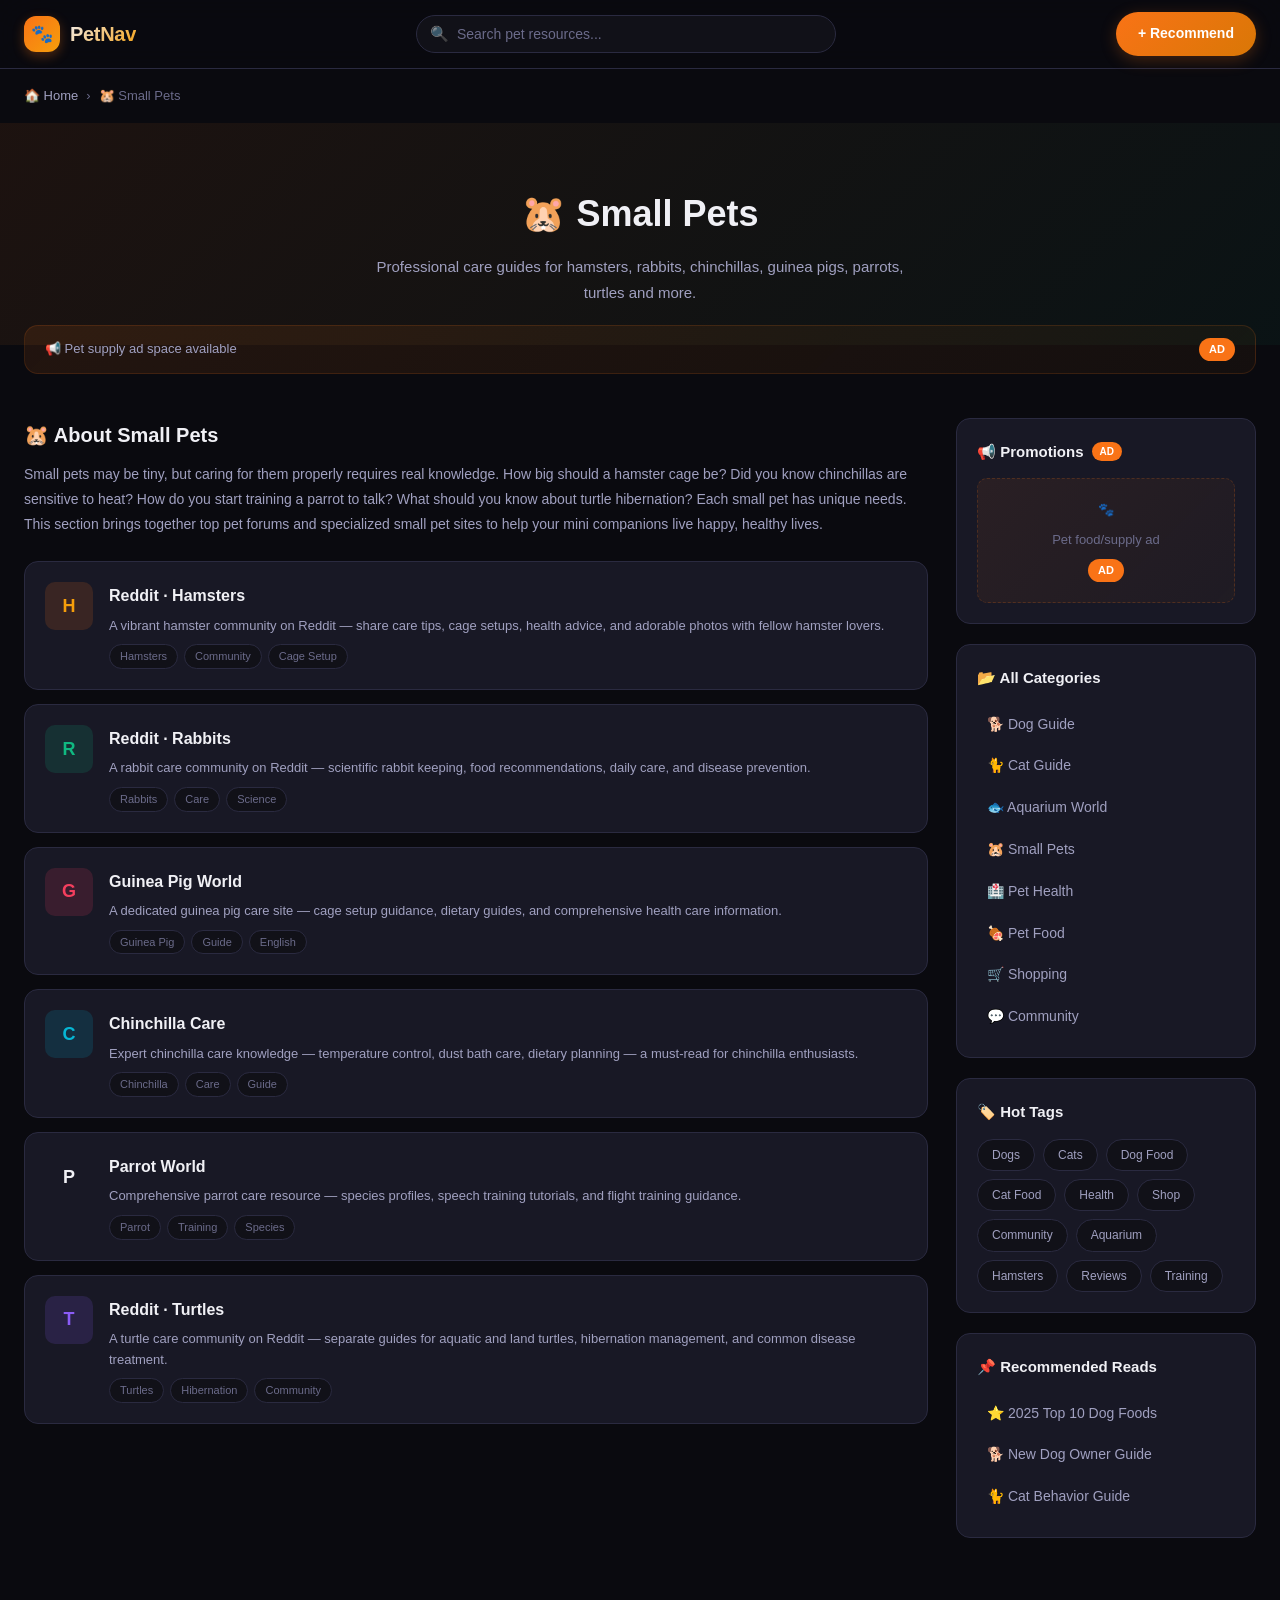
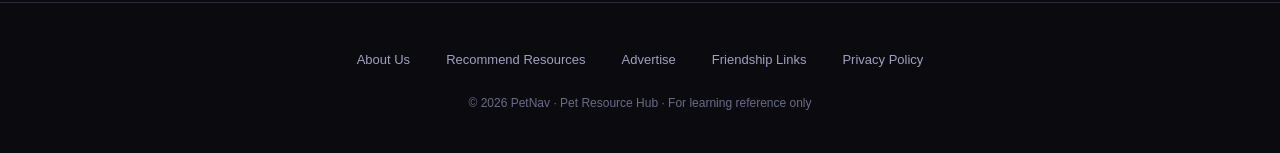
<file: small-pets.html>
﻿<!DOCTYPE html>
<html lang="en">
<head>
<meta charset="UTF-8">
<meta name="viewport" content="width=device-width, initial-scale=1.0">
<meta name="google-site-verification" content="3oo1ja7AA0HiVp1oKQXMgiQd3FFTO9MNRyxlXl4qwM4" />
<title>🐹 Small Pets — PetNav</title>
<meta name="description" content="Small pet care resources: hamsters, rabbits, chinchillas, guinea pigs, parrots, turtles and more.">
<link rel="canonical" href="https://gremryong-cell.github.io/pet-nav-multi/small-pets.html">
<link rel="stylesheet" href="style.css"></head>
<body>
<header>
<div class="header-inner">
<a href="index.html" class="logo"><div class="logo-icon">🐾</div><span>PetNav</span></a>
<div class="search-box"><span class="search-icon">🔍</span>
<form action="index.html" method="get"><input type="text" name="q" placeholder="Search pet resources..." autocomplete="off"></form>
</div>
<div class="header-actions"><a href="contact.html" class="btn-submit">+ Recommend</a></div>
</div>
</header>
<div class="breadcrumb"><a href="index.html">🏠 Home</a><span class="sep">›</span><span>🐹 Small Pets</span></div>
<section class="hero-inner">
<h1>🐹 <span>Small Pets</span></h1>
<p>Professional care guides for hamsters, rabbits, chinchillas, guinea pigs, parrots, turtles and more.</p>
</section>
<div class="ad-banner-wrap">
<div class="ad-banner" onclick="alert('Ad space available')"><span>📢 Pet supply ad space available</span><span class="tag">AD</span></div>
</div>
<div class="main-layout">
<main>
<div class="page-intro">
<h2>🐹 About Small Pets</h2>
<p>Small pets may be tiny, but caring for them properly requires real knowledge. How big should a hamster cage be? Did you know chinchillas are sensitive to heat? How do you start training a parrot to talk? What should you know about turtle hibernation? Each small pet has unique needs. This section brings together top pet forums and specialized small pet sites to help your mini companions live happy, healthy lives.</p>
</div>
<div class="resources-list">
<div class="resource-item"><div class="ri-icon icon-amber">H</div><div class="ri-body"><h3><a href="https://www.reddit.com/r/pets" target="_blank">Reddit · Hamsters</a></h3><p>A vibrant hamster community on Reddit — share care tips, cage setups, health advice, and adorable photos with fellow hamster lovers.</p><div class="ri-tags"><span>Hamsters</span><span>Community</span><span>Cage Setup</span></div></div></div>
<div class="resource-item"><div class="ri-icon icon-emerald">R</div><div class="ri-body"><h3><a href="https://www.reddit.com/r/pets" target="_blank">Reddit · Rabbits</a></h3><p>A rabbit care community on Reddit — scientific rabbit keeping, food recommendations, daily care, and disease prevention.</p><div class="ri-tags"><span>Rabbits</span><span>Care</span><span>Science</span></div></div></div>
<div class="resource-item"><div class="ri-icon icon-pink">G</div><div class="ri-body"><h3><a href="https://www.guineapigworld.com" target="_blank">Guinea Pig World</a></h3><p>A dedicated guinea pig care site — cage setup guidance, dietary guides, and comprehensive health care information.</p><div class="ri-tags"><span>Guinea Pig</span><span>Guide</span><span>English</span></div></div></div>
<div class="resource-item"><div class="ri-icon icon-sky">C</div><div class="ri-body"><h3><a href="https://www.chinchillacare.org" target="_blank">Chinchilla Care</a></h3><p>Expert chinchilla care knowledge — temperature control, dust bath care, dietary planning — a must-read for chinchilla enthusiasts.</p><div class="ri-tags"><span>Chinchilla</span><span>Care</span><span>Guide</span></div></div></div>
<div class="resource-item"><div class="ri-icon icon-rose">P</div><div class="ri-body"><h3><a href="https://www.parrotworld.net" target="_blank">Parrot World</a></h3><p>Comprehensive parrot care resource — species profiles, speech training tutorials, and flight training guidance.</p><div class="ri-tags"><span>Parrot</span><span>Training</span><span>Species</span></div></div></div>
<div class="resource-item"><div class="ri-icon icon-violet">T</div><div class="ri-body"><h3><a href="https://www.reddit.com/r/turtles" target="_blank">Reddit · Turtles</a></h3><p>A turtle care community on Reddit — separate guides for aquatic and land turtles, hibernation management, and common disease treatment.</p><div class="ri-tags"><span>Turtles</span><span>Hibernation</span><span>Community</span></div></div></div>
</div>
</main>
<aside class="sidebar">
<div class="sidebar-widget"><h3>📢 Promotions <span class="badge">AD</span></h3><div class="ad-sidebar" onclick="alert('Ad space available')"><span>🐾</span><span>Pet food/supply ad</span><span class="tag">AD</span></div></div>
<div class="sidebar-widget"><h3>📂 All Categories</h3><ul class="sidebar-links">
<li><a href="dogs.html">🐕 Dog Guide</a></li><li><a href="cats.html">🐈 Cat Guide</a></li><li><a href="fish.html">🐟 Aquarium World</a></li><li><a href="small-pets.html">🐹 Small Pets</a></li><li><a href="health.html">🏥 Pet Health</a></li><li><a href="food-nutrition.html">🍖 Pet Food</a></li><li><a href="shop.html">🛒 Shopping</a></li><li><a href="community.html">💬 Community</a></li>
</ul></div>
<div class="sidebar-widget"><h3>🏷️ Hot Tags</h3><div class="tags-cloud">
<a href="dogs.html">Dogs</a><a href="cats.html">Cats</a><a href="food-nutrition.html">Dog Food</a><a href="food-nutrition.html">Cat Food</a><a href="health.html">Health</a><a href="shop.html">Shop</a><a href="community.html">Community</a><a href="fish.html">Aquarium</a><a href="small-pets.html">Hamsters</a><a href="food-nutrition.html">Reviews</a><a href="dogs.html">Training</a>
</div></div>
<div class="sidebar-widget"><h3>📌 Recommended Reads</h3><ul class="sidebar-links">
<li><a href="best-dog-food.html">⭐ 2025 Top 10 Dog Foods</a></li><li><a href="dogs.html">🐕 New Dog Owner Guide</a></li><li><a href="cats.html">🐈 Cat Behavior Guide</a></li>
</ul></div>
</aside>
</div>
<footer>
<div class="links"><a href="about.html">About Us</a><a href="contact.html">Recommend Resources</a><a href="contact.html">Advertise</a><a href="#">Friendship Links</a><a href="privacy.html">Privacy Policy</a></div>
<p>&copy; 2026 PetNav · Pet Resource Hub · For learning reference only</p>
</footer></body>
</html>
</file>
<file: style.css>
﻿/* ===== PetNav Premium — Complete Redesign ===== */
*, *::before, *::after { margin:0; padding:0; box-sizing:border-box; }

:root {
  /* Premium dark palette with warm accents */
  --bg-primary: #0a0a0f;
  --bg-secondary: #111118;
  --bg-card: #181825;
  --bg-card-hover: #1e1e30;
  --bg-elevated: #222238;
  --border: #2a2a40;
  --border-light: #3a3a55;
  --text-primary: #f0f0f5;
  --text-secondary: #a0a0c0;
  --text-muted: #6b6b8a;
  
  /* Pet-themed accent colors */
  --accent-orange: #f97316;
  --accent-amber: #f59e0b;
  --accent-green: #10b981;
  --accent-rose: #f43f5e;
  --accent-purple: #8b5cf6;
  --accent-sky: #06b6d4;
  
  --radius: 14px;
  --radius-sm: 10px;
  --radius-lg: 20px;
  --shadow: 0 8px 32px rgba(0,0,0,0.45);
  --shadow-lg: 0 16px 48px rgba(0,0,0,0.6);
  --shadow-glow: 0 0 30px rgba(249,115,22,0.15);
  --transition: 0.3s cubic-bezier(0.4, 0, 0.2, 1);
}

html { scroll-behavior: smooth; }

body {
  font-family: -apple-system, BlinkMacSystemFont, "SF Pro Display", "Segoe UI", Roboto, sans-serif;
  background: var(--bg-primary);
  color: var(--text-primary);
  line-height: 1.7;
  min-height: 100vh;
  -webkit-font-smoothing: antialiased;
}

a { color: inherit; text-decoration: none; }
ul, ol { list-style: none; }
img { max-width: 100%; display: block; }

/* Scrollbar */
::-webkit-scrollbar { width: 8px; }
::-webkit-scrollbar-track { background: var(--bg-primary); }
::-webkit-scrollbar-thumb { background: var(--border); border-radius: 4px; }
::-webkit-scrollbar-thumb:hover { background: var(--border-light); }

/* Selection */
::selection { background: rgba(249,115,22,0.3); color: #fff; }

/* ===== Header ===== */
header {
  position: sticky; top: 0; z-index: 100;
  backdrop-filter: blur(24px) saturate(1.5);
  -webkit-backdrop-filter: blur(24px) saturate(1.5);
  background: rgba(10,10,15,0.75);
  border-bottom: 1px solid var(--border);
}
.header-inner {
  max-width: 1280px; margin: 0 auto;
  display: flex; align-items: center; justify-content: space-between;
  padding: 12px 24px; gap: 16px;
}
.logo {
  display: flex; align-items: center; gap: 10px;
  font-size: 20px; font-weight: 800;
  white-space: nowrap;
  letter-spacing: -0.3px;
}
.logo-icon {
  width: 36px; height: 36px;
  border-radius: 12px;
  background: linear-gradient(135deg, var(--accent-orange), var(--accent-amber));
  display: flex; align-items: center; justify-content: center;
  font-size: 18px; color: #0a0a0f;
  box-shadow: 0 4px 12px rgba(249,115,22,0.3);
}
.logo span {
  background: linear-gradient(135deg, #f0f0f5, var(--accent-amber));
  -webkit-background-clip: text; -webkit-text-fill-color: transparent;
  background-clip: text;
}
.search-box {
  flex: 1; max-width: 420px; position: relative;
}
.search-icon {
  position: absolute; left: 14px; top: 50%; transform: translateY(-50%);
  font-size: 15px; opacity: 0.6; pointer-events: none;
}
.search-box input {
  width: 100%; padding: 10px 14px 10px 40px;
  border: 1px solid var(--border);
  border-radius: 100px;
  background: var(--bg-secondary);
  color: var(--text-primary);
  font-size: 14px; outline: none;
  transition: var(--transition);
}
.search-box input:focus {
  border-color: var(--accent-orange);
  box-shadow: 0 0 0 3px rgba(249,115,22,0.15);
}
.search-box input::placeholder { color: var(--text-muted); }
.btn-submit {
  display: inline-flex; align-items: center; gap: 6px;
  padding: 10px 22px;
  border-radius: 100px;
  background: linear-gradient(135deg, var(--accent-orange), #d97706);
  color: #fff; font-size: 14px; font-weight: 600;
  transition: var(--transition);
  white-space: nowrap;
  box-shadow: 0 4px 16px rgba(249,115,22,0.25);
}
.btn-submit:hover {
  transform: translateY(-2px);
  box-shadow: 0 6px 24px rgba(249,115,22,0.4);
}

/* ===== Premium Hero Section ===== */
.hero {
  position: relative;
  min-height: 480px;
  display: flex; flex-direction: column; align-items: center; justify-content: center;
  text-align: center;
  padding: 80px 24px 60px;
  overflow: hidden;
}
.hero::before {
  content: '';
  position: absolute; inset: 0;
  background:
    url('https://images.unsplash.com/photo-1450778869180-41d0601e046e?w=1600&q=80') center center / cover no-repeat;
  filter: brightness(0.4) saturate(0.8);
  z-index: 0;
}
.hero::after {
  content: '';
  position: absolute; inset: 0;
  background: linear-gradient(180deg, rgba(10,10,15,0.3) 0%, rgba(10,10,15,0.85) 100%);
  z-index: 1;
}
.hero h1 {
  position: relative; z-index: 2;
  font-size: clamp(32px, 5vw, 56px);
  font-weight: 800;
  letter-spacing: -1px;
  line-height: 1.15;
  margin-bottom: 16px;
}
.hero h1 span {
  background: linear-gradient(135deg, var(--accent-orange), var(--accent-amber), var(--accent-rose));
  -webkit-background-clip: text; -webkit-text-fill-color: transparent;
  background-clip: text;
}
.hero p {
  position: relative; z-index: 2;
  font-size: clamp(15px, 1.5vw, 18px);
  color: var(--text-secondary);
  max-width: 640px;
  line-height: 1.7;
}

/* ===== Ad Banner ===== */
.ad-banner-wrap {
  max-width: 1280px; margin: -20px auto 20px;
  padding: 0 24px; position: relative; z-index: 3;
}
.ad-banner {
  display: flex; align-items: center; justify-content: space-between;
  padding: 12px 20px;
  border-radius: var(--radius);
  background: linear-gradient(135deg, rgba(249,115,22,0.1), rgba(217,119,6,0.05));
  border: 1px solid rgba(249,115,22,0.15);
  font-size: 13px; color: var(--text-secondary); cursor: pointer;
  transition: var(--transition);
}
.ad-banner:hover {
  border-color: rgba(249,115,22,0.3);
  background: linear-gradient(135deg, rgba(249,115,22,0.15), rgba(217,119,6,0.08));
}
.ad-banner .tag {
  padding: 2px 10px; border-radius: 100px;
  background: var(--accent-orange); color: #fff;
  font-size: 11px; font-weight: 700;
}

/* ===== Main Layout ===== */
.main-layout {
  max-width: 1280px; margin: 0 auto;
  display: grid; grid-template-columns: 1fr 300px; gap: 28px;
  padding: 24px;
}
@media (max-width: 900px) {
  .main-layout { grid-template-columns: 1fr; }
}

/* ===== Category Grid ===== */
.cat-grid {
  display: grid;
  grid-template-columns: repeat(auto-fill, minmax(240px, 1fr));
  gap: 18px;
  margin-bottom: 32px;
}
.cat-card {
  display: flex; flex-direction: column;
  padding: 24px;
  border-radius: var(--radius);
  background: var(--bg-card);
  border: 1px solid var(--border);
  transition: var(--transition);
  cursor: pointer;
  position: relative;
  overflow: hidden;
}
.cat-card::before {
  content: '';
  position: absolute; top: 0; left: 0; right: 0; height: 3px;
  background: linear-gradient(90deg, var(--accent-orange), var(--accent-amber));
  opacity: 0;
  transition: var(--transition);
}
.cat-card:hover {
  transform: translateY(-6px);
  border-color: var(--border-light);
  box-shadow: var(--shadow-lg);
  background: var(--bg-card-hover);
}
.cat-card:hover::before { opacity: 1; }
.cc-icon {
  font-size: 36px; margin-bottom: 12px;
}
.cat-card h3 {
  font-size: 18px; font-weight: 700;
  margin-bottom: 8px;
  color: var(--text-primary);
}
.cat-card p {
  font-size: 13px; color: var(--text-secondary);
  line-height: 1.6; margin-bottom: 12px;
  flex: 1;
}
.cc-count {
  font-size: 13px; font-weight: 600;
  color: var(--accent-orange);
  display: flex; align-items: center; gap: 4px;
}

/* ===== Featured Section ===== */
.featured-box {
  background: linear-gradient(135deg, var(--bg-card), var(--bg-elevated));
  border-radius: var(--radius);
  border: 1px solid var(--border);
  padding: 28px;
  margin-bottom: 32px;
  position: relative;
  overflow: hidden;
}
.featured-box::before {
  content: '⭐';
  position: absolute; top: -10px; right: -10px;
  font-size: 60px; opacity: 0.08;
}
.featured-box p {
  font-size: 14px; color: var(--text-secondary);
  line-height: 1.8;
  position: relative; z-index: 1;
}
.featured-box strong {
  color: var(--text-primary);
}
.featured-box a {
  color: var(--accent-orange);
  font-weight: 600;
  transition: var(--transition);
}
.featured-box a:hover {
  color: var(--accent-amber);
  text-decoration: underline;
}

/* ===== Sidebar ===== */
.sidebar { display: flex; flex-direction: column; gap: 20px; }
.sidebar-widget {
  background: var(--bg-card);
  border-radius: var(--radius);
  border: 1px solid var(--border);
  padding: 20px;
}
.sidebar-widget h3 {
  font-size: 15px; font-weight: 700;
  margin-bottom: 14px;
  display: flex; align-items: center; gap: 8px;
}
.sidebar-widget .badge {
  padding: 1px 8px; border-radius: 100px;
  background: var(--accent-orange); color: #fff;
  font-size: 10px; font-weight: 700;
}
.ad-sidebar {
  display: flex; flex-direction: column; align-items: center;
  gap: 8px; padding: 20px;
  border-radius: var(--radius-sm);
  background: linear-gradient(135deg, rgba(249,115,22,0.08), rgba(217,119,6,0.04));
  border: 1px dashed rgba(249,115,22,0.2);
  cursor: pointer; text-align: center;
  font-size: 13px; color: var(--text-muted);
  transition: var(--transition);
}
.ad-sidebar:hover {
  border-color: rgba(249,115,22,0.4);
  background: linear-gradient(135deg, rgba(249,115,22,0.12), rgba(217,119,6,0.06));
}
.ad-sidebar .tag {
  padding: 2px 10px; border-radius: 100px;
  background: var(--accent-orange); color: #fff;
  font-size: 11px; font-weight: 700;
}
.sidebar-links { display: flex; flex-direction: column; gap: 2px; }
.sidebar-links li a {
  display: block; padding: 8px 10px;
  border-radius: var(--radius-sm);
  font-size: 14px; color: var(--text-secondary);
  transition: var(--transition);
}
.sidebar-links li a:hover {
  background: var(--bg-card-hover);
  color: var(--text-primary);
  padding-left: 14px;
}
.tags-cloud {
  display: flex; flex-wrap: wrap; gap: 8px;
}
.tags-cloud a {
  padding: 5px 14px;
  border-radius: 100px;
  background: var(--bg-secondary);
  border: 1px solid var(--border);
  font-size: 12px; color: var(--text-secondary);
  transition: var(--transition);
}
.tags-cloud a:hover {
  border-color: var(--accent-orange);
  color: var(--accent-orange);
  background: rgba(249,115,22,0.1);
}

/* ===== Breadcrumb ===== */
.breadcrumb {
  max-width: 1280px; margin: 0 auto;
  padding: 16px 24px;
  font-size: 13px; color: var(--text-muted);
  display: flex; align-items: center; gap: 8px;
}
.breadcrumb a { color: var(--text-secondary); transition: var(--transition); }
.breadcrumb a:hover { color: var(--accent-orange); }
.breadcrumb .sep { color: var(--text-muted); }

/* ===== Hero for Inner Pages ===== */
.hero-inner {
  position: relative;
  padding: 60px 24px 40px;
  text-align: center;
  overflow: hidden;
}
.hero-inner::before {
  content: '';
  position: absolute; inset: 0;
  background: linear-gradient(135deg, rgba(249,115,22,0.08), rgba(16,185,129,0.05));
  z-index: 0;
}
.hero-inner h1 {
  position: relative; z-index: 1;
  font-size: clamp(24px, 3vw, 36px);
  font-weight: 800;
  margin-bottom: 10px;
}
.hero-inner p {
  position: relative; z-index: 1;
  font-size: 15px; color: var(--text-secondary);
  max-width: 560px; margin: 0 auto;
}

/* ===== Content Page (About, Contact, Privacy) ===== */
.content-page {
  max-width: 800px; margin: 0 auto;
  padding: 24px;
}
.content-page h1 {
  font-size: 28px; font-weight: 800;
  margin-bottom: 20px;
}
.content-page h2 {
  font-size: 20px; font-weight: 700;
  margin: 28px 0 12px;
  color: var(--text-primary);
}
.content-page p {
  font-size: 14px; color: var(--text-secondary);
  line-height: 1.8;
  margin-bottom: 12px;
}
.content-page ul { margin: 12px 0 20px; padding-left: 20px; }
.content-page ul li {
  font-size: 14px; color: var(--text-secondary);
  line-height: 1.7;
  margin-bottom: 6px;
  list-style: disc;
}
.content-page strong { color: var(--text-primary); }

/* ===== Resource List (Category Pages) ===== */
.page-intro {
  margin-bottom: 24px;
}
.page-intro h2 {
  font-size: 20px; font-weight: 700;
  margin-bottom: 10px;
}
.page-intro p {
  font-size: 14px; color: var(--text-secondary);
  line-height: 1.8;
}
.resources-list {
  display: flex; flex-direction: column; gap: 14px;
}
.resource-item {
  display: flex; gap: 16px;
  padding: 20px;
  border-radius: var(--radius);
  background: var(--bg-card);
  border: 1px solid var(--border);
  transition: var(--transition);
}
.resource-item:hover {
  border-color: var(--border-light);
  transform: translateX(4px);
  background: var(--bg-card-hover);
}
.ri-icon {
  width: 48px; height: 48px; min-width: 48px;
  border-radius: var(--radius-sm);
  display: flex; align-items: center; justify-content: center;
  font-size: 18px; font-weight: 700;
}
.icon-amber { background: rgba(249,115,22,0.15); color: var(--accent-amber); }
.icon-emerald { background: rgba(16,185,129,0.15); color: var(--accent-green); }
.icon-pink { background: rgba(244,63,94,0.15); color: var(--accent-rose); }
.icon-sky { background: rgba(6,182,212,0.15); color: var(--accent-sky); }
.icon-violet { background: rgba(139,92,246,0.15); color: var(--accent-purple); }
.ri-body { flex: 1; min-width: 0; }
.ri-body h3 { font-size: 16px; font-weight: 600; margin-bottom: 6px; }
.ri-body h3 a { transition: var(--transition); }
.ri-body h3 a:hover { color: var(--accent-orange); }
.ri-body p {
  font-size: 13px; color: var(--text-secondary);
  line-height: 1.6; margin-bottom: 8px;
}
.ri-tags { display: flex; flex-wrap: wrap; gap: 6px; }
.ri-tags span {
  padding: 2px 10px;
  border-radius: 100px;
  background: var(--bg-secondary);
  border: 1px solid var(--border);
  font-size: 11px; color: var(--text-muted);
}

/* ===== Footer ===== */
footer {
  border-top: 1px solid var(--border);
  padding: 40px 24px;
  text-align: center;
  margin-top: 40px;
}
footer .links {
  display: flex; justify-content: center; flex-wrap: wrap; gap: 4px;
  margin-bottom: 16px;
}
footer .links a {
  padding: 6px 16px;
  font-size: 13px; color: var(--text-secondary);
  transition: var(--transition);
  border-radius: 100px;
}
footer .links a:hover {
  color: var(--accent-orange);
  background: rgba(249,115,22,0.08);
}
footer p {
  font-size: 12px; color: var(--text-muted);
}

/* ===== Section Title ===== */
.section-title {
  font-size: 20px; font-weight: 700;
  margin-bottom: 16px;
  display: flex; align-items: center; gap: 8px;
}

/* ===== Dog Food Article Styles ===== */
.article-content {
  max-width: 800px; margin: 0 auto;
  padding: 24px;
}
.article-content h1 {
  font-size: 28px; font-weight: 800;
  margin-bottom: 16px;
}
.article-content h2 {
  font-size: 22px; font-weight: 700;
  margin: 32px 0 14px;
  padding-bottom: 8px;
  border-bottom: 2px solid var(--border);
}
.article-content h3 {
  font-size: 18px; font-weight: 600;
  margin: 24px 0 10px;
}
.article-content p {
  font-size: 14px; color: var(--text-secondary);
  line-height: 1.8;
  margin-bottom: 12px;
}
.article-content ul, .article-content ol {
  margin: 10px 0 18px;
  padding-left: 20px;
}
.article-content li {
  font-size: 14px; color: var(--text-secondary);
  line-height: 1.7;
  margin-bottom: 6px;
}
.article-content ul li { list-style: disc; }
.article-content ol li { list-style: decimal; }
.article-content strong { color: var(--text-primary); }

/* ===== Responsive ===== */
@media (max-width: 640px) {
  .header-inner { padding: 10px 16px; }
  .search-box { max-width: 160px; }
  .cat-grid { grid-template-columns: 1fr; }
  .hero { min-height: 360px; padding: 60px 20px 40px; }
  .main-layout { padding: 16px; }
  .resource-item { flex-direction: column; }
}
/* ===== Dog Food Article Premium Styles ===== */
.article {
  max-width: 860px; margin: 0 auto;
  padding: 24px;
}
.article h1 {
  font-size: 32px; font-weight: 800;
  line-height: 1.2; margin-bottom: 16px;
  letter-spacing: -0.5px;
}
.article .meta {
  font-size: 13px; color: var(--text-muted);
  margin-bottom: 24px; padding-bottom: 16px;
  border-bottom: 1px solid var(--border);
}
.article h2 {
  font-size: 24px; font-weight: 700;
  margin: 36px 0 14px;
  padding-bottom: 8px;
  border-bottom: 2px solid var(--border);
}
.article h3 {
  font-size: 18px; font-weight: 600;
  margin: 24px 0 10px;
  color: var(--accent-amber);
}
.article p {
  font-size: 14px; color: var(--text-secondary);
  line-height: 1.8; margin-bottom: 12px;
}
.article ul, .article ol {
  margin: 10px 0 18px; padding-left: 20px;
}
.article li {
  font-size: 14px; color: var(--text-secondary);
  line-height: 1.7; margin-bottom: 6px;
}
.article ul li { list-style: disc; }
.article ol li { list-style: decimal; }

/* Table of Contents */
.toc {
  background: var(--bg-card);
  border-radius: var(--radius);
  border: 1px solid var(--border);
  padding: 20px 24px;
  margin-bottom: 24px;
}
.toc h3 { font-size: 16px; font-weight: 700; margin-bottom: 10px; color: var(--text-primary); }
.toc ol { margin: 0; padding-left: 18px; }
.toc li {
  font-size: 13px; color: var(--text-secondary);
  margin-bottom: 6px; list-style: decimal;
  cursor: pointer; transition: var(--transition);
}
.toc li:hover { color: var(--accent-orange); }

/* Review Card */
.review-card {
  background: var(--bg-card);
  border-radius: var(--radius);
  border: 1px solid var(--border);
  padding: 24px;
  margin-bottom: 20px;
  transition: var(--transition);
}
.review-card:hover {
  border-color: var(--border-light);
  box-shadow: var(--shadow);
}
.review-card .rating {
  display: inline-flex; align-items: center; gap: 6px;
  padding: 4px 12px;
  border-radius: 100px;
  background: rgba(249,115,22,0.15);
  font-size: 13px; font-weight: 700; color: var(--accent-amber);
  margin-bottom: 10px;
}
.review-card .stars { color: var(--accent-amber); letter-spacing: 2px; }
.review-card h3 { font-size: 18px; font-weight: 700; margin-bottom: 6px; color: var(--text-primary); }
.review-card p { font-size: 13px; color: var(--text-secondary); line-height: 1.7; margin-bottom: 8px; }

/* Pros & Cons */
.pros-cons { display: grid; grid-template-columns: 1fr 1fr; gap: 12px; margin: 12px 0; }
@media (max-width: 640px) { .pros-cons { grid-template-columns: 1fr; } }
.pros, .cons {
  padding: 12px 16px;
  border-radius: var(--radius-sm);
  font-size: 13px;
}
.pros { background: rgba(16,185,129,0.1); border: 1px solid rgba(16,185,129,0.2); }
.cons { background: rgba(244,63,94,0.1); border: 1px solid rgba(244,63,94,0.2); }
.pros::before { content: "✅ Pros"; display: block; font-weight: 700; margin-bottom: 6px; color: var(--accent-green); }
.cons::before { content: "❌ Cons"; display: block; font-weight: 700; margin-bottom: 6px; color: var(--accent-rose); }

/* Buy Button */
.btn-buy {
  display: inline-flex; align-items: center; gap: 6px;
  margin-top: 8px; padding: 8px 20px;
  border-radius: 100px;
  background: linear-gradient(135deg, var(--accent-orange), #d97706);
  color: #fff; font-size: 13px; font-weight: 600;
  transition: var(--transition);
}
.btn-buy:hover {
  transform: translateY(-2px);
  box-shadow: 0 4px 16px rgba(249,115,22,0.35);
}

/* Comparison Table */
.comp-table { overflow-x: auto; margin: 20px 0; }
.comp-table table {
  width: 100%; border-collapse: collapse;
  font-size: 13px;
}
.comp-table th {
  background: var(--bg-elevated);
  color: var(--text-primary); font-weight: 700;
  padding: 12px 14px; text-align: left;
  border-bottom: 2px solid var(--border);
}
.comp-table td {
  padding: 11px 14px;
  border-bottom: 1px solid var(--border);
  color: var(--text-secondary);
}
.comp-table tr:hover td { background: var(--bg-card-hover); }

/* FAQ */
.faq-item {
  background: var(--bg-card);
  border-radius: var(--radius);
  border: 1px solid var(--border);
  padding: 20px;
  margin-bottom: 12px;
}
.faq-item h4 {
  font-size: 15px; font-weight: 700;
  margin-bottom: 8px;
  color: var(--accent-amber);
}
.faq-item p {
  font-size: 13px; color: var(--text-secondary);
  line-height: 1.7;
}
</file>
